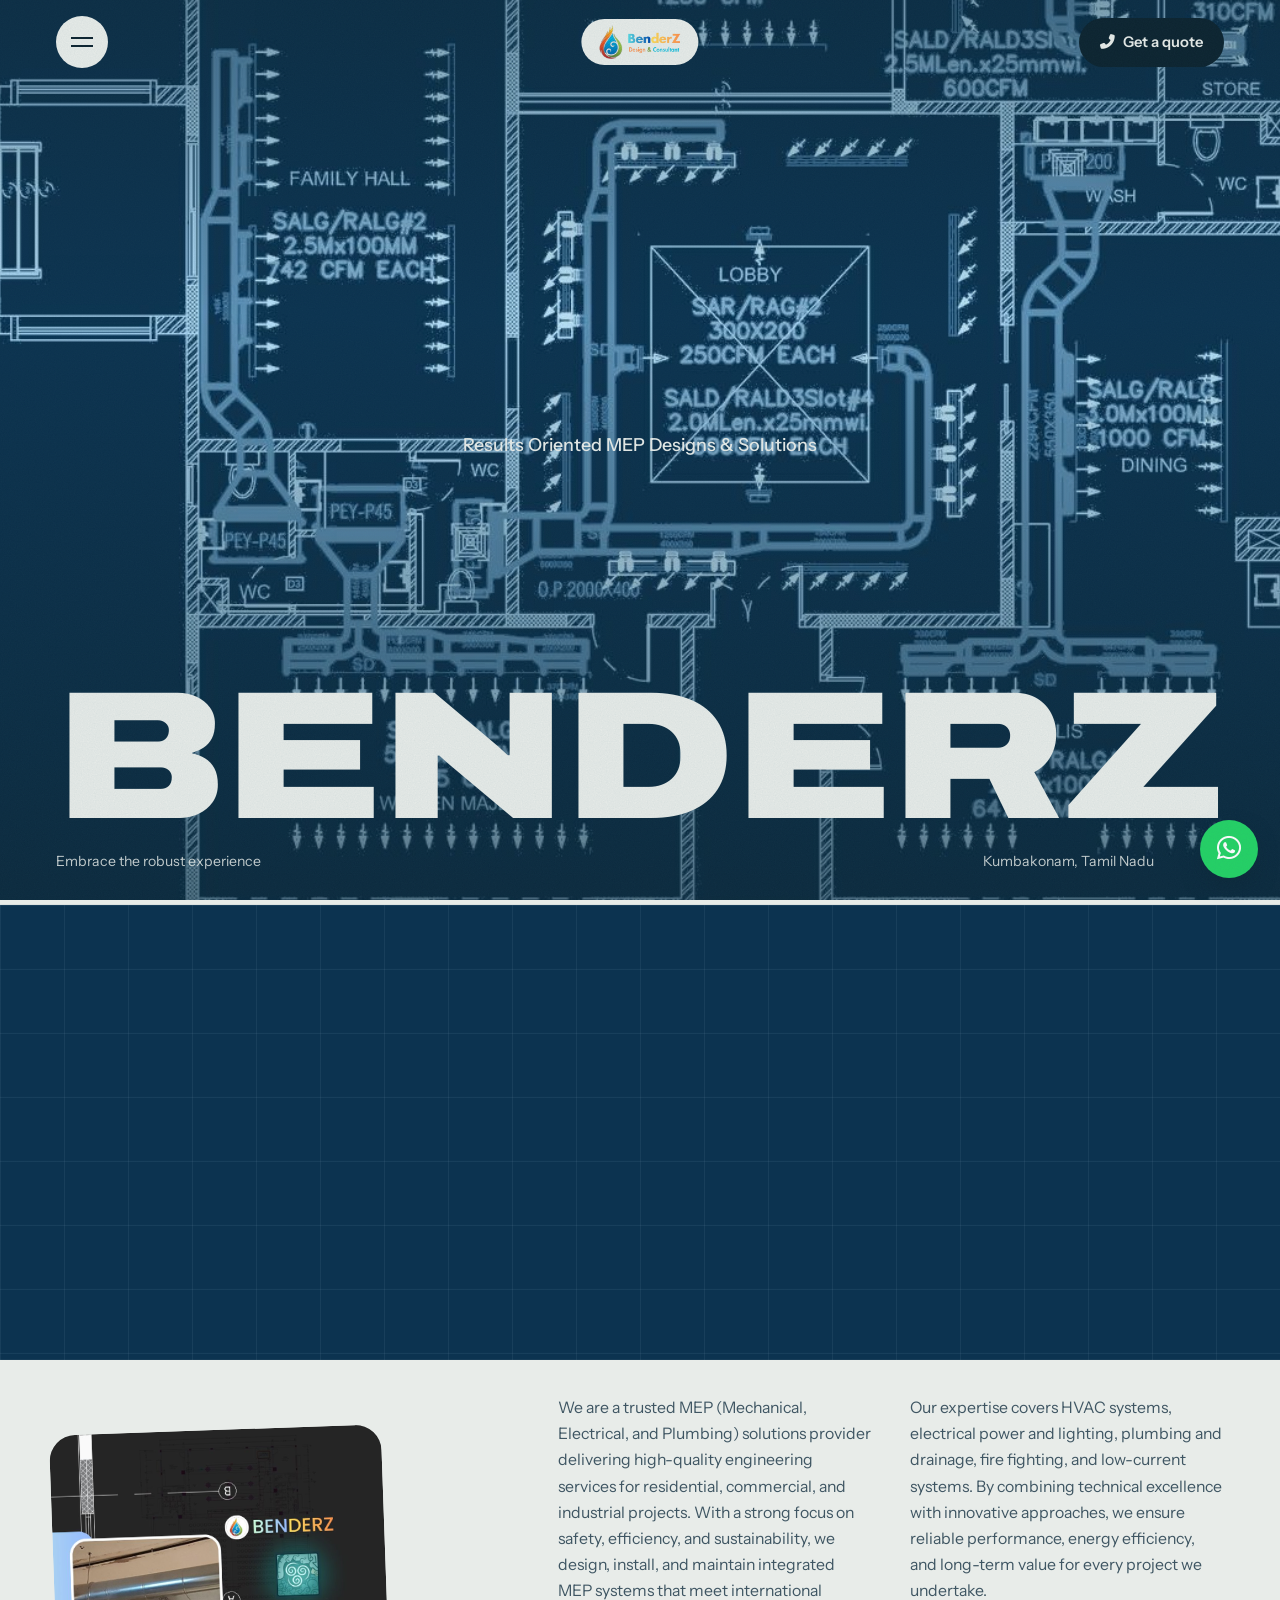
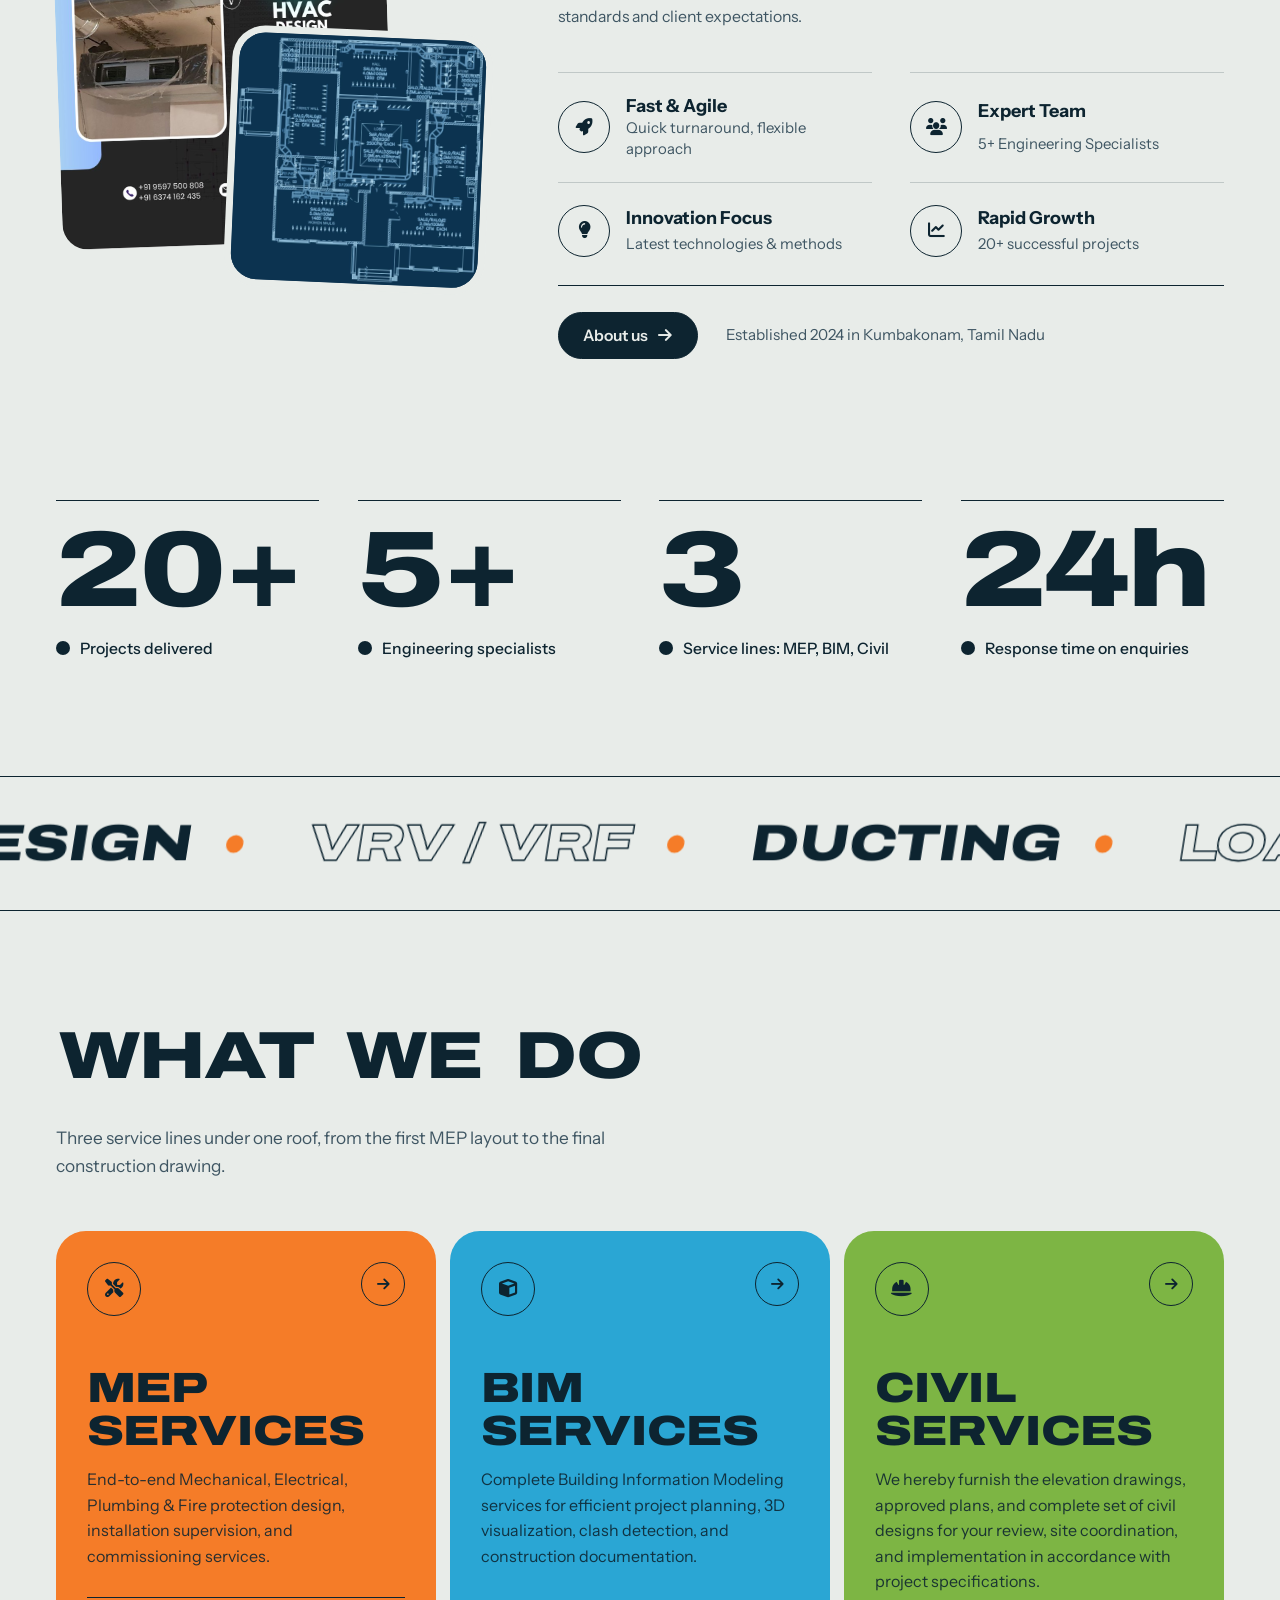
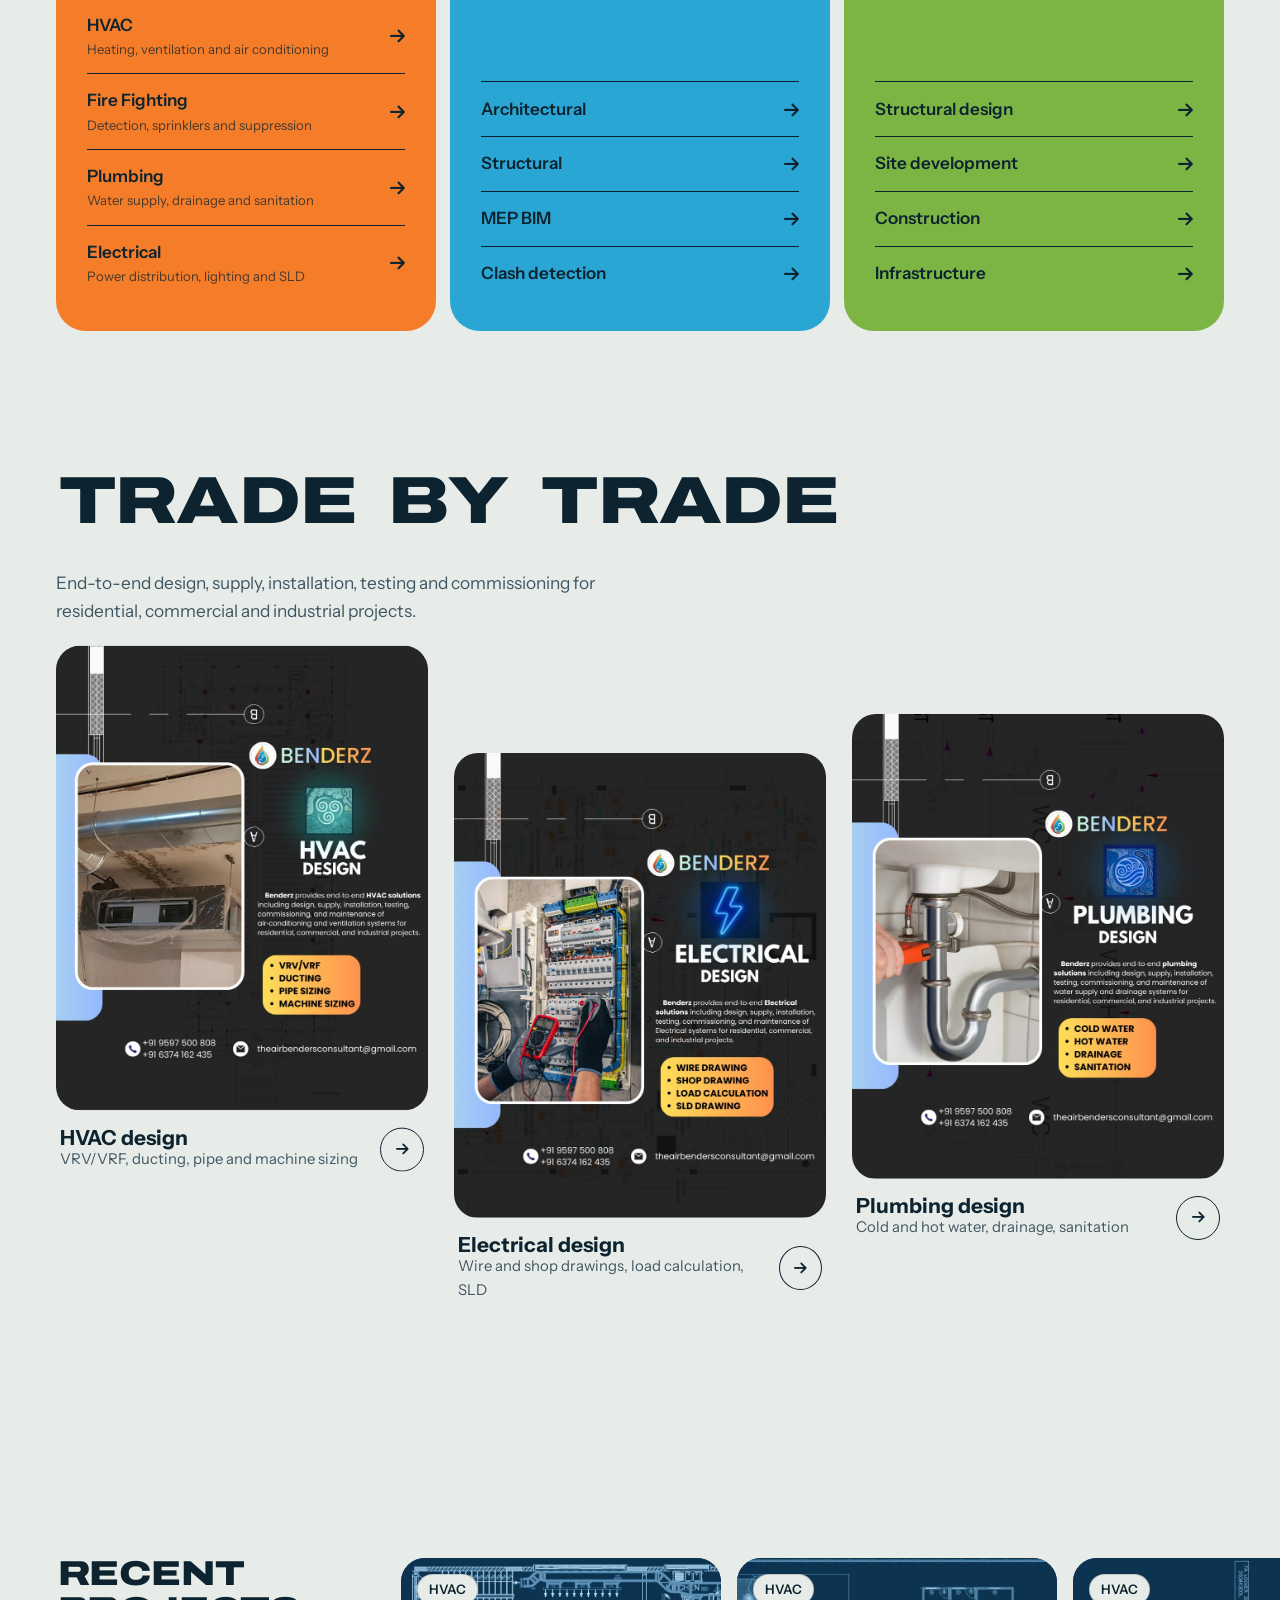
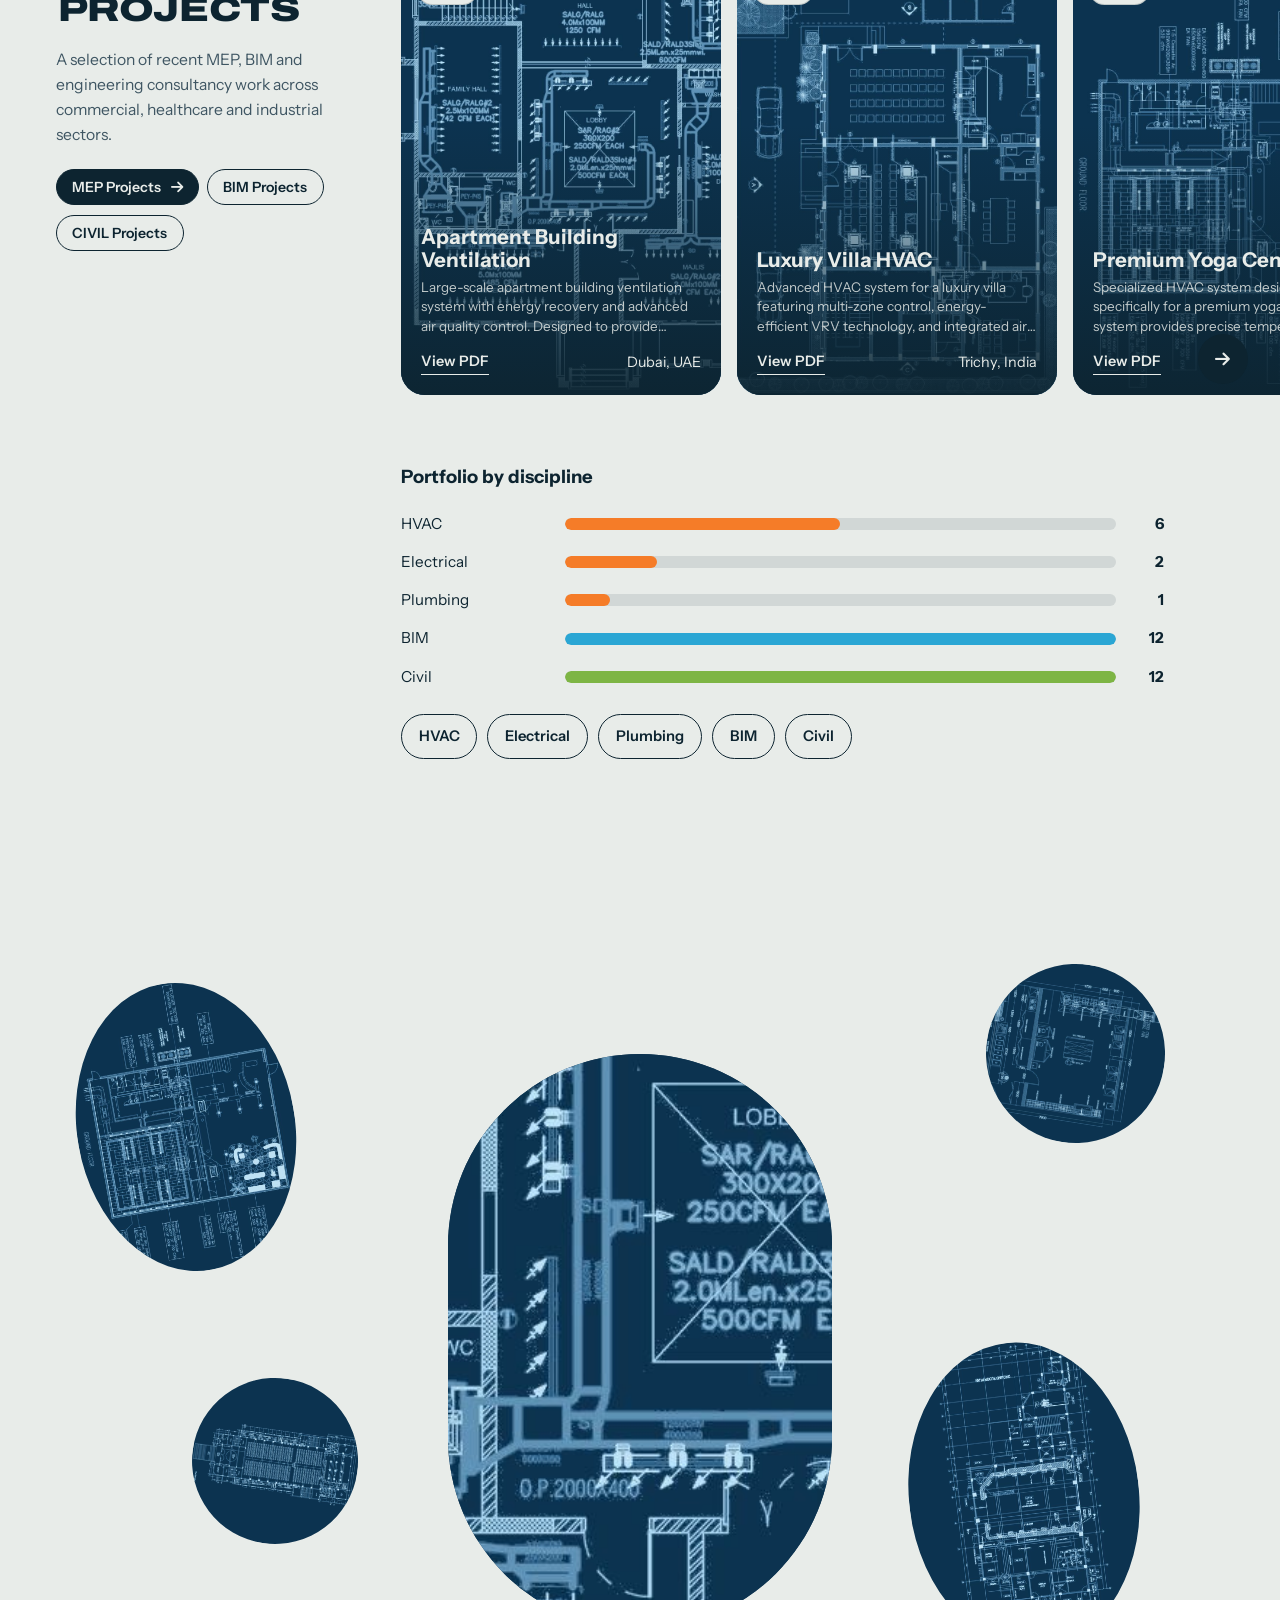
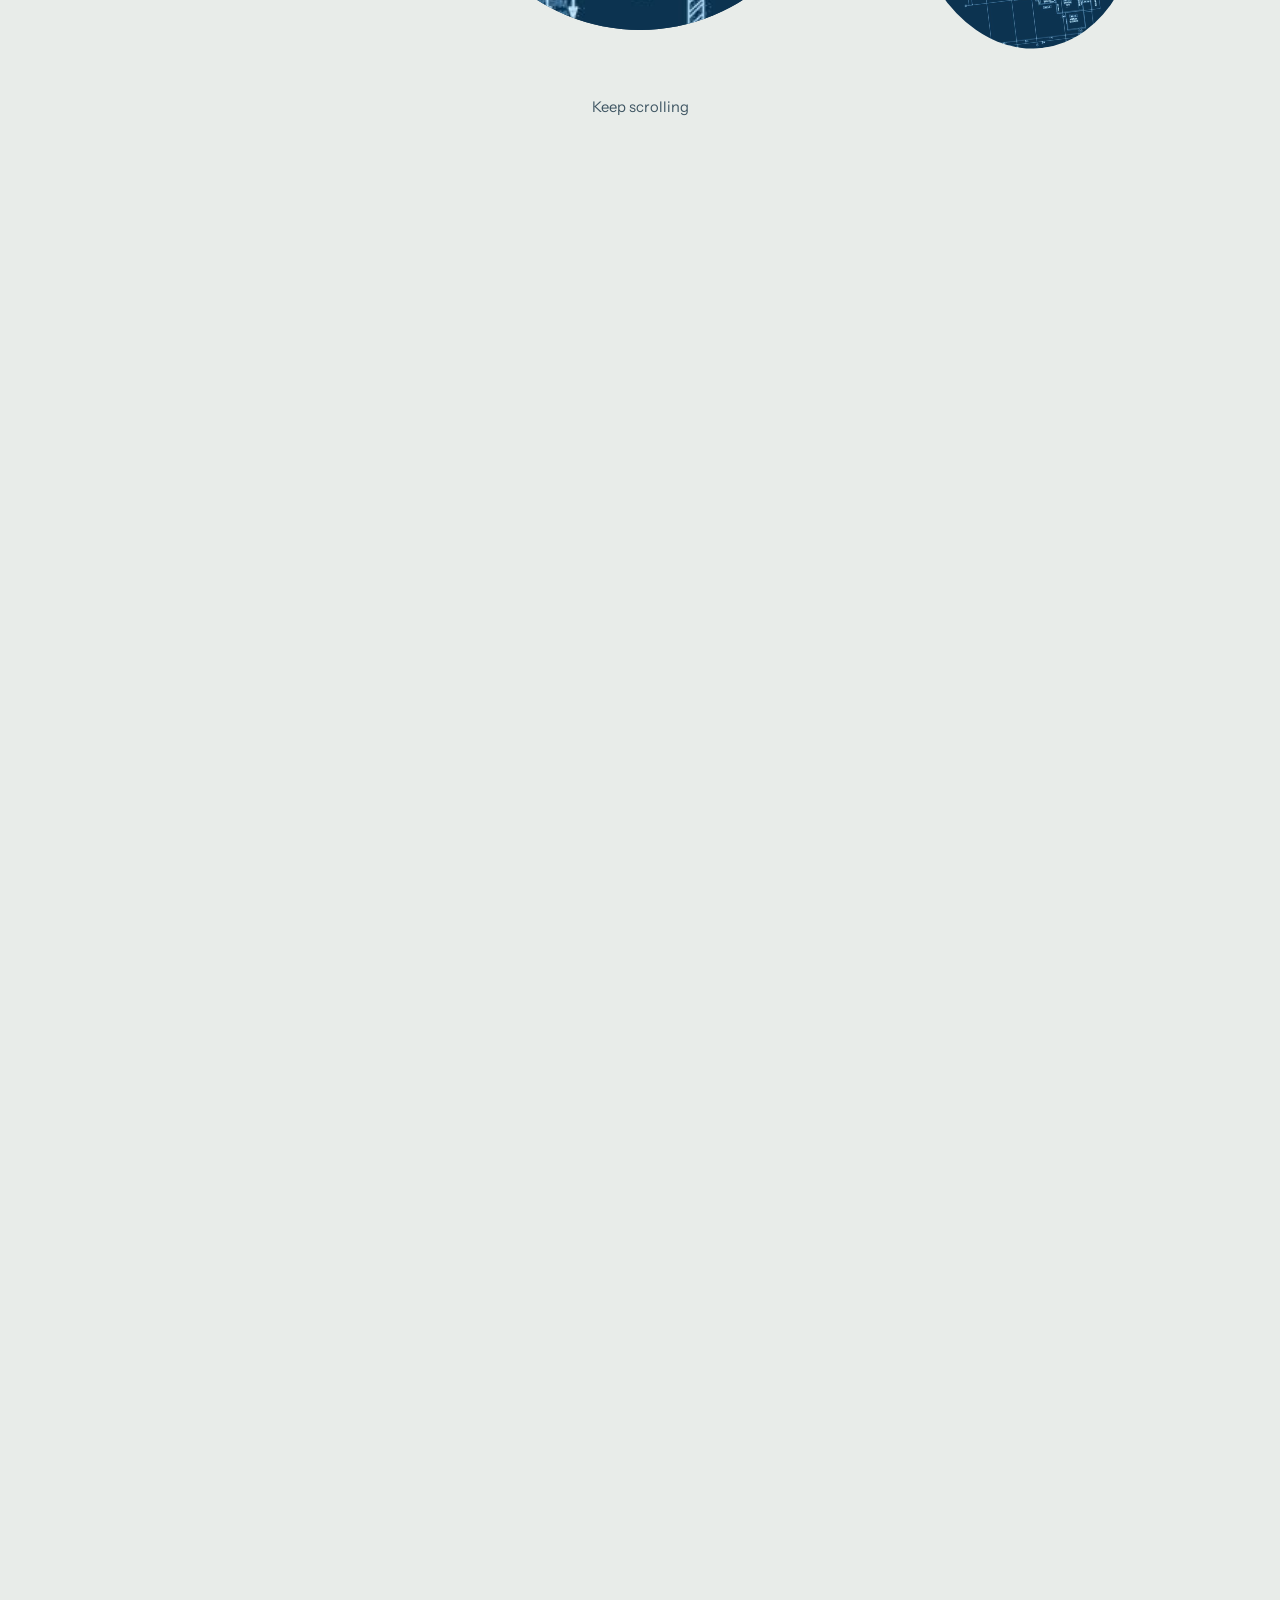
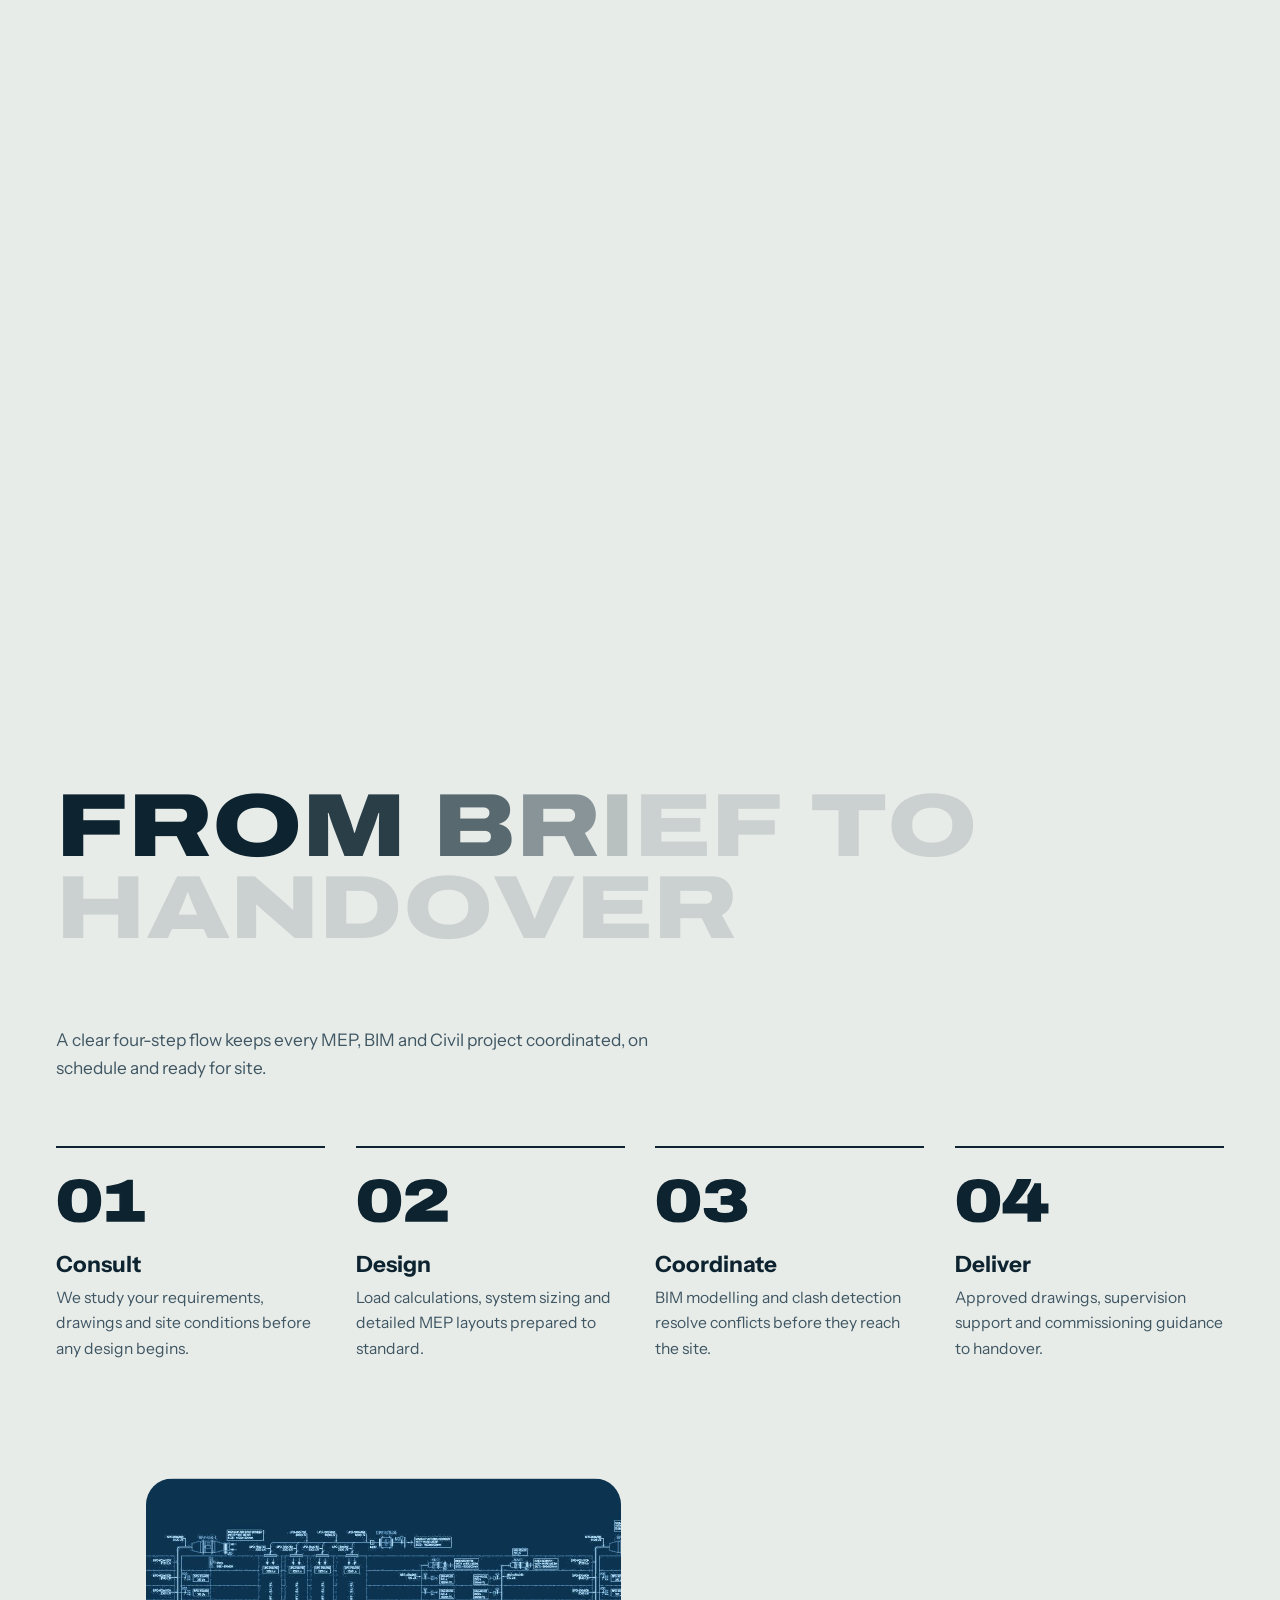
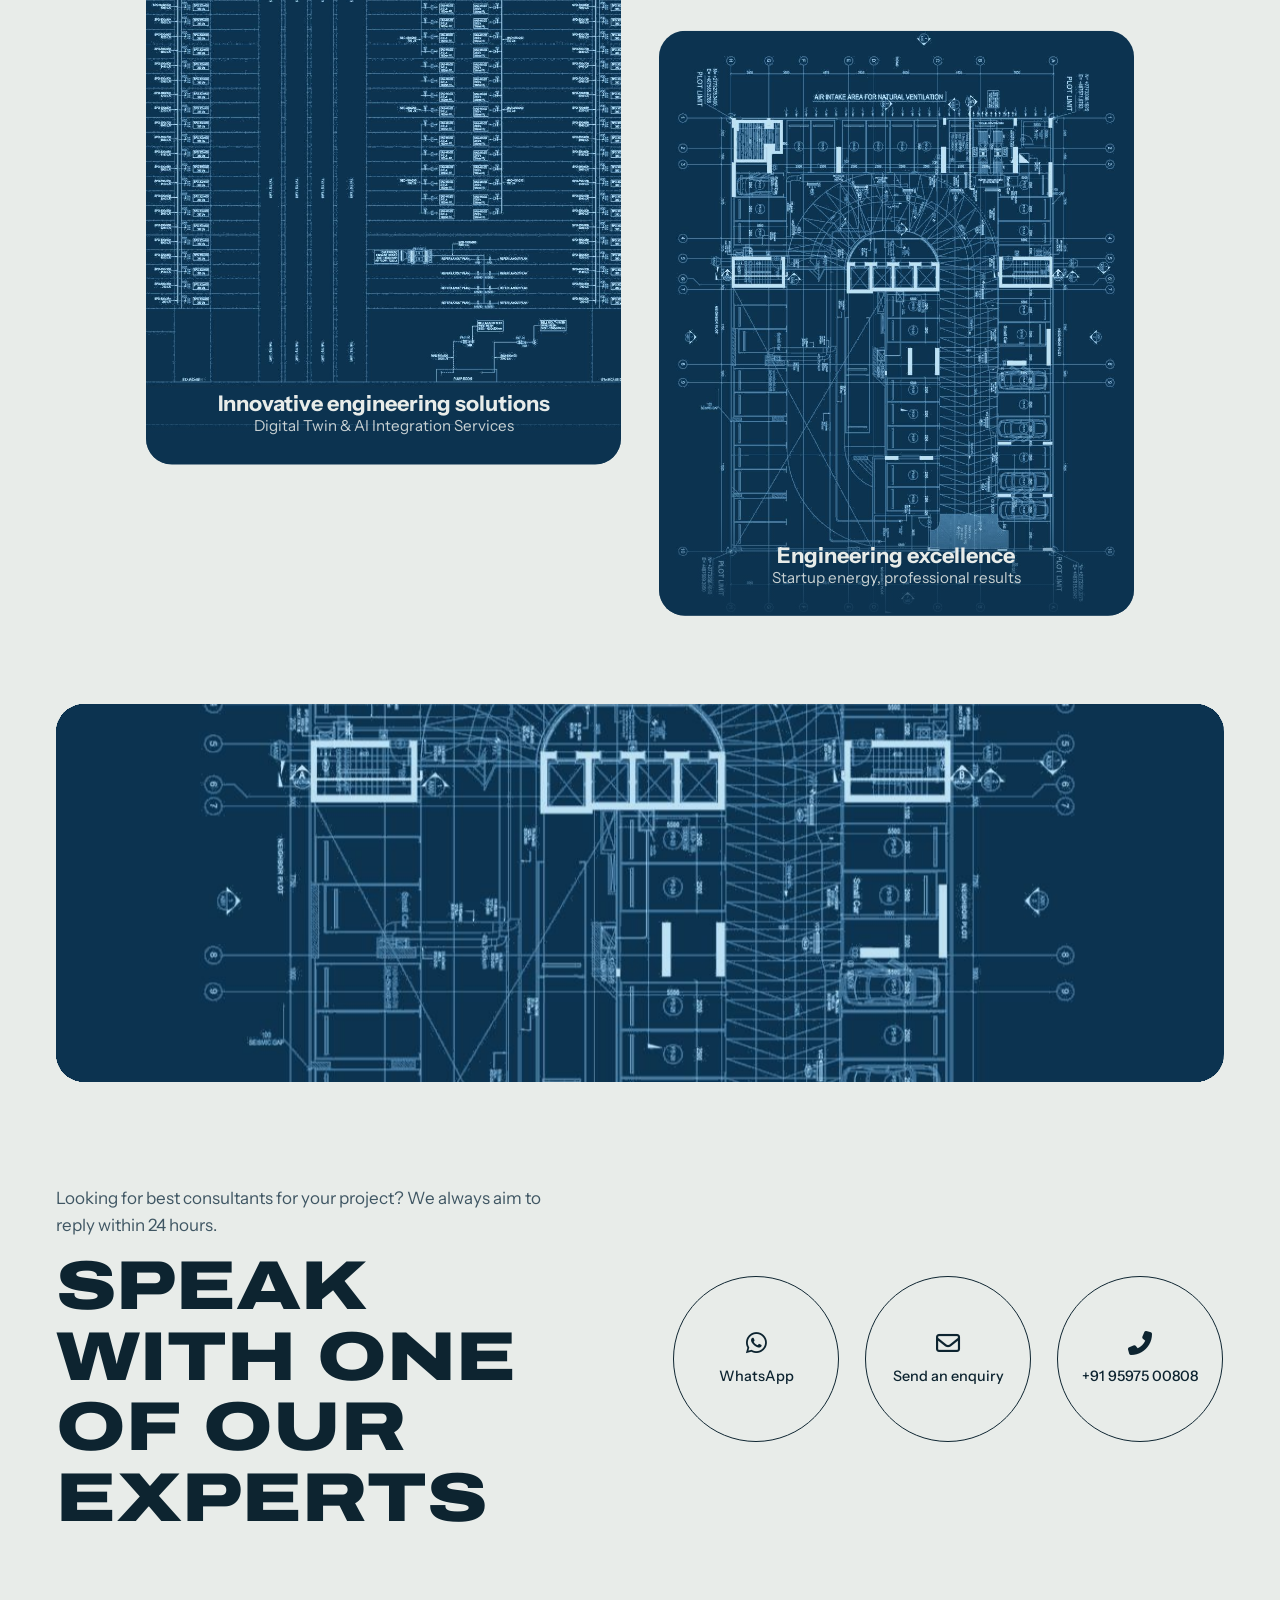
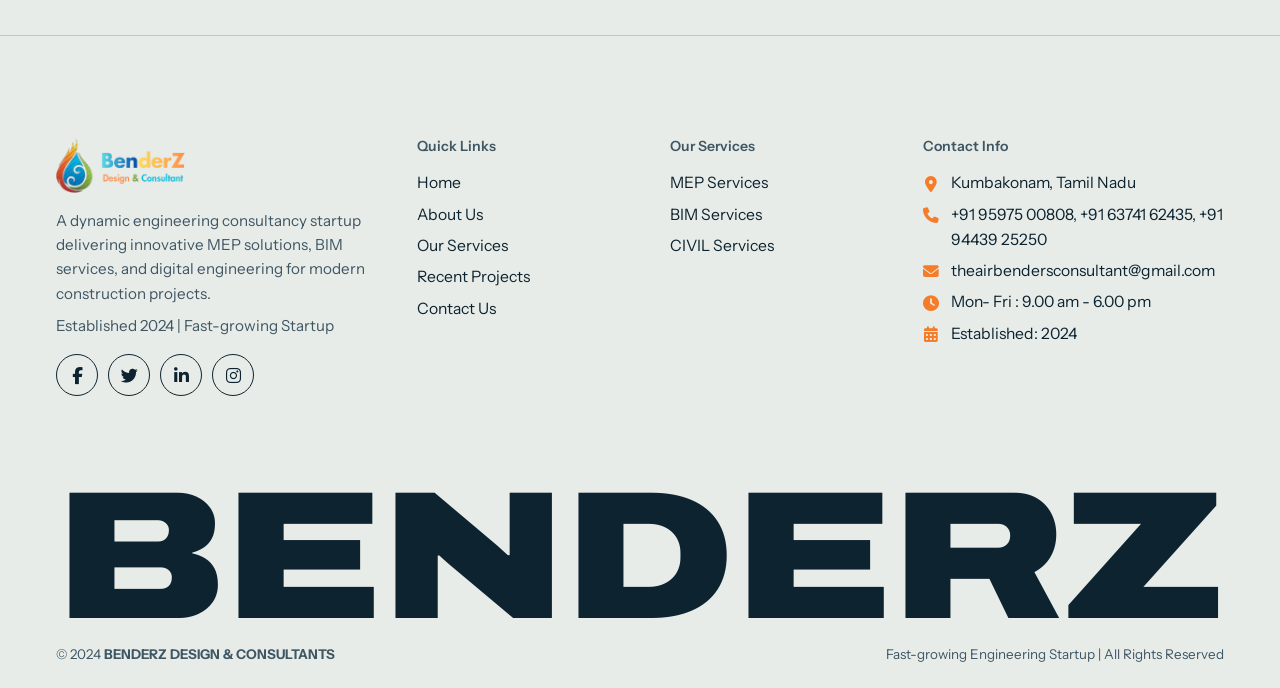
<file: index.html>
<!DOCTYPE html>
<html lang="en">
<head>
<meta charset="UTF-8">
<meta name="viewport" content="width=device-width, initial-scale=1.0">
<title>BENDERZ MEP - Design &amp; Consultants</title>
<meta name="description" content="BENDERZ Design &amp; Consultants - results oriented MEP designs, BIM services and civil engineering solutions from Kumbakonam, Tamil Nadu.">
<meta name="theme-color" content="#E8ECE9">
<link rel="icon" type="image/png" href="images/logo.png">
<link rel="stylesheet" href="vendor/fontawesome/css/all.min.css">
<link rel="stylesheet" href="css/fonts.css">
<link rel="stylesheet" href="css/style.css">
<script>document.documentElement.classList.add('js')</script>
</head>
<body>
<a class="skip-link" href="#main">Skip to content</a>
<div class="intro" id="intro" aria-hidden="true"><div class="in-top"></div><div class="in-bot"></div><div class="in-mid"><img src="images/logo.png" alt=""><div class="in-count"><b id="inNum">000</b><span>%</span></div><div class="in-line"><i id="inBar"></i></div><p>Design &amp; Consultants</p></div></div>
<header class="bar">
  <button class="burger" id="menuBtn" aria-label="Open menu" aria-expanded="false" aria-controls="menu"><span></span><span></span></button>
  <a class="bar-logo" href="index.html" aria-label="BENDERZ Design &amp; Consultants - Home"><img src="images/logo.png" alt="BENDERZ Design &amp; Consultant"></a>
  <a class="bar-cta" href="contact.html"><i class="fas fa-phone-alt"></i><span>Get a quote</span></a>
</header>
<nav class="menu" id="menu" aria-label="Main menu">
  <div class="menu-in">
    <ul class="menu-main">
      <li><a href="index.html" aria-current="page">Home</a></li>
      <li><a href="about.html">About</a></li>
      <li><a href="index.html#services">Services</a></li>
      <li><a href="index.html#projects">Projects</a></li>
      <li><a href="contact.html">Contact</a></li>
    </ul>
    <div class="menu-side">
      <div class="grp"><h4>MEP</h4><ul><li><a class="g-t" href="mep.html">MEP Services</a></li><li><a href="mep.html#hvac">HVAC</a></li><li><a href="mep.html#fire-fighting">Fire Fighting</a></li><li><a href="mep.html#plumbing">Plumbing</a></li><li><a href="mep.html#electrical">Electrical</a></li></ul><a class="g-t" href="meppro.html">MEP Projects</a></div>
      <div class="grp"><h4>BIM</h4><ul><li><a class="g-t" href="bim.html">BIM Services</a></li><li><a href="bim.html#architectural-bim">Architectural BIM</a></li><li><a href="bim.html#structural-bim">Structural BIM</a></li><li><a href="bim.html#mep-bim">MEP BIM</a></li><li><a href="bim.html#coordination">Clash Detection</a></li></ul><a class="g-t" href="bimpro.html">BIM Projects</a></div>
      <div class="grp"><h4>Civil</h4><ul><li><a class="g-t" href="civil.html">Civil Services</a></li><li><a href="civil.html#structural-design">Structural Design</a></li><li><a href="civil.html#site-development">Site Development</a></li><li><a href="civil.html#construction">Construction</a></li><li><a href="civil.html#infrastructure">Infrastructure</a></li></ul><a class="g-t" href="civilpro.html">Civil Projects</a></div>
      <div class="grp"><h4>Company</h4><ul><li><a class="g-t" href="about.html">About Us</a></li><li><a href="about.html#our-company">Our Company</a></li><li><a href="about.html#our-team">Our Team</a></li><li><a class="g-t" href="contact.html">Contact Us</a></li></ul></div>
    </div>
    <div class="menu-foot">
      <a href="tel:+919597500808"><i class="fas fa-phone-alt"></i>+91 95975 00808</a>
      <a href="mailto:theairbendersconsultant@gmail.com"><i class="fas fa-envelope"></i>theairbendersconsultant@gmail.com</a>
      <span><i class="fas fa-clock"></i>Mon - Fri, 9.00 am - 6.00 pm</span>
      <a href="https://wa.me/919597500808?text=Hello%20BENDERZ%20Team,%20I%20would%20like%20to%20discuss%20a%20project" target="_blank" rel="noopener"><i class="fab fa-whatsapp"></i>Chat on WhatsApp</a>
    </div>
  </div>
</nav>
<main id="main">
<section class="hero" id="home" aria-label="BENDERZ Design and Consultants">
  <div class="hero-bg"><div class="bp" aria-hidden="true"><img src="images/projects/bp-villa-dubai.jpg" alt=""></div>
  <img class="hero-photo" src="https://images.unsplash.com/photo-1541888946425-d81bb19240f5?ixlib=rb-4.0.3&auto=format&fit=crop&w=2000&q=80" alt="" fetchpriority="high" onerror="this.remove()"></div>
  <p class="hero-line"><span>Results Oriented MEP Designs &amp; Solutions</span><span>Digital Twin &amp; AI Integration Services</span><span>Startup Energy, Professional Results</span></p>
  <h1 class="wordmark" data-fit aria-label="BENDERZ Design &amp; Consultants"><span style="--i:0" aria-hidden="true">B</span><span style="--i:1" aria-hidden="true">E</span><span style="--i:2" aria-hidden="true">N</span><span style="--i:3" aria-hidden="true">D</span><span style="--i:4" aria-hidden="true">E</span><span style="--i:5" aria-hidden="true">R</span><span style="--i:6" aria-hidden="true">Z</span></h1>
  <div class="hero-meta"><span>Embrace the robust experience</span><span>Kumbakonam, Tamil Nadu</span></div>
</section>

<section class="sec about" id="about"><div class="wrap">
  <div class="about-top">
    <h2 class="disp">Dynamic Engineering Innovators</h2>
    <div class="about-lead"><p class="scrub"><strong>BENDERZ Design &amp; Consultant</strong> is a forward-thinking engineering design and consultancy firm that emerged just 6 months ago with a vision to revolutionize MEP (Mechanical, Electrical, Plumbing) solutions through cutting-edge technology and innovative approaches.</p></div>
  </div>
  <div class="about-body">
    <div class="collage" aria-hidden="true">
      <div class="c1 tilein"><img src="images/hvac-poster.jpg" alt="" loading="lazy"></div>
      <div class="c2 tilein"><img src="images/projects/bp-villa-dubai.jpg" alt="" loading="lazy"></div>
    </div>
    <div class="about-copy">
      <div class="two-col reveal">
        <p>We are a trusted MEP (Mechanical, Electrical, and Plumbing) solutions provider delivering high-quality engineering services for residential, commercial, and industrial projects. With a strong focus on safety, efficiency, and sustainability, we design, install, and maintain integrated MEP systems that meet international standards and client expectations.</p>
        <p>Our expertise covers HVAC systems, electrical power and lighting, plumbing and drainage, fire fighting, and low-current systems. By combining technical excellence with innovative approaches, we ensure reliable performance, energy efficiency, and long-term value for every project we undertake.</p>
      </div>
      <div class="caps" data-stagger>
        <div class="cap reveal"><span class="circle-ic"><i class="fas fa-rocket"></i></span><h4>Fast &amp; Agile</h4><p>Quick turnaround, flexible approach</p></div>
        <div class="cap reveal"><span class="circle-ic"><i class="fas fa-users"></i></span><h4>Expert Team</h4><p>5+ Engineering Specialists</p></div>
        <div class="cap reveal"><span class="circle-ic"><i class="fas fa-lightbulb"></i></span><h4>Innovation Focus</h4><p>Latest technologies &amp; methods</p></div>
        <div class="cap reveal"><span class="circle-ic"><i class="fas fa-chart-line"></i></span><h4>Rapid Growth</h4><p>20+ successful projects</p></div>
      </div>
      <div class="about-foot reveal"><a href="about.html" class="btn btn-dark">About us <i class="fas fa-arrow-right"></i></a><span>Established 2024 in Kumbakonam, Tamil Nadu</span></div>
    </div>
  </div>
</div></section>

<div class="numbers" data-stagger>
  <div class="num reveal"><b><span data-count="20">0</span>+</b><span class="dot-label">Projects delivered</span></div>
  <div class="num reveal"><b><span data-count="5">0</span>+</b><span class="dot-label">Engineering specialists</span></div>
  <div class="num reveal"><b><span data-count="3">0</span></b><span class="dot-label">Service lines: MEP, BIM, Civil</span></div>
  <div class="num reveal"><b><span data-count="24">0</span>h</b><span class="dot-label">Response time on enquiries</span></div>
</div>

<div class="marquee" aria-hidden="true"><div class="mq-track"><span>HVAC Design</span><span>VRV / VRF</span><span>Ducting</span><span>Load Calculation</span><span>Electrical SLD</span><span>Plumbing</span><span>Fire Fighting</span><span>BIM Modelling</span><span>Clash Detection</span><span>Structural Design</span><span>Digital Twin</span><span>Site Development</span><span>HVAC Design</span><span>VRV / VRF</span><span>Ducting</span><span>Load Calculation</span><span>Electrical SLD</span><span>Plumbing</span><span>Fire Fighting</span><span>BIM Modelling</span><span>Clash Detection</span><span>Structural Design</span><span>Digital Twin</span><span>Site Development</span></div></div>

<section class="sec" id="services" style="padding-top:0"><div class="wrap">
  <div class="svc-head"><h2 class="disp h-big reveal">What we do</h2><p class="lead reveal">Three service lines under one roof, from the first MEP layout to the final construction drawing.</p></div>
  <div class="svc-row" data-stagger>
    <article class="svc reveal">
      <div class="top"><span class="circle-ic"><i class="fas fa-tools"></i></span><span class="arrow-ic"><i class="fas fa-arrow-right"></i></span></div>
      <h3><a href="mep.html">MEP Services</a></h3>
      <p>End-to-end Mechanical, Electrical, Plumbing &amp; Fire protection design, installation supervision, and commissioning services.</p>
      <ul>
        <li><a href="mep.html#hvac"><span>HVAC<small>Heating, ventilation and air conditioning</small></span><i class="fas fa-arrow-right"></i></a></li>
        <li><a href="mep.html#fire-fighting"><span>Fire Fighting<small>Detection, sprinklers and suppression</small></span><i class="fas fa-arrow-right"></i></a></li>
        <li><a href="mep.html#plumbing"><span>Plumbing<small>Water supply, drainage and sanitation</small></span><i class="fas fa-arrow-right"></i></a></li>
        <li><a href="mep.html#electrical"><span>Electrical<small>Power distribution, lighting and SLD</small></span><i class="fas fa-arrow-right"></i></a></li>
      </ul>
    </article>
    <article class="svc bim reveal">
      <div class="top"><span class="circle-ic"><i class="fas fa-cube"></i></span><span class="arrow-ic"><i class="fas fa-arrow-right"></i></span></div>
      <h3><a href="bim.html">BIM Services</a></h3>
      <p>Complete Building Information Modeling services for efficient project planning, 3D visualization, clash detection, and construction documentation.</p>
      <ul>
        <li><a href="bim.html#architectural-bim"><span>Architectural</span><i class="fas fa-arrow-right"></i></a></li>
        <li><a href="bim.html#structural-bim"><span>Structural</span><i class="fas fa-arrow-right"></i></a></li>
        <li><a href="bim.html#mep-bim"><span>MEP BIM</span><i class="fas fa-arrow-right"></i></a></li>
        <li><a href="bim.html#coordination"><span>Clash detection</span><i class="fas fa-arrow-right"></i></a></li>
      </ul>
    </article>
    <article class="svc civil reveal">
      <div class="top"><span class="circle-ic"><i class="fas fa-helmet-safety"></i></span><span class="arrow-ic"><i class="fas fa-arrow-right"></i></span></div>
      <h3><a href="civil.html">Civil Services</a></h3>
      <p>We hereby furnish the elevation drawings, approved plans, and complete set of civil designs for your review, site coordination, and implementation in accordance with project specifications.</p>
      <ul>
        <li><a href="civil.html#structural-design"><span>Structural design</span><i class="fas fa-arrow-right"></i></a></li>
        <li><a href="civil.html#site-development"><span>Site development</span><i class="fas fa-arrow-right"></i></a></li>
        <li><a href="civil.html#construction"><span>Construction</span><i class="fas fa-arrow-right"></i></a></li>
        <li><a href="civil.html#infrastructure"><span>Infrastructure</span><i class="fas fa-arrow-right"></i></a></li>
      </ul>
    </article>
  </div>
</div></section>

<section class="sec" style="padding-top:0"><div class="wrap">
  <div class="trades-head"><h2 class="disp h-big reveal">Trade by trade</h2><p class="lead reveal">End-to-end design, supply, installation, testing and commissioning for residential, commercial and industrial projects.</p></div>
  <div class="trades" data-stagger>
    <a class="t reveal" href="mep.html#hvac"><figure><div class="tilein"><img src="images/hvac-poster.jpg" alt="HVAC design poster: VRV/VRF, ducting, pipe sizing, machine sizing" loading="lazy"></div><figcaption><div><h3>HVAC design</h3><p>VRV/VRF, ducting, pipe and machine sizing</p></div><span class="arrow-ic"><i class="fas fa-arrow-right"></i></span></figcaption></figure></a>
    <a class="t reveal" href="mep.html#electrical"><figure><div class="tilein"><img src="images/electrical-poster.jpg" alt="Electrical design poster: wire drawing, shop drawing, load calculation, SLD" loading="lazy"></div><figcaption><div><h3>Electrical design</h3><p>Wire and shop drawings, load calculation, SLD</p></div><span class="arrow-ic"><i class="fas fa-arrow-right"></i></span></figcaption></figure></a>
    <a class="t reveal" href="mep.html#plumbing"><figure><div class="tilein"><img src="images/plumbing-poster.jpg" alt="Plumbing design poster: cold water, hot water, drainage, sanitation" loading="lazy"></div><figcaption><div><h3>Plumbing design</h3><p>Cold and hot water, drainage, sanitation</p></div><span class="arrow-ic"><i class="fas fa-arrow-right"></i></span></figcaption></figure></a>
  </div>
</div></section>

<section class="work" id="projects">
  <div class="work-head">
    <h2 class="disp reveal">Recent projects</h2>
    <p class="reveal">A selection of recent MEP, BIM and engineering consultancy work across commercial, healthcare and industrial sectors.</p>
    <div class="reveal"><a href="meppro.html" class="btn btn-dark btn-sm">MEP Projects <i class="fas fa-arrow-right"></i></a><a href="bimpro.html" class="btn btn-ghost btn-sm">BIM Projects</a><a href="civilpro.html" class="btn btn-ghost btn-sm">CIVIL Projects</a></div>
  </div>
  <div class="rail-wrap">
    <div class="rail" data-stagger tabindex="0" aria-label="Recent projects, scroll horizontally">
<article class="pc dwg"><img src="images/projects/bp-villa-dubai.jpg" alt="Apartment Building Ventilation drawing" loading="lazy"><span class="tag">HVAC</span><div class="pin"><h3>Apartment Building Ventilation</h3><p>Large-scale apartment building ventilation system with energy recovery and advanced air quality control. Designed to provide optimal indoor environment while maximizing energy efficiency and occupant comfort.</p><div class="row"><a href="pdf/HVAC/06-VILLA-DUBAI.pdf" target="_blank" rel="noopener" aria-label="View PDF: Apartment Building Ventilation">View PDF</a><span>Dubai, UAE</span></div></div></article>
<article class="pc dwg"><img src="images/projects/bp-villa.jpg" alt="Luxury Villa HVAC drawing" loading="lazy"><span class="tag">HVAC</span><div class="pin"><h3>Luxury Villa HVAC</h3><p>Advanced HVAC system for a luxury villa featuring multi-zone control, energy-efficient VRV technology, and integrated air purification systems. Designed for optimal indoor air quality and energy efficiency.</p><div class="row"><a href="pdf/HVAC/03-VILLA.pdf" target="_blank" rel="noopener" aria-label="View PDF: Luxury Villa HVAC">View PDF</a><span>Trichy, India</span></div></div></article>
<article class="pc dwg"><img src="images/projects/bp-yoga.jpg" alt="Premium Yoga Centre drawing" loading="lazy"><span class="tag">HVAC</span><div class="pin"><h3>Premium Yoga Centre</h3><p>Specialized HVAC system designed specifically for a premium yoga centre. The system provides precise temperature and humidity control, energy recovery ventilation, and silent operation to create an optimal environment for yoga practice and meditation.</p><div class="row"><a href="pdf/HVAC/01-YOGA CENTRE.pdf" target="_blank" rel="noopener" aria-label="View PDF: Premium Yoga Centre">View PDF</a><span>Dubai, UAE</span></div></div></article>
<article class="pc dwg"><img src="images/projects/bp-marriage-hall.jpg" alt="Grand Marriage Hall drawing" loading="lazy"><span class="tag">HVAC</span><div class="pin"><h3>Grand Marriage Hall</h3><p>High-capacity HVAC system for a large marriage hall designed to handle peak occupancy during events. Features zone control, efficient air distribution, and rapid cooling capabilities to maintain comfortable temperatures even during crowded gatherings.</p><div class="row"><a href="pdf/HVAC/02-MARRIAGE HALL-Asoor.pdf" target="_blank" rel="noopener" aria-label="View PDF: Grand Marriage Hall">View PDF</a><span>Kumbakonam, India</span></div></div></article>
<article class="pc dwg"><img src="images/projects/bp-restaurant.jpg" alt="Fine Dining Restaurant drawing" loading="lazy"><span class="tag">HVAC</span><div class="pin"><h3>Fine Dining Restaurant</h3><p>Commercial HVAC system for a fine dining restaurant featuring specialized kitchen exhaust systems, dining area climate control, and advanced odor management. Designed to maintain optimal dining environment while efficiently managing kitchen ventilation.</p><div class="row"><a href="pdf/HVAC/04-RESTUARANT.pdf" target="_blank" rel="noopener" aria-label="View PDF: Fine Dining Restaurant">View PDF</a><span>Chennai, India</span></div></div></article>
<article class="pc dwg"><img src="images/projects/bp-kitchen.jpg" alt="Commercial Kitchen Ventilation drawing" loading="lazy"><span class="tag">HVAC</span><div class="pin"><h3>Commercial Kitchen Ventilation</h3><p>Specialized kitchen hood ventilation system designed for commercial kitchens with high heat load requirements. Features efficient smoke extraction, heat recovery, and grease filtration systems for safe and comfortable kitchen environment.</p><div class="row"><a href="pdf/HVAC/05-KITCHEN  VENTILATION-A3-SIZE.pdf" target="_blank" rel="noopener" aria-label="View PDF: Commercial Kitchen Ventilation">View PDF</a><span>Dubai, UAE</span></div></div></article>
<article class="pc"><img src="images/electrical-poster.jpg" alt="Multi Speciality Hospital drawing" loading="lazy"><span class="tag">Electrical</span><div class="pin"><h3>Multi Speciality Hospital</h3><p>Complete electrical system design for a state-of-the-art multi-speciality hospital. This project involved designing and implementing a comprehensive electrical infrastructure including emergency power systems, medical grade wiring, intelligent lighting control, and specialized electrical systems for medical equipment. The design ensures uninterrupted power supply and optimal functionality for critical healthcare services.</p><div class="row"><a href="pdf/electrical/1-MULTI-SPECLITY HOSPITAL.pdf" target="_blank" rel="noopener" aria-label="View PDF: Multi Speciality Hospital">View PDF</a><span>Dubai, UAE</span></div></div></article>
<article class="pc"><img src="images/electrical-poster.jpg" alt="Luxury Residential Villa drawing" loading="lazy"><span class="tag">Electrical</span><div class="pin"><h3>Luxury Residential Villa</h3><p>Comprehensive electrical design for a luxury residential villa featuring smart home automation, energy-efficient lighting systems, advanced power distribution, and integrated security systems. The project incorporated modern electrical solutions for comfort, safety, and energy conservation.</p><div class="row"><a href="pdf/electrical/2-RESIDENTIAL.pdf" target="_blank" rel="noopener" aria-label="View PDF: Luxury Residential Villa">View PDF</a><span>Chennai, India</span></div></div></article>
<article class="pc"><img src="images/plumbing-poster.jpg" alt="Residential Plumbing System drawing" loading="lazy"><span class="tag">Plumbing</span><div class="pin"><h3>Residential Plumbing System</h3><p>Complete plumbing system for a luxury residential complex including water supply, drainage, sewage treatment, water recycling, and rainwater harvesting systems. Designed for efficiency, reliability, and sustainability.</p><div class="row"><a href="pdf/plumbing/1-RESIDENTIAL- PLUMBING.pdf" target="_blank" rel="noopener" aria-label="View PDF: Residential Plumbing System">View PDF</a><span>Dubai, UAE</span></div></div></article>
    </div>
    <button class="rail-btn prev" aria-label="Previous projects"><i class="fas fa-arrow-left"></i></button>
    <button class="rail-btn next" aria-label="Next projects"><i class="fas fa-arrow-right"></i></button>
    <div class="bars">
      <h3>Portfolio by discipline</h3>
      <div class="bar-row"><span>HVAC</span><div class="tr"><i style="--w:50.0%;--c:var(--flame)"></i></div><b>6</b></div><div class="bar-row"><span>Electrical</span><div class="tr"><i style="--w:16.7%;--c:var(--flame)"></i></div><b>2</b></div><div class="bar-row"><span>Plumbing</span><div class="tr"><i style="--w:8.3%;--c:var(--flame)"></i></div><b>1</b></div><div class="bar-row"><span>BIM</span><div class="tr"><i style="--w:100.0%;--c:var(--water)"></i></div><b>12</b></div><div class="bar-row"><span>Civil</span><div class="tr"><i style="--w:100.0%;--c:var(--leaf)"></i></div><b>12</b></div>
      <div class="chips-row"><a href="meppro.html#hvac-projects">HVAC</a><a href="meppro.html#electrical-projects">Electrical</a><a href="meppro.html#plumbing-projects">Plumbing</a><a href="bimpro.html">BIM</a><a href="civilpro.html">Civil</a></div>
    </div>
  </div>
</section>

<section class="expand" aria-label="Engineered to build"><div class="ex-stick">
  <div class="ex-sat" aria-hidden="true" style="--x:6%;--y:12%;--w:17vw;--tx:-34vw;--ty:-22vh;--r:-10deg;--ar:3/4"><img src="images/projects/bp-yoga.jpg" alt=""></div>
  <div class="ex-sat" aria-hidden="true" style="--x:15%;--y:56%;--w:13vw;--tx:-30vw;--ty:24vh;--r:8deg;--ar:1"><img src="images/projects/bp-marriage-hall.jpg" alt=""></div>
  <div class="ex-sat" aria-hidden="true" style="--x:77%;--y:10%;--w:14vw;--tx:32vw;--ty:-22vh;--r:9deg;--ar:1"><img src="images/projects/bp-kitchen.jpg" alt=""></div>
  <div class="ex-sat" aria-hidden="true" style="--x:71%;--y:52%;--w:18vw;--tx:30vw;--ty:24vh;--r:-7deg;--ar:3/4"><img src="images/projects/bp-restaurant.jpg" alt=""></div>
  <div class="ex-main"><img class="bpimg" src="images/projects/bp-villa-dubai.jpg" alt="">
    <div class="ex-copy on-dark"><p class="k">From the first layout to the final drawing</p><h2>Engineered to build</h2><p class="s">HVAC, electrical, plumbing and fire fighting designed together, then coordinated in BIM so conflicts are solved on screen before they reach the site.</p><a href="index.html#services" class="btn btn-primary">Our services <i class="fas fa-arrow-right"></i></a></div>
  </div>
  <p class="ex-hint">Keep scrolling</p>
</div></section>

<section class="sec" id="process"><div class="wrap">
  <h2 class="proc-h" data-chars>From brief to handover</h2>
  <p class="lead reveal" style="margin-bottom:clamp(34px,5vw,64px)">A clear four-step flow keeps every MEP, BIM and Civil project coordinated, on schedule and ready for site.</p>
  <div class="process" data-stagger>
    <article class="step"><span class="n">01</span><h3>Consult</h3><p>We study your requirements, drawings and site conditions before any design begins.</p></article>
    <article class="step"><span class="n">02</span><h3>Design</h3><p>Load calculations, system sizing and detailed MEP layouts prepared to standard.</p></article>
    <article class="step"><span class="n">03</span><h3>Coordinate</h3><p>BIM modelling and clash detection resolve conflicts before they reach the site.</p></article>
    <article class="step"><span class="n">04</span><h3>Deliver</h3><p>Approved drawings, supervision support and commissioning guidance to handover.</p></article>
  </div>
</div></section>

<div class="duo">
  <figure class="blur-in"><img src="images/projects/bp-riser.jpg" alt="MEP riser diagram" loading="lazy"><figcaption><h3>Innovative engineering solutions</h3><p>Digital Twin &amp; AI Integration Services</p></figcaption></figure>
  <figure class="blur-in"><img src="images/projects/bp-ventilation.jpg" alt="Ventilation layout drawing" loading="lazy"><figcaption><h3>Engineering excellence</h3><p>Startup energy, professional results</p></figcaption></figure>
</div>

<div class="strip"><img data-par src="images/projects/bp-ventilation.jpg" alt="" loading="lazy"></div>
<section class="talk"><div><p class="k reveal">Looking for best consultants for your project? We always aim to reply within 24 hours.</p><h2 data-chars>Speak with one of our experts</h2></div>
  <div class="orbs" data-stagger>
    <a class="orb reveal" href="https://wa.me/919597500808?text=Hello%20BENDERZ%20Team,%20I%20would%20like%20to%20discuss%20a%20project" target="_blank" rel="noopener"><i class="fab fa-whatsapp"></i>WhatsApp</a>
    <a class="orb reveal" href="contact.html"><i class="far fa-envelope"></i>Send an enquiry</a>
    <a class="orb reveal" href="tel:+919597500808"><i class="fas fa-phone-alt"></i>+91 95975 00808</a>
  </div></section>
</main>
<footer class="site-footer">
  <div class="foot-grid">
    <div class="foot-brand">
      <a href="index.html" class="foot-logo" aria-label="BENDERZ Design &amp; Consultants - Home"><img src="images/logo.png" alt="BENDERZ Design &amp; Consultant"></a>
      <p>A dynamic engineering consultancy startup delivering innovative MEP solutions, BIM services, and digital engineering for modern construction projects.</p>
      <p>Established 2024 | Fast-growing Startup</p>
      <div class="socials">
        <a href="#" aria-label="Facebook"><i class="fab fa-facebook-f"></i></a>
        <a href="#" aria-label="Twitter"><i class="fab fa-twitter"></i></a>
        <a href="#" aria-label="LinkedIn"><i class="fab fa-linkedin-in"></i></a>
        <a href="#" aria-label="Instagram"><i class="fab fa-instagram"></i></a>
      </div>
    </div>
    <div class="foot-links"><h4>Quick Links</h4><ul>
      <li><a href="index.html">Home</a></li><li><a href="about.html">About Us</a></li><li><a href="index.html#services">Our Services</a></li><li><a href="index.html#projects">Recent Projects</a></li><li><a href="contact.html">Contact Us</a></li></ul></div>
    <div class="foot-links"><h4>Our Services</h4><ul>
      <li><a href="mep.html">MEP Services</a></li><li><a href="bim.html">BIM Services</a></li><li><a href="civil.html">CIVIL Services</a></li></ul></div>
    <div class="foot-contact"><h4>Contact Info</h4><ul>
      <li><i class="fas fa-map-marker-alt"></i><span>Kumbakonam, Tamil Nadu</span></li>
      <li><i class="fas fa-phone"></i><span><a href="tel:+919597500808">+91 95975 00808</a>, <a href="tel:+916374162435">+91 63741 62435</a>, <a href="tel:+919443925250">+91 94439 25250</a></span></li>
      <li><i class="fas fa-envelope"></i><a href="mailto:theairbendersconsultant@gmail.com">theairbendersconsultant@gmail.com</a></li>
      <li><i class="fas fa-clock"></i><span>Mon- Fri : 9.00 am - 6.00 pm</span></li>
      <li><i class="fas fa-calendar-alt"></i><span>Established: 2024</span></li></ul></div>
  </div>
  <div class="foot-mark" data-fit aria-hidden="true"><span style="--i:0" aria-hidden="true">B</span><span style="--i:1" aria-hidden="true">E</span><span style="--i:2" aria-hidden="true">N</span><span style="--i:3" aria-hidden="true">D</span><span style="--i:4" aria-hidden="true">E</span><span style="--i:5" aria-hidden="true">R</span><span style="--i:6" aria-hidden="true">Z</span></div>
  <div class="copyright"><span>&copy; 2024 <strong>BENDERZ DESIGN &amp; CONSULTANTS</strong></span><span>Fast-growing Engineering Startup | All Rights Reserved</span></div>
</footer>
<a class="wa-float" href="https://wa.me/919597500808?text=Hello%20BENDERZ%20Team,%20I%20would%20like%20to%20discuss%20a%20project" target="_blank" rel="noopener" aria-label="Chat on WhatsApp"><i class="fab fa-whatsapp"></i></a>
<script src="js/main.js"></script>
</body>
</html>
</file>
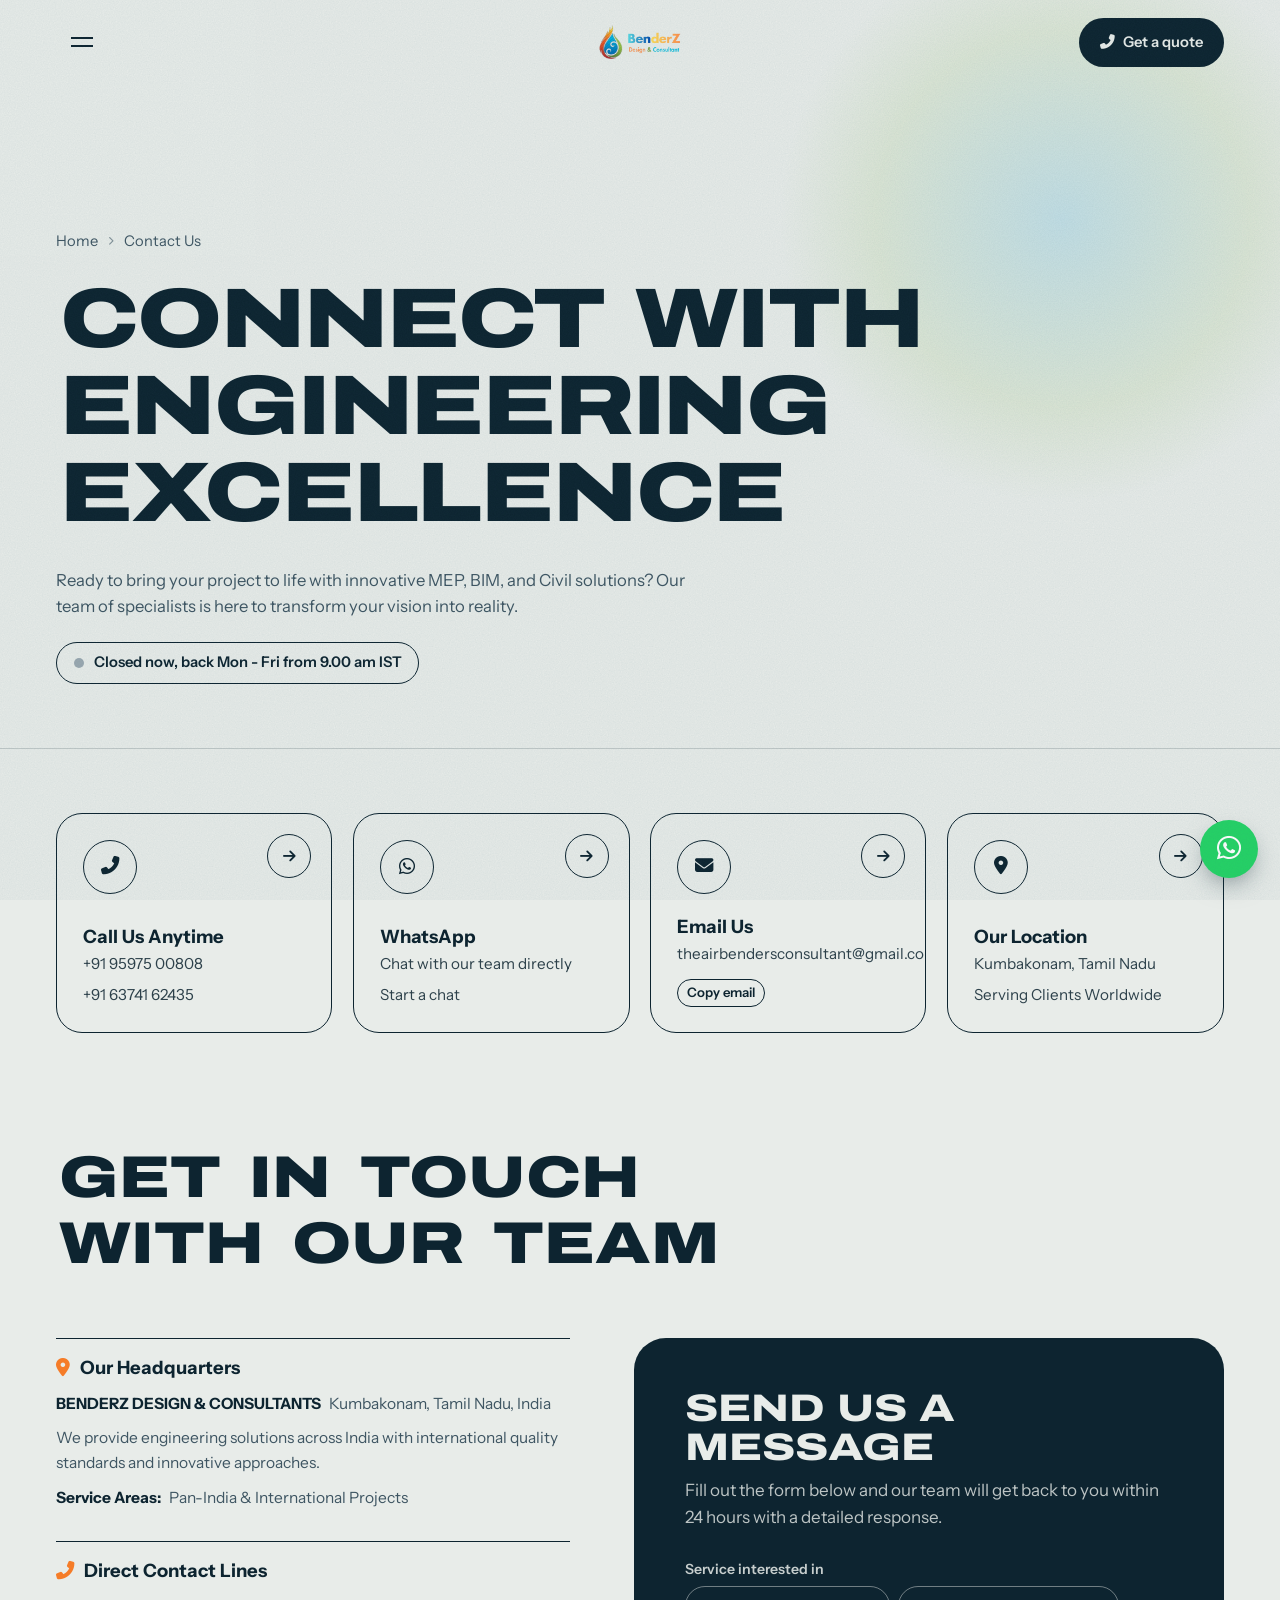
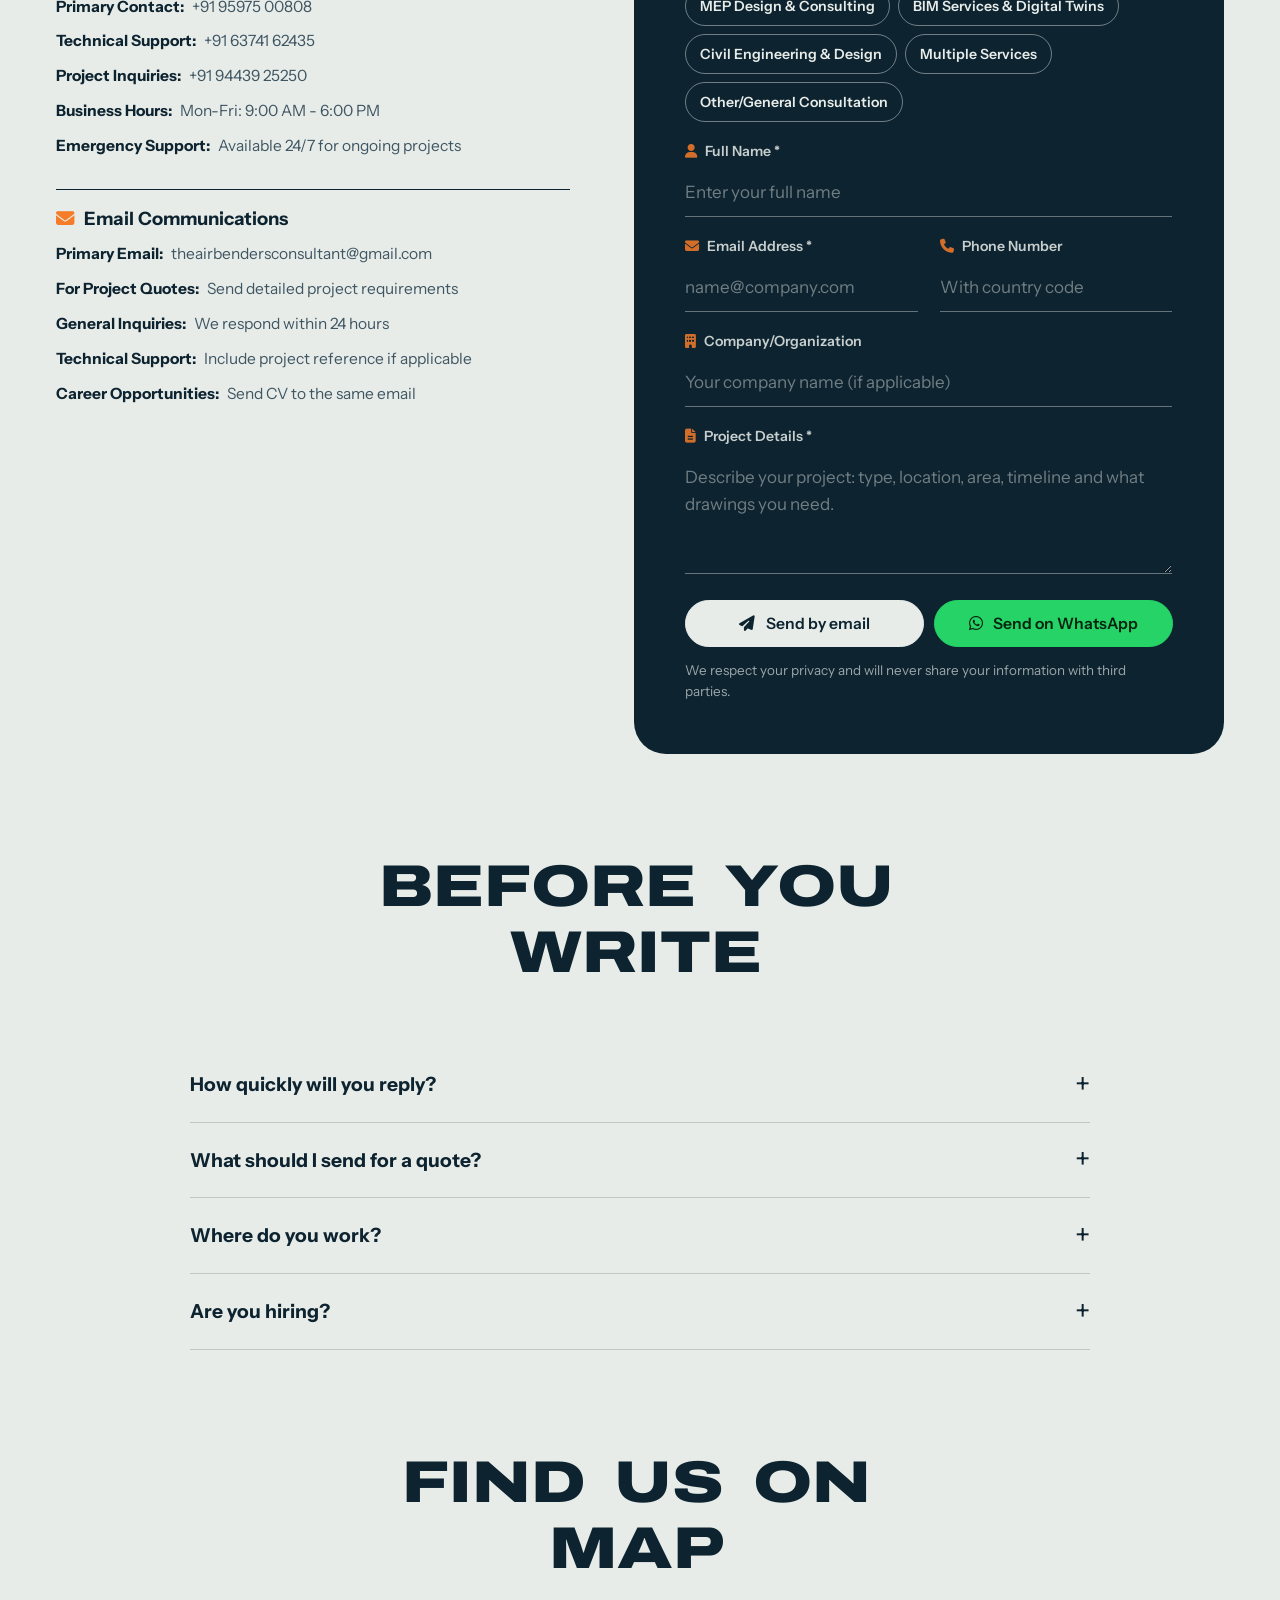
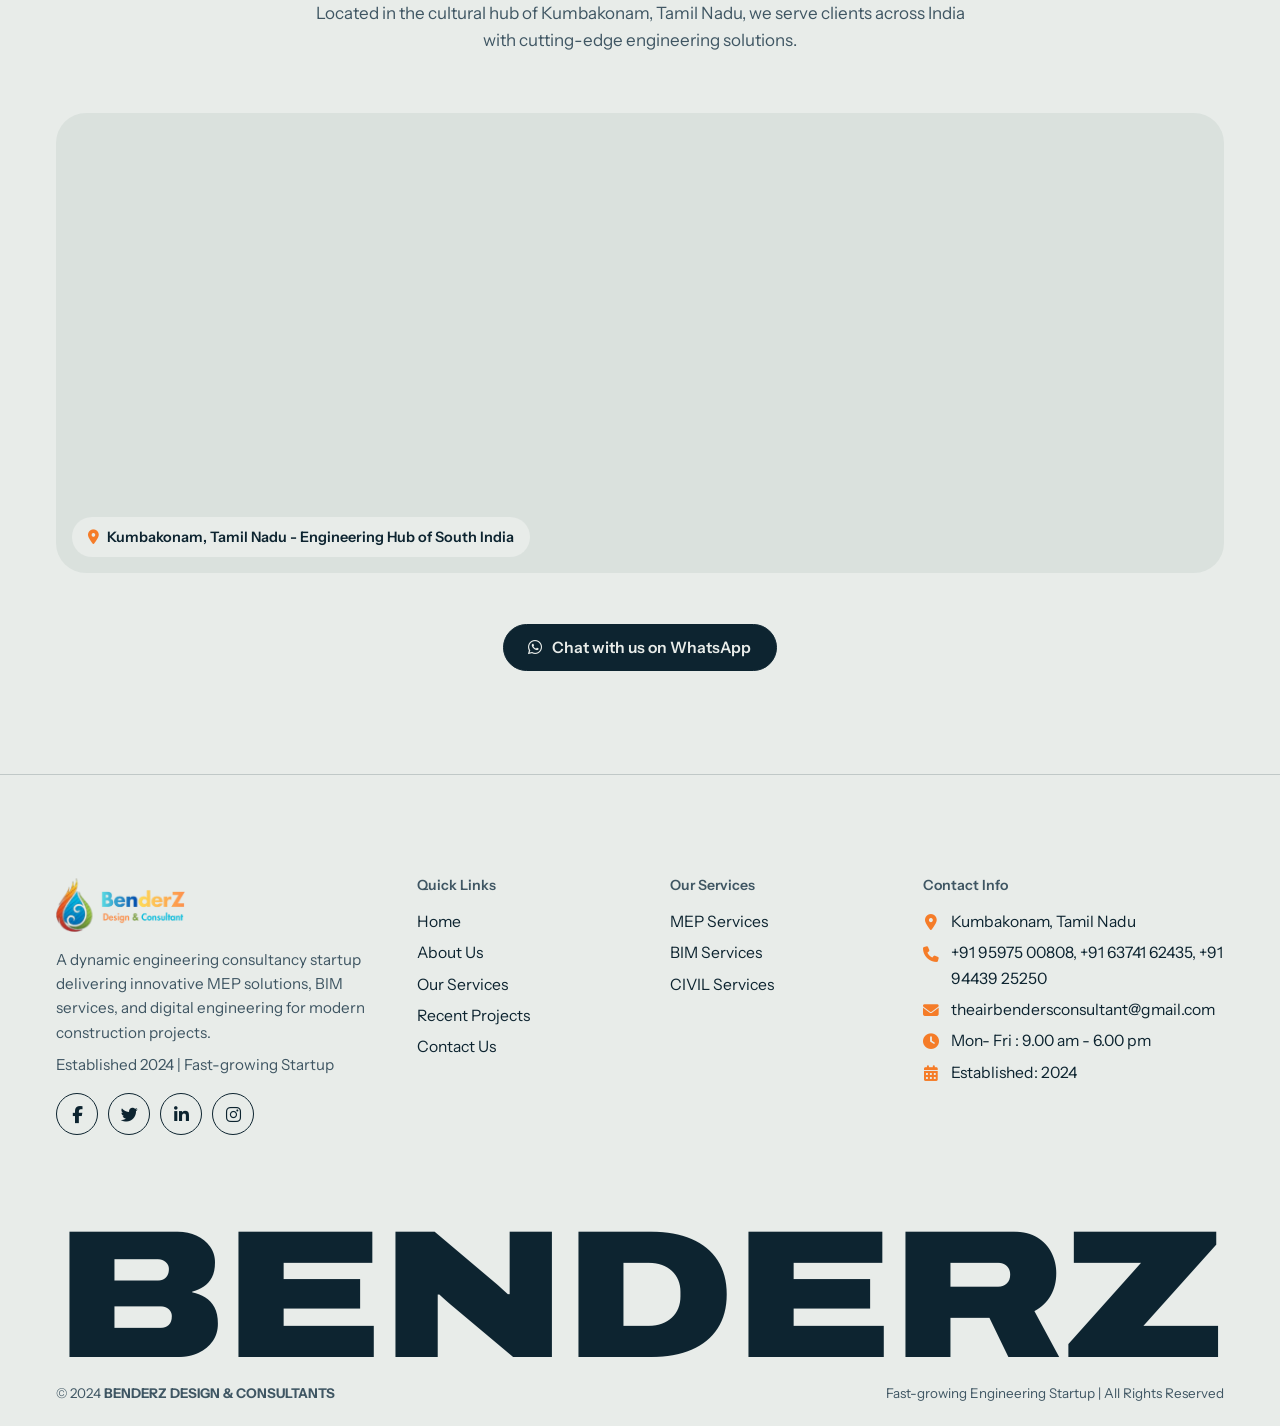
<file: contact.html>
<!DOCTYPE html>
<html lang="en">
<head>
<meta charset="UTF-8">
<meta name="viewport" content="width=device-width, initial-scale=1.0">
<title>Contact Us - BENDERZ MEP Design &amp; Consultants</title>
<meta name="description" content="Ready to bring your project to life with innovative MEP, BIM, and Civil solutions? Our team of specialists is here to transform your vision into reality.">
<meta name="theme-color" content="#E8ECE9">
<link rel="icon" type="image/png" href="images/logo.png">
<link rel="stylesheet" href="vendor/fontawesome/css/all.min.css">
<link rel="stylesheet" href="css/fonts.css">
<link rel="stylesheet" href="css/style.css">
<script>document.documentElement.classList.add('js')</script>
</head>
<body>
<a class="skip-link" href="#main">Skip to content</a>
<div class="tiles" id="tiles" aria-hidden="true"></div>
<header class="bar">
  <button class="burger" id="menuBtn" aria-label="Open menu" aria-expanded="false" aria-controls="menu"><span></span><span></span></button>
  <a class="bar-logo" href="index.html" aria-label="BENDERZ Design &amp; Consultants - Home"><img src="images/logo.png" alt="BENDERZ Design &amp; Consultant"></a>
  <a class="bar-cta" href="contact.html"><i class="fas fa-phone-alt"></i><span>Get a quote</span></a>
</header>
<nav class="menu" id="menu" aria-label="Main menu">
  <div class="menu-in">
    <ul class="menu-main">
      <li><a href="index.html">Home</a></li>
      <li><a href="about.html">About</a></li>
      <li><a href="index.html#services">Services</a></li>
      <li><a href="index.html#projects">Projects</a></li>
      <li><a href="contact.html" aria-current="page">Contact</a></li>
    </ul>
    <div class="menu-side">
      <div class="grp"><h4>MEP</h4><ul><li><a class="g-t" href="mep.html">MEP Services</a></li><li><a href="mep.html#hvac">HVAC</a></li><li><a href="mep.html#fire-fighting">Fire Fighting</a></li><li><a href="mep.html#plumbing">Plumbing</a></li><li><a href="mep.html#electrical">Electrical</a></li></ul><a class="g-t" href="meppro.html">MEP Projects</a></div>
      <div class="grp"><h4>BIM</h4><ul><li><a class="g-t" href="bim.html">BIM Services</a></li><li><a href="bim.html#architectural-bim">Architectural BIM</a></li><li><a href="bim.html#structural-bim">Structural BIM</a></li><li><a href="bim.html#mep-bim">MEP BIM</a></li><li><a href="bim.html#coordination">Clash Detection</a></li></ul><a class="g-t" href="bimpro.html">BIM Projects</a></div>
      <div class="grp"><h4>Civil</h4><ul><li><a class="g-t" href="civil.html">Civil Services</a></li><li><a href="civil.html#structural-design">Structural Design</a></li><li><a href="civil.html#site-development">Site Development</a></li><li><a href="civil.html#construction">Construction</a></li><li><a href="civil.html#infrastructure">Infrastructure</a></li></ul><a class="g-t" href="civilpro.html">Civil Projects</a></div>
      <div class="grp"><h4>Company</h4><ul><li><a class="g-t" href="about.html">About Us</a></li><li><a href="about.html#our-company">Our Company</a></li><li><a href="about.html#our-team">Our Team</a></li><li><a class="g-t" href="contact.html">Contact Us</a></li></ul></div>
    </div>
    <div class="menu-foot">
      <a href="tel:+919597500808"><i class="fas fa-phone-alt"></i>+91 95975 00808</a>
      <a href="mailto:theairbendersconsultant@gmail.com"><i class="fas fa-envelope"></i>theairbendersconsultant@gmail.com</a>
      <span><i class="fas fa-clock"></i>Mon - Fri, 9.00 am - 6.00 pm</span>
      <a href="https://wa.me/919597500808?text=Hello%20BENDERZ%20Team,%20I%20would%20like%20to%20discuss%20a%20project" target="_blank" rel="noopener"><i class="fab fa-whatsapp"></i>Chat on WhatsApp</a>
    </div>
  </div>
</nav>
<main id="main">
<section class="page-hero"><div class="container"><nav class="crumbs" aria-label="Breadcrumb"><a href="index.html">Home</a> <i class="fas fa-chevron-right" aria-hidden="true"></i> <span>Contact Us</span></nav><h1>Connect With Engineering Excellence</h1><p>Ready to bring your project to life with innovative MEP, BIM, and Civil solutions? Our team of specialists is here to transform your vision into reality.</p><span class="open-badge" id="openNow">Mon - Fri, 9.00 am - 6.00 pm IST</span></div></section>
<div class="container"><div class="act-cards" data-stagger>
  <div class="act reveal"><span class="circle-ic"><i class="fas fa-phone-alt"></i></span><span class="arrow-ic go"><i class="fas fa-arrow-right"></i></span><h3>Call Us Anytime</h3><a class="l" href="tel:+919597500808">+91 95975 00808</a><a class="l" href="tel:+916374162435">+91 63741 62435</a></div>
  <div class="act reveal"><span class="circle-ic"><i class="fab fa-whatsapp"></i></span><span class="arrow-ic go"><i class="fas fa-arrow-right"></i></span><h3>WhatsApp</h3><p>Chat with our team directly</p><a class="l" href="https://wa.me/919597500808?text=Hello%20BENDERZ%20Team,%20I%20would%20like%20to%20discuss%20a%20project" target="_blank" rel="noopener" aria-label="Chat on WhatsApp">Start a chat</a></div>
  <div class="act reveal"><span class="circle-ic"><i class="fas fa-envelope"></i></span><span class="arrow-ic go"><i class="fas fa-arrow-right"></i></span><h3>Email Us</h3><a class="l" href="mailto:theairbendersconsultant@gmail.com">theairbendersconsultant@gmail.com</a><button type="button" class="copy" data-copy="theairbendersconsultant@gmail.com">Copy email</button></div>
  <div class="act reveal"><span class="circle-ic"><i class="fas fa-map-marker-alt"></i></span><span class="arrow-ic go"><i class="fas fa-arrow-right"></i></span><h3>Our Location</h3><p>Kumbakonam, Tamil Nadu</p><p>Serving Clients Worldwide</p></div>
</div></div>
<section class="section" id="contact" style="padding-top:clamp(30px,4vw,50px)"><div class="container">
  <div class="section-head reveal"><h2>Get In Touch With Our Team</h2></div>
  <div class="contact-layout">
    <div class="info-stack">
      <div class="info-box reveal"><h3><i class="fas fa-map-marker-alt"></i>Our Headquarters</h3><div class="kv">
        <div><b>BENDERZ DESIGN &amp; CONSULTANTS</b>Kumbakonam, Tamil Nadu, India</div>
        <div>We provide engineering solutions across India with international quality standards and innovative approaches.</div>
        <div><b>Service Areas:</b>Pan-India &amp; International Projects</div></div></div>
      <div class="info-box reveal"><h3><i class="fas fa-phone-alt"></i>Direct Contact Lines</h3><div class="kv">
        <div><b>Primary Contact:</b><a href="tel:+919597500808">+91 95975 00808</a></div><div><b>Technical Support:</b><a href="tel:+916374162435">+91 63741 62435</a></div><div><b>Project Inquiries:</b><a href="tel:+919443925250">+91 94439 25250</a></div>
        <div><b>Business Hours:</b>Mon-Fri: 9:00 AM - 6:00 PM</div><div><b>Emergency Support:</b>Available 24/7 for ongoing projects</div></div></div>
      <div class="info-box reveal"><h3><i class="fas fa-envelope"></i>Email Communications</h3><div class="kv">
        <div><b>Primary Email:</b><a href="mailto:theairbendersconsultant@gmail.com">theairbendersconsultant@gmail.com</a></div><div><b>For Project Quotes:</b>Send detailed project requirements</div>
        <div><b>General Inquiries:</b>We respond within 24 hours</div><div><b>Technical Support:</b>Include project reference if applicable</div>
        <div><b>Career Opportunities:</b>Send CV to the same email</div></div></div>
    </div>
    <div class="form-card reveal on-dark">
      <h3>Send Us a Message</h3><p>Fill out the form below and our team will get back to you within 24 hours with a detailed response.</p>
      <form id="contactForm" data-to="theairbendersconsultant@gmail.com" novalidate>
        <div class="field"><label>Service interested in</label>
          <div class="pick" role="group" aria-label="Service interested in"><button type="button" aria-pressed="false">MEP Design &amp; Consulting</button><button type="button" aria-pressed="false">BIM Services &amp; Digital Twins</button><button type="button" aria-pressed="false">Civil Engineering &amp; Design</button><button type="button" aria-pressed="false">Multiple Services</button><button type="button" aria-pressed="false">Other/General Consultation</button></div>
          <input type="hidden" id="service" value=""></div>
        <div class="field"><label for="name"><i class="fas fa-user"></i>Full Name *</label><input type="text" id="name" placeholder="Enter your full name" required autocomplete="name"><span class="err" role="alert"></span></div>
        <div class="form-row">
          <div class="field"><label for="email"><i class="fas fa-envelope"></i>Email Address *</label><input type="email" id="email" placeholder="name@company.com" required autocomplete="email"><span class="err" role="alert"></span></div>
          <div class="field"><label for="phone"><i class="fas fa-phone"></i>Phone Number</label><input type="tel" id="phone" placeholder="With country code" autocomplete="tel"><span class="err" role="alert"></span></div>
        </div>
        <div class="field"><label for="company"><i class="fas fa-building"></i>Company/Organization</label><input type="text" id="company" placeholder="Your company name (if applicable)" autocomplete="organization"></div>
        <div class="field"><label for="message"><i class="fas fa-file-alt"></i>Project Details *</label><textarea id="message" placeholder="Describe your project: type, location, area, timeline and what drawings you need." required></textarea><span class="err" role="alert"></span></div>
        <div class="f-actions"><button type="submit" class="btn btn-primary"><i class="fas fa-paper-plane"></i> Send by email</button><button type="button" class="btn btn-wa" id="waSend"><i class="fab fa-whatsapp"></i> Send on WhatsApp</button></div>
        <p class="note">We respect your privacy and will never share your information with third parties.</p>
        <div class="notice" id="formNotice" role="status"></div>
      </form>
    </div>
  </div>
</div></section>
<section class="section" style="padding-top:0"><div class="container">
  <div class="section-head center reveal"><h2>Before you write</h2></div>
  <div class="faq reveal">
    <details><summary>How quickly will you reply?</summary><p>We respond to every enquiry within 24 hours. Ongoing projects also get emergency support 24/7.</p></details>
    <details><summary>What should I send for a quote?</summary><p>Send detailed project requirements: project type, location, area, timeline and any available drawings. Include a project reference if you are writing about an existing job.</p></details>
    <details><summary>Where do you work?</summary><p>We are based in Kumbakonam, Tamil Nadu and take on Pan-India and international projects.</p></details>
    <details><summary>Are you hiring?</summary><p>Yes, we welcome career enquiries. Send your CV to theairbendersconsultant@gmail.com.</p></details>
  </div>
</div></section>
<section class="section" style="padding-top:0"><div class="container">
  <div class="section-head center reveal"><h2>Find Us on Map</h2><p>Located in the cultural hub of Kumbakonam, Tamil Nadu, we serve clients across India with cutting-edge engineering solutions.</p></div>
  <div class="map-wrap reveal"><iframe src="https://www.google.com/maps/embed?pb=!1m18!1m12!1m3!1d3917.040503571205!2d79.38699167325409!3d10.96031308919985!2m3!1f0!2f0!3f0!3m2!1i1024!2i768!4f13.1!3m3!1m2!1s0x3a5532b0e8f04021%3A0xe3f3018f6427a233!2sMothilal%20St%2C%20Kumbakonam%2C%20Tamil%20Nadu%20612001!5e0!3m2!1sen!2sin!4v1769509076065!5m2!1sen!2sin" title="BENDERZ location map" allowfullscreen loading="lazy" referrerpolicy="no-referrer-when-downgrade"></iframe><div class="map-cap"><i class="fas fa-map-marker-alt"></i>Kumbakonam, Tamil Nadu - Engineering Hub of South India</div></div>
  <div class="view-all"><a href="https://wa.me/919597500808?text=Hello%20BENDERZ%20Team,%20I%20would%20like%20to%20discuss%20a%20project" target="_blank" rel="noopener" class="btn btn-dark"><i class="fab fa-whatsapp"></i> Chat with us on WhatsApp</a></div>
</div></section>
</main>
<footer class="site-footer">
  <div class="foot-grid">
    <div class="foot-brand">
      <a href="index.html" class="foot-logo" aria-label="BENDERZ Design &amp; Consultants - Home"><img src="images/logo.png" alt="BENDERZ Design &amp; Consultant"></a>
      <p>A dynamic engineering consultancy startup delivering innovative MEP solutions, BIM services, and digital engineering for modern construction projects.</p>
      <p>Established 2024 | Fast-growing Startup</p>
      <div class="socials">
        <a href="#" aria-label="Facebook"><i class="fab fa-facebook-f"></i></a>
        <a href="#" aria-label="Twitter"><i class="fab fa-twitter"></i></a>
        <a href="#" aria-label="LinkedIn"><i class="fab fa-linkedin-in"></i></a>
        <a href="#" aria-label="Instagram"><i class="fab fa-instagram"></i></a>
      </div>
    </div>
    <div class="foot-links"><h4>Quick Links</h4><ul>
      <li><a href="index.html">Home</a></li><li><a href="about.html">About Us</a></li><li><a href="index.html#services">Our Services</a></li><li><a href="index.html#projects">Recent Projects</a></li><li><a href="contact.html">Contact Us</a></li></ul></div>
    <div class="foot-links"><h4>Our Services</h4><ul>
      <li><a href="mep.html">MEP Services</a></li><li><a href="bim.html">BIM Services</a></li><li><a href="civil.html">CIVIL Services</a></li></ul></div>
    <div class="foot-contact"><h4>Contact Info</h4><ul>
      <li><i class="fas fa-map-marker-alt"></i><span>Kumbakonam, Tamil Nadu</span></li>
      <li><i class="fas fa-phone"></i><span><a href="tel:+919597500808">+91 95975 00808</a>, <a href="tel:+916374162435">+91 63741 62435</a>, <a href="tel:+919443925250">+91 94439 25250</a></span></li>
      <li><i class="fas fa-envelope"></i><a href="mailto:theairbendersconsultant@gmail.com">theairbendersconsultant@gmail.com</a></li>
      <li><i class="fas fa-clock"></i><span>Mon- Fri : 9.00 am - 6.00 pm</span></li>
      <li><i class="fas fa-calendar-alt"></i><span>Established: 2024</span></li></ul></div>
  </div>
  <div class="foot-mark" data-fit aria-hidden="true"><span style="--i:0" aria-hidden="true">B</span><span style="--i:1" aria-hidden="true">E</span><span style="--i:2" aria-hidden="true">N</span><span style="--i:3" aria-hidden="true">D</span><span style="--i:4" aria-hidden="true">E</span><span style="--i:5" aria-hidden="true">R</span><span style="--i:6" aria-hidden="true">Z</span></div>
  <div class="copyright"><span>&copy; 2024 <strong>BENDERZ DESIGN &amp; CONSULTANTS</strong></span><span>Fast-growing Engineering Startup | All Rights Reserved</span></div>
</footer>
<a class="wa-float" href="https://wa.me/919597500808?text=Hello%20BENDERZ%20Team,%20I%20would%20like%20to%20discuss%20a%20project" target="_blank" rel="noopener" aria-label="Chat on WhatsApp"><i class="fab fa-whatsapp"></i></a>
<script src="js/main.js"></script>
</body>
</html>
</file>
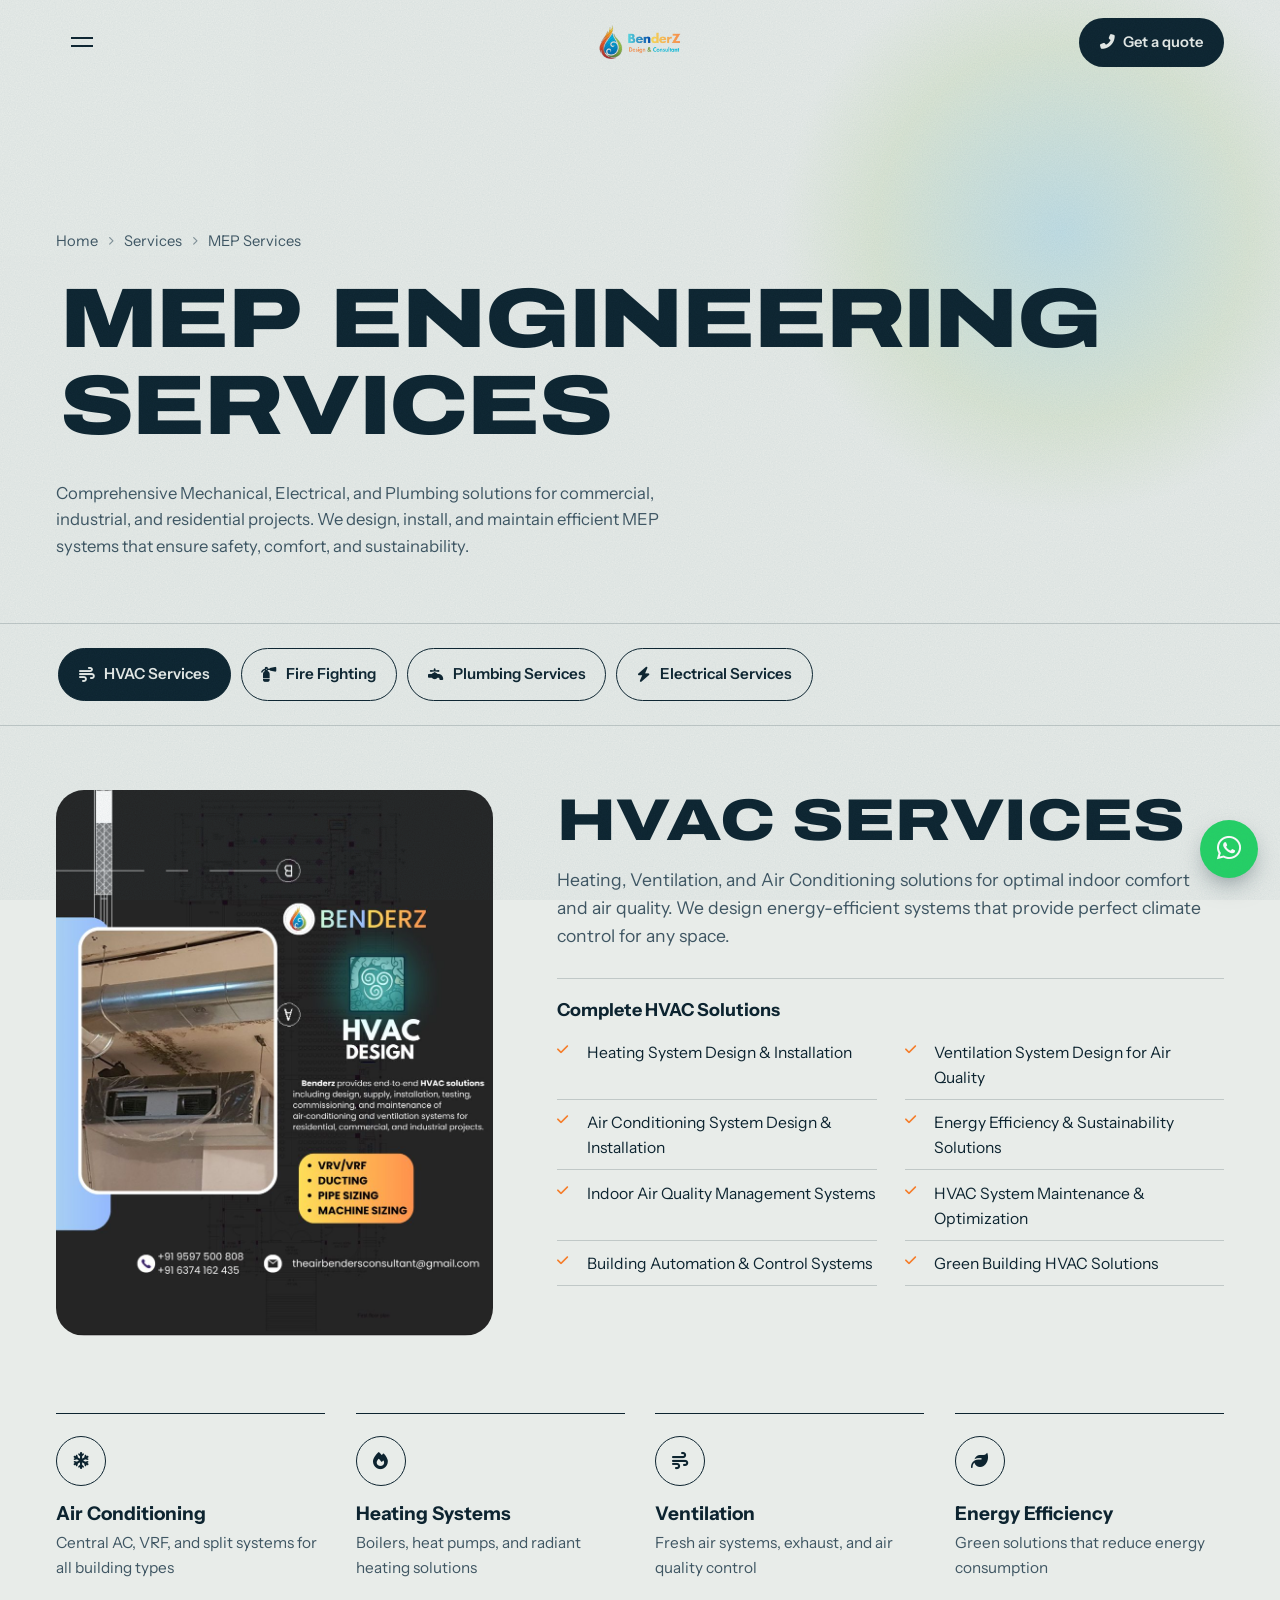
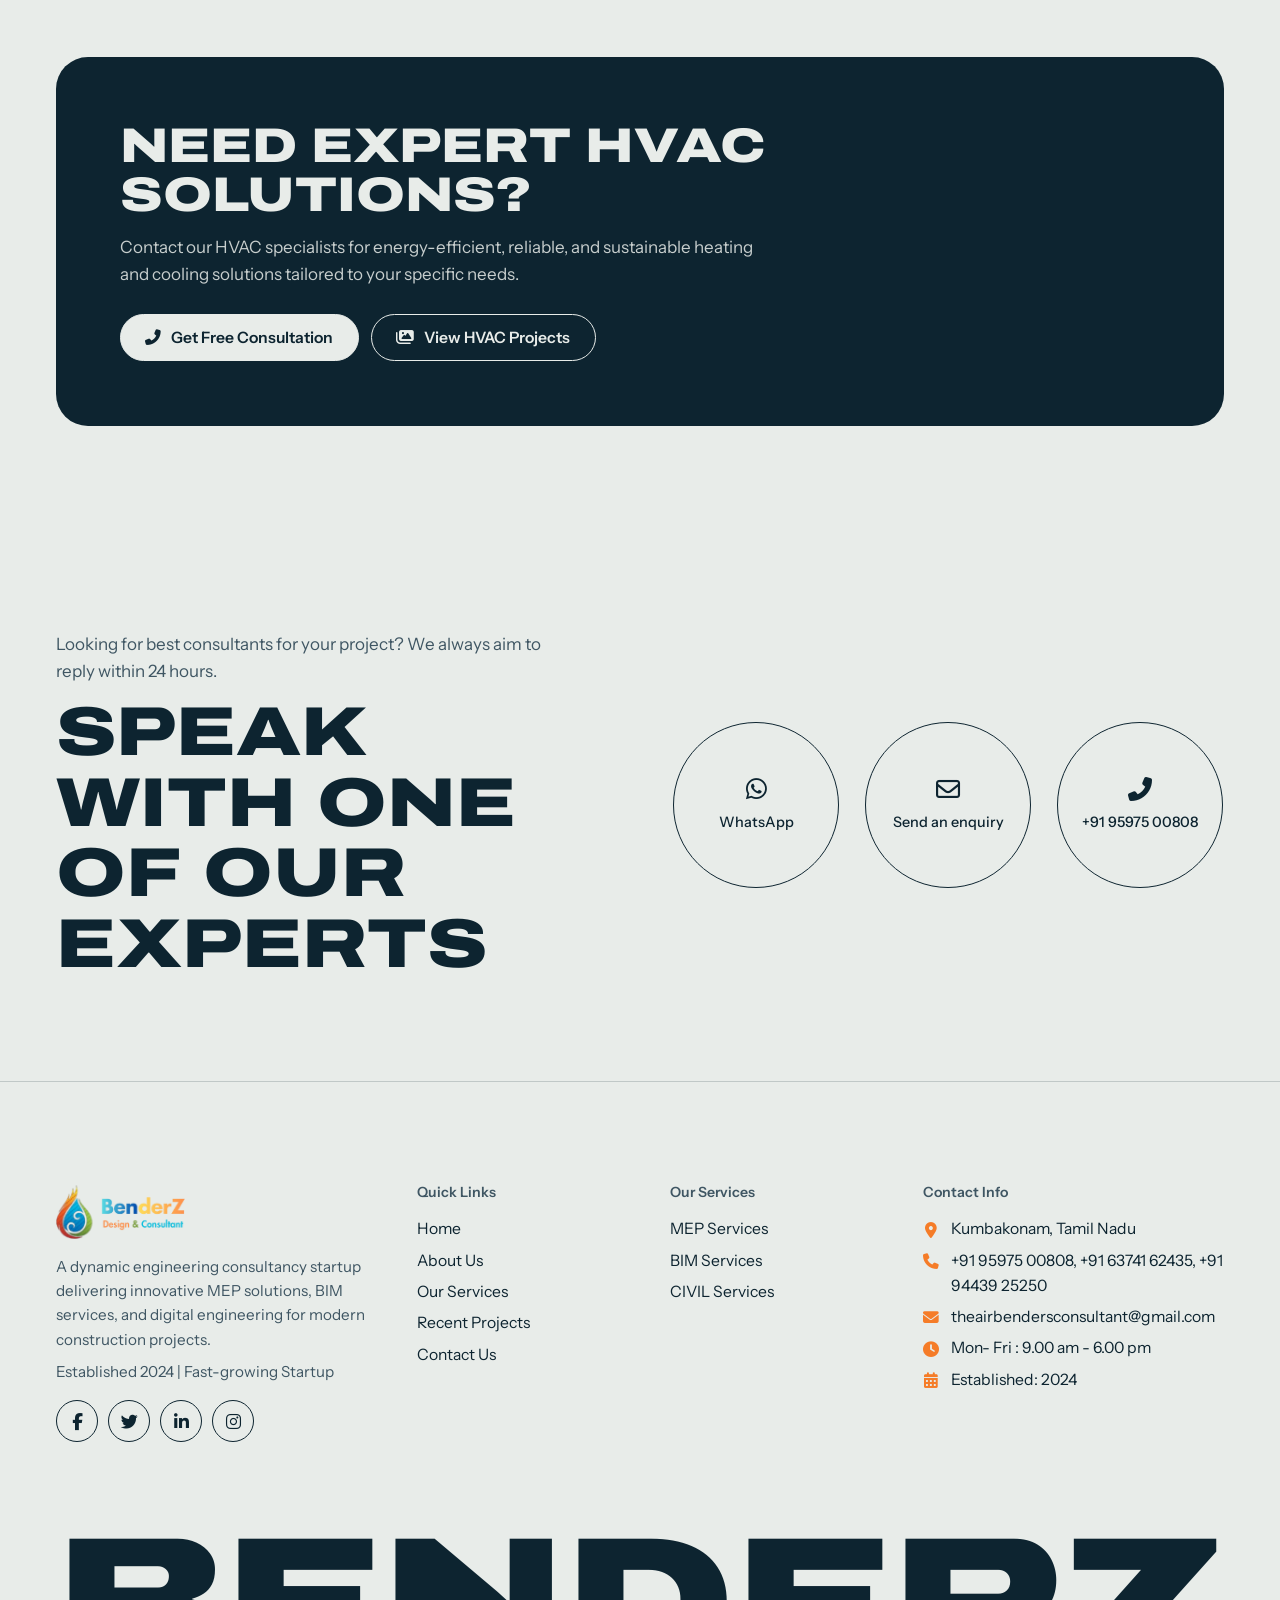
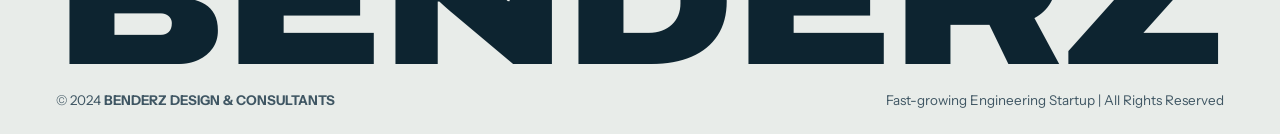
<file: mep.html>
<!DOCTYPE html>
<html lang="en">
<head>
<meta charset="UTF-8">
<meta name="viewport" content="width=device-width, initial-scale=1.0">
<title>MEP Engineering Services | BENDERZ MEP - Design &amp; Consultants</title>
<meta name="description" content="Comprehensive Mechanical, Electrical, and Plumbing solutions for commercial, industrial, and residential projects. We design, install, and maintain efficient MEP systems that ensure safety, comfort, and sustainability.">
<meta name="theme-color" content="#E8ECE9">
<link rel="icon" type="image/png" href="images/logo.png">
<link rel="stylesheet" href="vendor/fontawesome/css/all.min.css">
<link rel="stylesheet" href="css/fonts.css">
<link rel="stylesheet" href="css/style.css">
<script>document.documentElement.classList.add('js')</script>
</head>
<body>
<a class="skip-link" href="#main">Skip to content</a>
<div class="tiles" id="tiles" aria-hidden="true"></div>
<header class="bar">
  <button class="burger" id="menuBtn" aria-label="Open menu" aria-expanded="false" aria-controls="menu"><span></span><span></span></button>
  <a class="bar-logo" href="index.html" aria-label="BENDERZ Design &amp; Consultants - Home"><img src="images/logo.png" alt="BENDERZ Design &amp; Consultant"></a>
  <a class="bar-cta" href="contact.html"><i class="fas fa-phone-alt"></i><span>Get a quote</span></a>
</header>
<nav class="menu" id="menu" aria-label="Main menu">
  <div class="menu-in">
    <ul class="menu-main">
      <li><a href="index.html">Home</a></li>
      <li><a href="about.html">About</a></li>
      <li><a href="index.html#services">Services</a></li>
      <li><a href="index.html#projects">Projects</a></li>
      <li><a href="contact.html">Contact</a></li>
    </ul>
    <div class="menu-side">
      <div class="grp"><h4>MEP</h4><ul><li><a class="g-t" href="mep.html">MEP Services</a></li><li><a href="mep.html#hvac">HVAC</a></li><li><a href="mep.html#fire-fighting">Fire Fighting</a></li><li><a href="mep.html#plumbing">Plumbing</a></li><li><a href="mep.html#electrical">Electrical</a></li></ul><a class="g-t" href="meppro.html">MEP Projects</a></div>
      <div class="grp"><h4>BIM</h4><ul><li><a class="g-t" href="bim.html">BIM Services</a></li><li><a href="bim.html#architectural-bim">Architectural BIM</a></li><li><a href="bim.html#structural-bim">Structural BIM</a></li><li><a href="bim.html#mep-bim">MEP BIM</a></li><li><a href="bim.html#coordination">Clash Detection</a></li></ul><a class="g-t" href="bimpro.html">BIM Projects</a></div>
      <div class="grp"><h4>Civil</h4><ul><li><a class="g-t" href="civil.html">Civil Services</a></li><li><a href="civil.html#structural-design">Structural Design</a></li><li><a href="civil.html#site-development">Site Development</a></li><li><a href="civil.html#construction">Construction</a></li><li><a href="civil.html#infrastructure">Infrastructure</a></li></ul><a class="g-t" href="civilpro.html">Civil Projects</a></div>
      <div class="grp"><h4>Company</h4><ul><li><a class="g-t" href="about.html">About Us</a></li><li><a href="about.html#our-company">Our Company</a></li><li><a href="about.html#our-team">Our Team</a></li><li><a class="g-t" href="contact.html">Contact Us</a></li></ul></div>
    </div>
    <div class="menu-foot">
      <a href="tel:+919597500808"><i class="fas fa-phone-alt"></i>+91 95975 00808</a>
      <a href="mailto:theairbendersconsultant@gmail.com"><i class="fas fa-envelope"></i>theairbendersconsultant@gmail.com</a>
      <span><i class="fas fa-clock"></i>Mon - Fri, 9.00 am - 6.00 pm</span>
      <a href="https://wa.me/919597500808?text=Hello%20BENDERZ%20Team,%20I%20would%20like%20to%20discuss%20a%20project" target="_blank" rel="noopener"><i class="fab fa-whatsapp"></i>Chat on WhatsApp</a>
    </div>
  </div>
</nav>
<main id="main">

<section class="page-hero"><div class="container"><nav class="crumbs" aria-label="Breadcrumb"><a href="index.html">Home</a> <i class="fas fa-chevron-right" aria-hidden="true"></i> <a href="index.html#services">Services</a> <i class="fas fa-chevron-right" aria-hidden="true"></i> <span>MEP Services</span></nav><h1>MEP Engineering Services</h1><p>Comprehensive Mechanical, Electrical, and Plumbing solutions for commercial, industrial, and residential projects. We design, install, and maintain efficient MEP systems that ensure safety, comfort, and sustainability.</p></div></section>
<div class="tabbar-wrap"><div class="container"><div class="tabbar" role="tablist"><button class="tab active" data-target="hvac" role="tab"><i class="fas fa-wind"></i>HVAC Services</button><button class="tab" data-target="fire-fighting" role="tab"><i class="fas fa-fire-extinguisher"></i>Fire Fighting</button><button class="tab" data-target="plumbing" role="tab"><i class="fas fa-faucet"></i>Plumbing Services</button><button class="tab" data-target="electrical" role="tab"><i class="fas fa-bolt"></i>Electrical Services</button></div></div></div>
<section class="section" style="padding-top:64px"><div class="container">
<div class="panel active" id="hvac" role="tabpanel">
  <div class="svc-intro is-poster">
    <div class="frame reveal"><img src="images/hvac-poster.jpg" alt="HVAC Systems" loading="lazy"></div>
    <div class="panel-head reveal"><span class="eyebrow">HVAC Services</span><h2>HVAC Services</h2><p>Heating, Ventilation, and Air Conditioning solutions for optimal indoor comfort and air quality. We design energy-efficient systems that provide perfect climate control for any space.</p>
      <h3>Complete HVAC Solutions</h3><ul class="checks list-2"><li>Heating System Design &amp; Installation</li><li>Ventilation System Design for Air Quality</li><li>Air Conditioning System Design &amp; Installation</li><li>Energy Efficiency &amp; Sustainability Solutions</li><li>Indoor Air Quality Management Systems</li><li>HVAC System Maintenance &amp; Optimization</li><li>Building Automation &amp; Control Systems</li><li>Green Building HVAC Solutions</li></ul></div>
  </div>
  <div class="feat-grid"><div class="feat-card reveal"><div class="ic"><i class="fas fa-snowflake"></i></div><h4>Air Conditioning</h4><p>Central AC, VRF, and split systems for all building types</p></div><div class="feat-card reveal"><div class="ic"><i class="fas fa-fire"></i></div><h4>Heating Systems</h4><p>Boilers, heat pumps, and radiant heating solutions</p></div><div class="feat-card reveal"><div class="ic"><i class="fas fa-wind"></i></div><h4>Ventilation</h4><p>Fresh air systems, exhaust, and air quality control</p></div><div class="feat-card reveal"><div class="ic"><i class="fas fa-leaf"></i></div><h4>Energy Efficiency</h4><p>Green solutions that reduce energy consumption</p></div></div>
  
  <div class="svc-cta reveal"><h3>Need Expert HVAC Solutions?</h3><p>Contact our HVAC specialists for energy-efficient, reliable, and sustainable heating and cooling solutions tailored to your specific needs.</p><div class="btns"><a href="contact.html" class="btn btn-primary"><i class="fas fa-phone-alt"></i> Get Free Consultation</a><a href="meppro.html" class="btn btn-outline"><i class="fas fa-images"></i> View HVAC Projects</a></div></div>
</div>
<div class="panel" id="fire-fighting" role="tabpanel">
  <div class="svc-intro is-poster">
    <div class="frame reveal"><img src="images/hvac-poster.jpg" alt="Fire Fighting Systems" loading="lazy"></div>
    <div class="panel-head reveal"><span class="eyebrow">Fire Fighting</span><h2>Fire Fighting Systems</h2><p>Comprehensive fire protection and suppression systems designed to protect lives and property. We provide complete fire safety solutions compliant with international standards.</p>
      <h3>Complete Fire Safety Solutions</h3><ul class="checks list-2"><li>Fire Detection &amp; Alarm System Design</li><li>Automatic Fire Suppression Systems</li><li>Fire Hydrant &amp; Hose Reel Systems</li><li>Sprinkler System Design &amp; Installation</li><li>Clean Agent Fire Suppression Systems</li><li>Emergency &amp; Exit Lighting Systems</li><li>Fire Safety Audit &amp; Compliance</li><li>Smoke Management &amp; Control Systems</li></ul></div>
  </div>
  <div class="feat-grid"><div class="feat-card reveal"><div class="ic"><i class="fas fa-shower"></i></div><h4>Sprinkler Systems</h4><p>Automatic sprinkler systems for immediate fire suppression</p></div><div class="feat-card reveal"><div class="ic"><i class="fas fa-gas-pump"></i></div><h4>Clean Agent Systems</h4><p>FM200, Novec, and CO2 systems for sensitive areas</p></div><div class="feat-card reveal"><div class="ic"><i class="fas fa-cloud"></i></div><h4>Smoke Management</h4><p>Smoke extraction and pressurization systems</p></div><div class="feat-card reveal"><div class="ic"><i class="fas fa-bell"></i></div><h4>Detection Systems</h4><p>Heat, smoke, and flame detection systems</p></div></div>
  
  <div class="svc-cta reveal"><h3>Ensure Complete Fire Safety</h3><p>Protect your property and occupants with our advanced fire fighting systems designed to meet the highest safety standards.</p><div class="btns"><a href="contact.html" class="btn btn-primary"><i class="fas fa-shield-alt"></i> Get Fire Safety Audit</a><a href="meppro.html" class="btn btn-outline"><i class="fas fa-fire"></i> View Fire Projects</a></div></div>
</div>
<div class="panel" id="plumbing" role="tabpanel">
  <div class="svc-intro is-poster">
    <div class="frame reveal"><img src="images/plumbing-poster.jpg" alt="Plumbing Systems" loading="lazy"></div>
    <div class="panel-head reveal"><span class="eyebrow">Plumbing Services</span><h2>Plumbing Services</h2><p>Complete plumbing and sanitation solutions for residential, commercial, and industrial projects. We ensure efficient water supply, drainage, and sanitation systems.</p>
      <h3>Complete Plumbing Solutions</h3><ul class="checks list-2"><li>Water (Hot &amp; Cold) Management Design</li><li>Drainage Collection, Channelling &amp; Treatment Design</li><li>Rainwater &amp; Stormwater Collection, Channelling</li><li>Infra Planning for all Water-related Services</li><li>Sanitary System Design &amp; Installation</li><li>Water Treatment &amp; Filtration Systems</li></ul></div>
  </div>
  <div class="feat-grid"><div class="feat-card reveal"><div class="ic"><i class="fas fa-tint"></i></div><h4>Water Supply</h4><p>Complete water distribution systems with pumps and tanks</p></div><div class="feat-card reveal"><div class="ic"><i class="fas fa-shower"></i></div><h4>Sanitary Systems</h4><p>Efficient drainage and waste disposal systems</p></div><div class="feat-card reveal"><div class="ic"><i class="fas fa-cloud-rain"></i></div><h4>Rainwater Harvesting</h4><p>Rainwater collection and utilization systems</p></div><div class="feat-card reveal"><div class="ic"><i class="fas fa-recycle"></i></div><h4>Water Conservation</h4><p>Greywater recycling and water-saving solutions</p></div></div>
  
  <div class="svc-cta reveal"><h3>Professional Plumbing Solutions</h3><p>Get reliable plumbing systems that ensure efficient water supply and proper sanitation for your building.</p><div class="btns"><a href="contact.html" class="btn btn-primary"><i class="fas fa-wrench"></i> Get Plumbing Consultation</a><a href="meppro.html" class="btn btn-outline"><i class="fas fa-water"></i> View Plumbing Projects</a></div></div>
</div>
<div class="panel" id="electrical" role="tabpanel">
  <div class="svc-intro is-poster">
    <div class="frame reveal"><img src="images/electrical-poster.jpg" alt="Electrical Systems" loading="lazy"></div>
    <div class="panel-head reveal"><span class="eyebrow">Electrical Services</span><h2>Electrical Services</h2><p>Complete electrical solutions including power distribution, lighting, and automation systems. We ensure safe, efficient, and reliable electrical installations.</p>
      <h3>Complete Electrical Solutions</h3><ul class="checks list-2"><li>Electrical Power Distribution Design</li><li>Lighting System Design (Internal &amp; External)</li><li>Backup Power Systems (UPS, Generators)</li><li>Low Current Systems (CCTV, Access Control, Data)</li><li>Building Management &amp; Automation Systems</li><li>Solar Power &amp; Renewable Energy Systems</li><li>Earthing &amp; Lightning Protection Systems</li><li>Electrical Safety &amp; Compliance Solutions</li></ul></div>
  </div>
  <div class="feat-grid"><div class="feat-card reveal"><div class="ic"><i class="fas fa-bolt"></i></div><h4>Power Distribution</h4><p>HT/LT distribution systems and switchgear installation</p></div><div class="feat-card reveal"><div class="ic"><i class="fas fa-lightbulb"></i></div><h4>Lighting Systems</h4><p>Energy-efficient LED lighting design and installation</p></div><div class="feat-card reveal"><div class="ic"><i class="fas fa-shield-alt"></i></div><h4>Safety Systems</h4><p>Earthing, lightning and surge protection systems</p></div></div>
  
  <div class="svc-cta reveal"><h3>Power Your Projects Safely</h3><p>Get reliable electrical systems that ensure uninterrupted power supply and complete safety for your building.</p><div class="btns"><a href="contact.html" class="btn btn-primary"><i class="fas fa-plug"></i> Get Electrical Consultation</a><a href="meppro.html" class="btn btn-outline"><i class="fas fa-bolt"></i> View Electrical Projects</a></div></div>
</div>
</div></section>
<section class="talk"><div><p class="k reveal">Looking for best consultants for your project? We always aim to reply within 24 hours.</p><h2 data-chars>Speak with one of our experts</h2></div>
  <div class="orbs" data-stagger>
    <a class="orb reveal" href="https://wa.me/919597500808?text=Hello%20BENDERZ%20Team,%20I%20would%20like%20to%20discuss%20a%20project" target="_blank" rel="noopener"><i class="fab fa-whatsapp"></i>WhatsApp</a>
    <a class="orb reveal" href="contact.html"><i class="far fa-envelope"></i>Send an enquiry</a>
    <a class="orb reveal" href="tel:+919597500808"><i class="fas fa-phone-alt"></i>+91 95975 00808</a>
  </div></section>
</main>
<footer class="site-footer">
  <div class="foot-grid">
    <div class="foot-brand">
      <a href="index.html" class="foot-logo" aria-label="BENDERZ Design &amp; Consultants - Home"><img src="images/logo.png" alt="BENDERZ Design &amp; Consultant"></a>
      <p>A dynamic engineering consultancy startup delivering innovative MEP solutions, BIM services, and digital engineering for modern construction projects.</p>
      <p>Established 2024 | Fast-growing Startup</p>
      <div class="socials">
        <a href="#" aria-label="Facebook"><i class="fab fa-facebook-f"></i></a>
        <a href="#" aria-label="Twitter"><i class="fab fa-twitter"></i></a>
        <a href="#" aria-label="LinkedIn"><i class="fab fa-linkedin-in"></i></a>
        <a href="#" aria-label="Instagram"><i class="fab fa-instagram"></i></a>
      </div>
    </div>
    <div class="foot-links"><h4>Quick Links</h4><ul>
      <li><a href="index.html">Home</a></li><li><a href="about.html">About Us</a></li><li><a href="index.html#services">Our Services</a></li><li><a href="index.html#projects">Recent Projects</a></li><li><a href="contact.html">Contact Us</a></li></ul></div>
    <div class="foot-links"><h4>Our Services</h4><ul>
      <li><a href="mep.html">MEP Services</a></li><li><a href="bim.html">BIM Services</a></li><li><a href="civil.html">CIVIL Services</a></li></ul></div>
    <div class="foot-contact"><h4>Contact Info</h4><ul>
      <li><i class="fas fa-map-marker-alt"></i><span>Kumbakonam, Tamil Nadu</span></li>
      <li><i class="fas fa-phone"></i><span><a href="tel:+919597500808">+91 95975 00808</a>, <a href="tel:+916374162435">+91 63741 62435</a>, <a href="tel:+919443925250">+91 94439 25250</a></span></li>
      <li><i class="fas fa-envelope"></i><a href="mailto:theairbendersconsultant@gmail.com">theairbendersconsultant@gmail.com</a></li>
      <li><i class="fas fa-clock"></i><span>Mon- Fri : 9.00 am - 6.00 pm</span></li>
      <li><i class="fas fa-calendar-alt"></i><span>Established: 2024</span></li></ul></div>
  </div>
  <div class="foot-mark" data-fit aria-hidden="true"><span style="--i:0" aria-hidden="true">B</span><span style="--i:1" aria-hidden="true">E</span><span style="--i:2" aria-hidden="true">N</span><span style="--i:3" aria-hidden="true">D</span><span style="--i:4" aria-hidden="true">E</span><span style="--i:5" aria-hidden="true">R</span><span style="--i:6" aria-hidden="true">Z</span></div>
  <div class="copyright"><span>&copy; 2024 <strong>BENDERZ DESIGN &amp; CONSULTANTS</strong></span><span>Fast-growing Engineering Startup | All Rights Reserved</span></div>
</footer>
<a class="wa-float" href="https://wa.me/919597500808?text=Hello%20BENDERZ%20Team,%20I%20would%20like%20to%20discuss%20a%20project" target="_blank" rel="noopener" aria-label="Chat on WhatsApp"><i class="fab fa-whatsapp"></i></a>
<script src="js/main.js"></script>
</body>
</html>
</file>
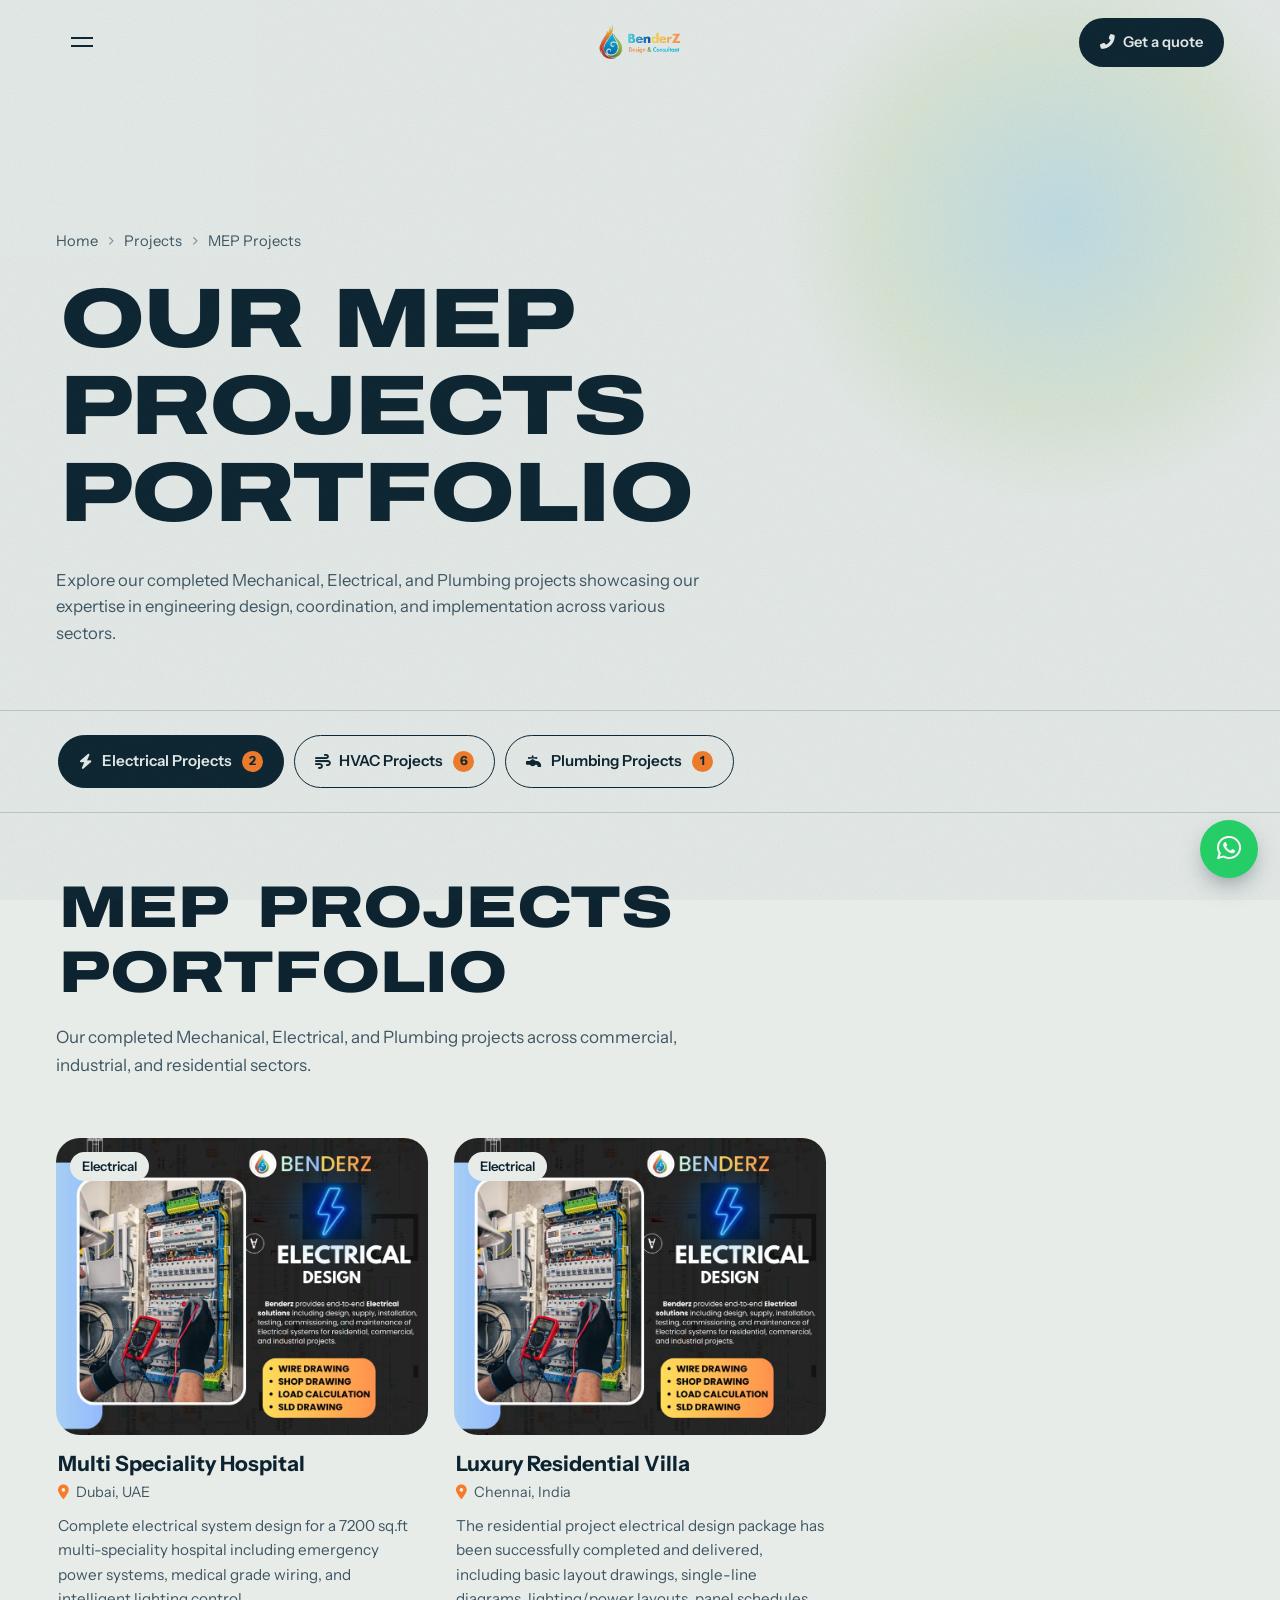
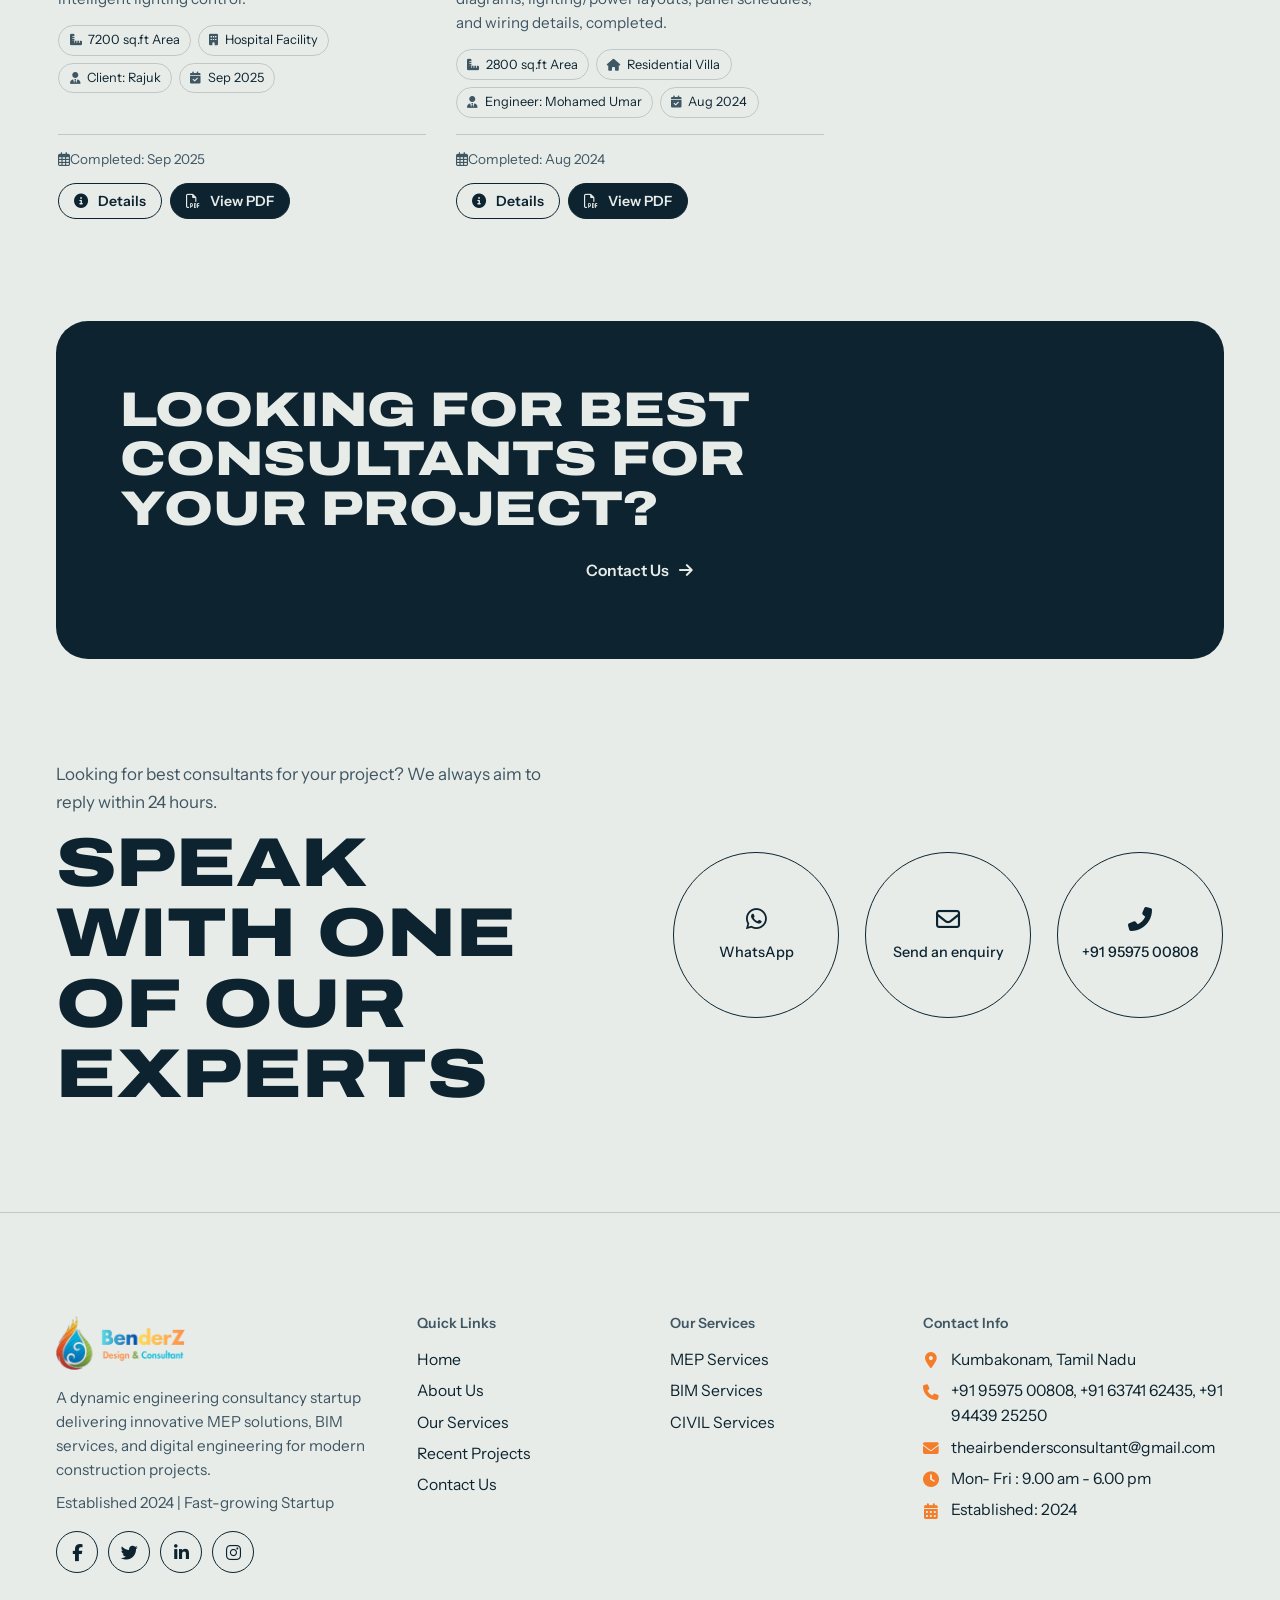
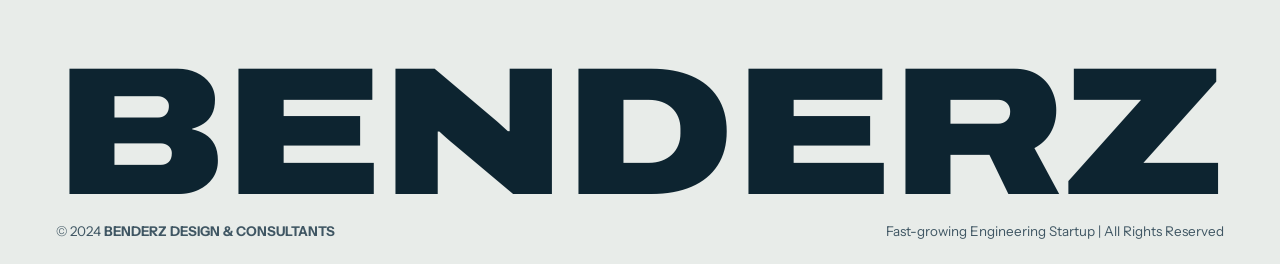
<file: meppro.html>
<!DOCTYPE html>
<html lang="en">
<head>
<meta charset="UTF-8">
<meta name="viewport" content="width=device-width, initial-scale=1.0">
<title>Our MEP Projects Portfolio | BENDERZ MEP - Design &amp; Consultants</title>
<meta name="description" content="Explore our completed Mechanical, Electrical, and Plumbing projects showcasing our expertise in engineering design, coordination, and implementation across various sectors.">
<meta name="theme-color" content="#E8ECE9">
<link rel="icon" type="image/png" href="images/logo.png">
<link rel="stylesheet" href="vendor/fontawesome/css/all.min.css">
<link rel="stylesheet" href="css/fonts.css">
<link rel="stylesheet" href="css/style.css">
<script>document.documentElement.classList.add('js')</script>
</head>
<body>
<a class="skip-link" href="#main">Skip to content</a>
<div class="tiles" id="tiles" aria-hidden="true"></div>
<header class="bar">
  <button class="burger" id="menuBtn" aria-label="Open menu" aria-expanded="false" aria-controls="menu"><span></span><span></span></button>
  <a class="bar-logo" href="index.html" aria-label="BENDERZ Design &amp; Consultants - Home"><img src="images/logo.png" alt="BENDERZ Design &amp; Consultant"></a>
  <a class="bar-cta" href="contact.html"><i class="fas fa-phone-alt"></i><span>Get a quote</span></a>
</header>
<nav class="menu" id="menu" aria-label="Main menu">
  <div class="menu-in">
    <ul class="menu-main">
      <li><a href="index.html">Home</a></li>
      <li><a href="about.html">About</a></li>
      <li><a href="index.html#services">Services</a></li>
      <li><a href="index.html#projects">Projects</a></li>
      <li><a href="contact.html">Contact</a></li>
    </ul>
    <div class="menu-side">
      <div class="grp"><h4>MEP</h4><ul><li><a class="g-t" href="mep.html">MEP Services</a></li><li><a href="mep.html#hvac">HVAC</a></li><li><a href="mep.html#fire-fighting">Fire Fighting</a></li><li><a href="mep.html#plumbing">Plumbing</a></li><li><a href="mep.html#electrical">Electrical</a></li></ul><a class="g-t" href="meppro.html">MEP Projects</a></div>
      <div class="grp"><h4>BIM</h4><ul><li><a class="g-t" href="bim.html">BIM Services</a></li><li><a href="bim.html#architectural-bim">Architectural BIM</a></li><li><a href="bim.html#structural-bim">Structural BIM</a></li><li><a href="bim.html#mep-bim">MEP BIM</a></li><li><a href="bim.html#coordination">Clash Detection</a></li></ul><a class="g-t" href="bimpro.html">BIM Projects</a></div>
      <div class="grp"><h4>Civil</h4><ul><li><a class="g-t" href="civil.html">Civil Services</a></li><li><a href="civil.html#structural-design">Structural Design</a></li><li><a href="civil.html#site-development">Site Development</a></li><li><a href="civil.html#construction">Construction</a></li><li><a href="civil.html#infrastructure">Infrastructure</a></li></ul><a class="g-t" href="civilpro.html">Civil Projects</a></div>
      <div class="grp"><h4>Company</h4><ul><li><a class="g-t" href="about.html">About Us</a></li><li><a href="about.html#our-company">Our Company</a></li><li><a href="about.html#our-team">Our Team</a></li><li><a class="g-t" href="contact.html">Contact Us</a></li></ul></div>
    </div>
    <div class="menu-foot">
      <a href="tel:+919597500808"><i class="fas fa-phone-alt"></i>+91 95975 00808</a>
      <a href="mailto:theairbendersconsultant@gmail.com"><i class="fas fa-envelope"></i>theairbendersconsultant@gmail.com</a>
      <span><i class="fas fa-clock"></i>Mon - Fri, 9.00 am - 6.00 pm</span>
      <a href="https://wa.me/919597500808?text=Hello%20BENDERZ%20Team,%20I%20would%20like%20to%20discuss%20a%20project" target="_blank" rel="noopener"><i class="fab fa-whatsapp"></i>Chat on WhatsApp</a>
    </div>
  </div>
</nav>
<main id="main">

<section class="page-hero"><div class="container"><nav class="crumbs" aria-label="Breadcrumb"><a href="index.html">Home</a> <i class="fas fa-chevron-right" aria-hidden="true"></i> <a href="index.html#projects">Projects</a> <i class="fas fa-chevron-right" aria-hidden="true"></i> <span>MEP Projects</span></nav><h1>Our MEP Projects Portfolio</h1><p>Explore our completed Mechanical, Electrical, and Plumbing projects showcasing our expertise in engineering design, coordination, and implementation across various sectors.</p></div></section>
<div class="tabbar-wrap"><div class="container"><div class="tabbar" role="tablist"><button class="tab active" data-target="electrical-projects" role="tab"><i class="fas fa-bolt"></i>Electrical Projects <span class="count">2</span></button><button class="tab" data-target="hvac-projects" role="tab"><i class="fas fa-wind"></i>HVAC Projects <span class="count">6</span></button><button class="tab" data-target="plumbing-projects" role="tab"><i class="fas fa-faucet"></i>Plumbing Projects <span class="count">1</span></button></div></div></div>
<section class="section" style="padding-top:64px"><div class="container"><div class="section-head reveal in"><span class="eyebrow">Portfolio</span><h2>MEP Projects Portfolio</h2><p>Our completed Mechanical, Electrical, and Plumbing projects across commercial, industrial, and residential sectors.</p></div>
<div class="panel active" id="electrical-projects" role="tabpanel"><div class="proj-grid"><article class="proj-card"><div class="proj-img"><img src="images/electrical-poster.jpg" alt="Multi Speciality Hospital" loading="lazy"><span class="badge">Electrical</span><div class="proj-overlay"><a href="pdf/electrical/1-MULTI-SPECLITY HOSPITAL.pdf" class="btn btn-primary btn-sm" target="_blank" rel="noopener"><i class="far fa-eye"></i> Quick View</a></div></div>
<div class="proj-body"><h3>Multi Speciality Hospital</h3><div class="loc"><i class="fas fa-map-marker-alt"></i>Dubai, UAE</div><p>Complete electrical system design for a 7200 sq.ft multi-speciality hospital including emergency power systems, medical grade wiring, and intelligent lighting control.</p><div class="chips"><span class="chip"><i class="fas fa-ruler-combined"></i>7200 sq.ft Area</span><span class="chip"><i class="fas fa-building"></i>Hospital Facility</span><span class="chip"><i class="fas fa-user-tie"></i>Client: Rajuk</span><span class="chip"><i class="fas fa-calendar-check"></i>Sep 2025</span></div>
<div class="proj-foot"><div class="date"><i class="far fa-calendar-alt"></i>Completed: Sep 2025</div><div class="actions"><button class="btn btn-ghost btn-sm" data-project="electrical1"><i class="fas fa-info-circle"></i> Details</button><a href="pdf/electrical/1-MULTI-SPECLITY HOSPITAL.pdf" class="btn btn-primary btn-sm" target="_blank" rel="noopener"><i class="far fa-file-pdf"></i> View PDF</a></div></div></div></article><article class="proj-card"><div class="proj-img"><img src="images/electrical-poster.jpg" alt="Luxury Residential Villa" loading="lazy"><span class="badge">Electrical</span><div class="proj-overlay"><a href="pdf/electrical/2-RESIDENTIAL.pdf" class="btn btn-primary btn-sm" target="_blank" rel="noopener"><i class="far fa-eye"></i> Quick View</a></div></div>
<div class="proj-body"><h3>Luxury Residential Villa</h3><div class="loc"><i class="fas fa-map-marker-alt"></i>Chennai, India</div><p>The residential project electrical design package has been successfully completed and delivered, including basic layout drawings, single-line diagrams, lighting/power layouts, panel schedules, and wiring details, completed.</p><div class="chips"><span class="chip"><i class="fas fa-ruler-combined"></i>2800 sq.ft Area</span><span class="chip"><i class="fas fa-home"></i>Residential Villa</span><span class="chip"><i class="fas fa-user-tie"></i>Engineer: Mohamed Umar</span><span class="chip"><i class="fas fa-calendar-check"></i>Aug 2024</span></div>
<div class="proj-foot"><div class="date"><i class="far fa-calendar-alt"></i>Completed: Aug 2024</div><div class="actions"><button class="btn btn-ghost btn-sm" data-project="electrical2"><i class="fas fa-info-circle"></i> Details</button><a href="pdf/electrical/2-RESIDENTIAL.pdf" class="btn btn-primary btn-sm" target="_blank" rel="noopener"><i class="far fa-file-pdf"></i> View PDF</a></div></div></div></article></div></div>
<div class="panel" id="hvac-projects" role="tabpanel"><div class="proj-grid"><article class="proj-card"><div class="proj-img dwg"><img src="images/projects/bp-yoga.jpg" alt="Premium Yoga Centre" loading="lazy"><span class="badge">HVAC</span><div class="proj-overlay"><a href="pdf/HVAC/01-YOGA CENTRE.pdf" class="btn btn-primary btn-sm" target="_blank" rel="noopener"><i class="far fa-eye"></i> Quick View</a></div></div>
<div class="proj-body"><h3>Premium Yoga Centre</h3><div class="loc"><i class="fas fa-map-marker-alt"></i>Dubai, UAE</div><p>Specialized HVAC system for premium yoga centre with precise temperature/humidity control, energy recovery ventilation, and silent operation design.</p><div class="chips"><span class="chip"><i class="fas fa-ruler-combined"></i>5900 sq.ft Total</span><span class="chip"><i class="fas fa-spa"></i>Yoga Centre</span><span class="chip"><i class="fas fa-user-tie"></i>Engineer: Prasanna</span><span class="chip"><i class="fas fa-calendar-check"></i>Mar 2024</span></div>
<div class="proj-foot"><div class="date"><i class="far fa-calendar-alt"></i>Completed: Mar 2024</div><div class="actions"><button class="btn btn-ghost btn-sm" data-project="hvac1"><i class="fas fa-info-circle"></i> Details</button><a href="pdf/HVAC/01-YOGA CENTRE.pdf" class="btn btn-primary btn-sm" target="_blank" rel="noopener"><i class="far fa-file-pdf"></i> View PDF</a></div></div></div></article><article class="proj-card"><div class="proj-img dwg"><img src="images/projects/bp-marriage-hall.jpg" alt="Grand Marriage Hall" loading="lazy"><span class="badge">HVAC</span><div class="proj-overlay"><a href="pdf/HVAC/02-MARRIAGE HALL-Asoor.pdf" class="btn btn-primary btn-sm" target="_blank" rel="noopener"><i class="far fa-eye"></i> Quick View</a></div></div>
<div class="proj-body"><h3>Grand Marriage Hall</h3><div class="loc"><i class="fas fa-map-marker-alt"></i>Kumbakonam, India</div><p>High-capacity HVAC system for large marriage hall with zone control, efficient air distribution, and rapid cooling capabilities for large gatherings.</p><div class="chips"><span class="chip"><i class="fas fa-ruler-combined"></i>11,500 sq.ft Area</span><span class="chip"><i class="fas fa-glass-cheers"></i>Marriage Hall</span><span class="chip"><i class="fas fa-user-tie"></i>Engineer: Mohamed Umar</span><span class="chip"><i class="fas fa-calendar-check"></i>Dec 2023</span></div>
<div class="proj-foot"><div class="date"><i class="far fa-calendar-alt"></i>Completed: Dec 2023</div><div class="actions"><button class="btn btn-ghost btn-sm" data-project="hvac2"><i class="fas fa-info-circle"></i> Details</button><a href="pdf/HVAC/02-MARRIAGE HALL-Asoor.pdf" class="btn btn-primary btn-sm" target="_blank" rel="noopener"><i class="far fa-file-pdf"></i> View PDF</a></div></div></div></article><article class="proj-card"><div class="proj-img dwg"><img src="images/projects/bp-villa.jpg" alt="Luxury Villa HVAC" loading="lazy"><span class="badge">HVAC</span><div class="proj-overlay"><a href="pdf/HVAC/03-VILLA.pdf" class="btn btn-primary btn-sm" target="_blank" rel="noopener"><i class="far fa-eye"></i> Quick View</a></div></div>
<div class="proj-body"><h3>Luxury Villa HVAC</h3><div class="loc"><i class="fas fa-map-marker-alt"></i>Trichy, India</div><p>Advanced HVAC system for luxury villa with multi-zone control, energy-efficient VRV technology, and integrated air purification for optimal indoor air quality.</p><div class="chips"><span class="chip"><i class="fas fa-ruler-combined"></i>7,600 sq.ft Area</span><span class="chip"><i class="fas fa-home"></i>Residential Villa</span><span class="chip"><i class="fas fa-user-tie"></i>Engineer: Mohamed Umar</span><span class="chip"><i class="fas fa-calendar-check"></i>Dec 2023</span></div>
<div class="proj-foot"><div class="date"><i class="far fa-calendar-alt"></i>Completed: Dec 2023</div><div class="actions"><button class="btn btn-ghost btn-sm" data-project="hvac3"><i class="fas fa-info-circle"></i> Details</button><a href="pdf/HVAC/03-VILLA.pdf" class="btn btn-primary btn-sm" target="_blank" rel="noopener"><i class="far fa-file-pdf"></i> View PDF</a></div></div></div></article><article class="proj-card"><div class="proj-img dwg"><img src="images/projects/bp-restaurant.jpg" alt="Fine Dining Restaurant" loading="lazy"><span class="badge">HVAC</span><div class="proj-overlay"><a href="pdf/HVAC/04-RESTUARANT.pdf" class="btn btn-primary btn-sm" target="_blank" rel="noopener"><i class="far fa-eye"></i> Quick View</a></div></div>
<div class="proj-body"><h3>Fine Dining Restaurant</h3><div class="loc"><i class="fas fa-map-marker-alt"></i>Chennai, India</div><p>Commercial HVAC system for fine dining restaurant with specialized kitchen exhaust, dining area climate control, and odor management systems.</p><div class="chips"><span class="chip"><i class="fas fa-ruler-combined"></i>17,600 sq.ft Area</span><span class="chip"><i class="fas fa-utensils"></i>Restaurant</span><span class="chip"><i class="fas fa-user-tie"></i>Engineer: Mohamed Umar</span><span class="chip"><i class="fas fa-calendar-check"></i>Dec 2023</span></div>
<div class="proj-foot"><div class="date"><i class="far fa-calendar-alt"></i>Completed: Dec 2023</div><div class="actions"><button class="btn btn-ghost btn-sm" data-project="hvac4"><i class="fas fa-info-circle"></i> Details</button><a href="pdf/HVAC/04-RESTUARANT.pdf" class="btn btn-primary btn-sm" target="_blank" rel="noopener"><i class="far fa-file-pdf"></i> View PDF</a></div></div></div></article><article class="proj-card"><div class="proj-img dwg"><img src="images/projects/bp-kitchen.jpg" alt="Commercial Kitchen Ventilation" loading="lazy"><span class="badge">HVAC</span><div class="proj-overlay"><a href="pdf/HVAC/05-KITCHEN  VENTILATION-A3-SIZE.pdf" class="btn btn-primary btn-sm" target="_blank" rel="noopener"><i class="far fa-eye"></i> Quick View</a></div></div>
<div class="proj-body"><h3>Commercial Kitchen Ventilation</h3><div class="loc"><i class="fas fa-map-marker-alt"></i>Dubai, UAE</div><p>Specialized kitchen hood ventilation system design for commercial kitchen with high heat load requirements and efficient smoke extraction.</p><div class="chips"><span class="chip"><i class="fas fa-ruler-combined"></i>700 sq.ft Area</span><span class="chip"><i class="fas fa-utensils"></i>Kitchen Ventilation</span><span class="chip"><i class="fas fa-user-tie"></i>Engineer: Mohamed Umar</span><span class="chip"><i class="fas fa-calendar-check"></i>Dec 2023</span></div>
<div class="proj-foot"><div class="date"><i class="far fa-calendar-alt"></i>Completed: Dec 2023</div><div class="actions"><button class="btn btn-ghost btn-sm" data-project="hvac5"><i class="fas fa-info-circle"></i> Details</button><a href="pdf/HVAC/05-KITCHEN  VENTILATION-A3-SIZE.pdf" class="btn btn-primary btn-sm" target="_blank" rel="noopener"><i class="far fa-file-pdf"></i> View PDF</a></div></div></div></article><article class="proj-card"><div class="proj-img dwg"><img src="images/projects/bp-villa-dubai.jpg" alt="Apartment Building Ventilation" loading="lazy"><span class="badge">HVAC</span><div class="proj-overlay"><a href="pdf/HVAC/06-VILLA-DUBAI.pdf" class="btn btn-primary btn-sm" target="_blank" rel="noopener"><i class="far fa-eye"></i> Quick View</a></div></div>
<div class="proj-body"><h3>Apartment Building Ventilation</h3><div class="loc"><i class="fas fa-map-marker-alt"></i>Dubai, UAE</div><p>Large-scale apartment building ventilation system design with energy recovery and air quality control for optimal indoor environment.</p><div class="chips"><span class="chip"><i class="fas fa-ruler-combined"></i>288,000 sq.ft Area</span><span class="chip"><i class="fas fa-building"></i>Apartment Ventilation</span><span class="chip"><i class="fas fa-user-tie"></i>Engineer: Mohamed Umar</span><span class="chip"><i class="fas fa-calendar-check"></i>Dec 2023</span></div>
<div class="proj-foot"><div class="date"><i class="far fa-calendar-alt"></i>Completed: Dec 2023</div><div class="actions"><button class="btn btn-ghost btn-sm" data-project="hvac6"><i class="fas fa-info-circle"></i> Details</button><a href="pdf/HVAC/06-VILLA-DUBAI.pdf" class="btn btn-primary btn-sm" target="_blank" rel="noopener"><i class="far fa-file-pdf"></i> View PDF</a></div></div></div></article></div></div>
<div class="panel" id="plumbing-projects" role="tabpanel"><div class="proj-grid"><article class="proj-card"><div class="proj-img"><img src="images/plumbing-poster.jpg" alt="Residential Plumbing System" loading="lazy"><span class="badge">Plumbing</span><div class="proj-overlay"><a href="pdf/plumbing/1-RESIDENTIAL- PLUMBING.pdf" class="btn btn-primary btn-sm" target="_blank" rel="noopener"><i class="far fa-eye"></i> Quick View</a></div></div>
<div class="proj-body"><h3>Residential Plumbing System</h3><div class="loc"><i class="fas fa-map-marker-alt"></i>Dubai, UAE</div><p>Complete plumbing system for luxury residence including water supply, drainage, sewage treatment, water recycling, and rainwater harvesting systems.</p><div class="chips"><span class="chip"><i class="fas fa-ruler-combined"></i>4,100 sq.ft Area</span><span class="chip"><i class="fas fa-home"></i>Residential Complex</span><span class="chip"><i class="fas fa-user-tie"></i>Engineer: Mohamed Umar</span><span class="chip"><i class="fas fa-calendar-check"></i>Feb 2024</span></div>
<div class="proj-foot"><div class="date"><i class="far fa-calendar-alt"></i>Completed: Feb 2024</div><div class="actions"><button class="btn btn-ghost btn-sm" data-project="plumbing1"><i class="fas fa-info-circle"></i> Details</button><a href="pdf/plumbing/1-RESIDENTIAL- PLUMBING.pdf" class="btn btn-primary btn-sm" target="_blank" rel="noopener"><i class="far fa-file-pdf"></i> View PDF</a></div></div></div></article></div></div>
</div></section>
<div class="container cta-wrap"><div class="cta-band reveal"><h2>Looking for best consultants for your project?</h2><a href="contact.html" class="btn btn-primary">Contact Us <i class="fas fa-arrow-right"></i></a></div></div>


<section class="talk"><div><p class="k reveal">Looking for best consultants for your project? We always aim to reply within 24 hours.</p><h2 data-chars>Speak with one of our experts</h2></div>
  <div class="orbs" data-stagger>
    <a class="orb reveal" href="https://wa.me/919597500808?text=Hello%20BENDERZ%20Team,%20I%20would%20like%20to%20discuss%20a%20project" target="_blank" rel="noopener"><i class="fab fa-whatsapp"></i>WhatsApp</a>
    <a class="orb reveal" href="contact.html"><i class="far fa-envelope"></i>Send an enquiry</a>
    <a class="orb reveal" href="tel:+919597500808"><i class="fas fa-phone-alt"></i>+91 95975 00808</a>
  </div></section>
</main>
<footer class="site-footer">
  <div class="foot-grid">
    <div class="foot-brand">
      <a href="index.html" class="foot-logo" aria-label="BENDERZ Design &amp; Consultants - Home"><img src="images/logo.png" alt="BENDERZ Design &amp; Consultant"></a>
      <p>A dynamic engineering consultancy startup delivering innovative MEP solutions, BIM services, and digital engineering for modern construction projects.</p>
      <p>Established 2024 | Fast-growing Startup</p>
      <div class="socials">
        <a href="#" aria-label="Facebook"><i class="fab fa-facebook-f"></i></a>
        <a href="#" aria-label="Twitter"><i class="fab fa-twitter"></i></a>
        <a href="#" aria-label="LinkedIn"><i class="fab fa-linkedin-in"></i></a>
        <a href="#" aria-label="Instagram"><i class="fab fa-instagram"></i></a>
      </div>
    </div>
    <div class="foot-links"><h4>Quick Links</h4><ul>
      <li><a href="index.html">Home</a></li><li><a href="about.html">About Us</a></li><li><a href="index.html#services">Our Services</a></li><li><a href="index.html#projects">Recent Projects</a></li><li><a href="contact.html">Contact Us</a></li></ul></div>
    <div class="foot-links"><h4>Our Services</h4><ul>
      <li><a href="mep.html">MEP Services</a></li><li><a href="bim.html">BIM Services</a></li><li><a href="civil.html">CIVIL Services</a></li></ul></div>
    <div class="foot-contact"><h4>Contact Info</h4><ul>
      <li><i class="fas fa-map-marker-alt"></i><span>Kumbakonam, Tamil Nadu</span></li>
      <li><i class="fas fa-phone"></i><span><a href="tel:+919597500808">+91 95975 00808</a>, <a href="tel:+916374162435">+91 63741 62435</a>, <a href="tel:+919443925250">+91 94439 25250</a></span></li>
      <li><i class="fas fa-envelope"></i><a href="mailto:theairbendersconsultant@gmail.com">theairbendersconsultant@gmail.com</a></li>
      <li><i class="fas fa-clock"></i><span>Mon- Fri : 9.00 am - 6.00 pm</span></li>
      <li><i class="fas fa-calendar-alt"></i><span>Established: 2024</span></li></ul></div>
  </div>
  <div class="foot-mark" data-fit aria-hidden="true"><span style="--i:0" aria-hidden="true">B</span><span style="--i:1" aria-hidden="true">E</span><span style="--i:2" aria-hidden="true">N</span><span style="--i:3" aria-hidden="true">D</span><span style="--i:4" aria-hidden="true">E</span><span style="--i:5" aria-hidden="true">R</span><span style="--i:6" aria-hidden="true">Z</span></div>
  <div class="copyright"><span>&copy; 2024 <strong>BENDERZ DESIGN &amp; CONSULTANTS</strong></span><span>Fast-growing Engineering Startup | All Rights Reserved</span></div>
</footer>
<a class="wa-float" href="https://wa.me/919597500808?text=Hello%20BENDERZ%20Team,%20I%20would%20like%20to%20discuss%20a%20project" target="_blank" rel="noopener" aria-label="Chat on WhatsApp"><i class="fab fa-whatsapp"></i></a>
<div class="modal" id="modal" role="dialog" aria-modal="true" aria-labelledby="modalTitle"><div class="modal-box"><div class="modal-head"><h3 id="modalTitle">Project Details</h3><button class="modal-x" aria-label="Close">&times;</button></div><div class="modal-body" id="modalBody"></div></div></div>
<script type="application/json" id="projData">{"electrical1": {"pdf": "pdf/electrical/1-MULTI-SPECLITY HOSPITAL.pdf", "detail": {"title": "Multi Speciality Hospital", "location": "Dubai, UAE", "image": "images/electrical-poster.jpg", "description": "Complete electrical system design for a state-of-the-art multi-speciality hospital. This project involved designing and implementing a comprehensive electrical infrastructure including emergency power systems, medical grade wiring, intelligent lighting control, and specialized electrical systems for medical equipment. The design ensures uninterrupted power supply and optimal functionality for critical healthcare services.", "features": [{"title": "Total Area", "value": "7200 sq.ft"}, {"title": "Project Type", "value": "Hospital Facility"}, {"title": "Client", "value": "Rajuk"}, {"title": "Completion Date", "value": "September 2025"}, {"title": "Electrical Load", "value": "1500 kVA"}, {"title": "Emergency Power", "value": "Dual UPS System"}], "scope": "Full electrical design including power distribution, lighting, emergency systems, and medical equipment power supply."}}, "electrical2": {"pdf": "pdf/electrical/2-RESIDENTIAL.pdf", "detail": {"title": "Luxury Residential Villa", "location": "Chennai, India", "image": "images/electrical-poster.jpg", "description": "Comprehensive electrical design for a luxury residential villa featuring smart home automation, energy-efficient lighting systems, advanced power distribution, and integrated security systems. The project incorporated modern electrical solutions for comfort, safety, and energy conservation.", "features": [{"title": "Total Area", "value": "2800 sq.ft"}, {"title": "Project Type", "value": "Residential Villa"}, {"title": "Engineer", "value": "Mohamed Umar"}, {"title": "Completion Date", "value": "August 2024"}, {"title": "Smart Home Features", "value": "Full Automation"}, {"title": "Energy Rating", "value": "5 Star"}], "scope": "Complete electrical installation with smart home integration and energy management system."}}, "hvac1": {"pdf": "pdf/HVAC/01-YOGA CENTRE.pdf", "detail": {"title": "Premium Yoga Centre", "location": "Dubai, UAE", "image": "images/projects/bp-yoga.jpg", "description": "Specialized HVAC system designed specifically for a premium yoga centre. The system provides precise temperature and humidity control, energy recovery ventilation, and silent operation to create an optimal environment for yoga practice and meditation.", "features": [{"title": "Total Area", "value": "5900 sq.ft"}, {"title": "Project Type", "value": "Yoga Centre"}, {"title": "Engineer", "value": "Prasanna"}, {"title": "Completion Date", "value": "March 2024"}, {"title": "Humidity Control", "value": "40-60% Range"}, {"title": "Noise Level", "value": "< 25 dB"}], "scope": "Complete HVAC system with specialized air quality control for wellness environment."}}, "hvac2": {"pdf": "pdf/HVAC/02-MARRIAGE HALL-Asoor.pdf", "detail": {"title": "Grand Marriage Hall", "location": "Kumbakonam, India", "image": "images/projects/bp-marriage-hall.jpg", "description": "High-capacity HVAC system for a large marriage hall designed to handle peak occupancy during events. Features zone control, efficient air distribution, and rapid cooling capabilities to maintain comfortable temperatures even during crowded gatherings.", "features": [{"title": "Total Area", "value": "11,500 sq.ft"}, {"title": "Project Type", "value": "Marriage Hall"}, {"title": "Engineer", "value": "Mohamed Umar"}, {"title": "Completion Date", "value": "December 2023"}, {"title": "Cooling Capacity", "value": "75 TR"}, {"title": "Zone Control", "value": "4 Independent Zones"}], "scope": "Complete HVAC installation with high-capacity cooling and zone management."}}, "hvac3": {"pdf": "pdf/HVAC/03-VILLA.pdf", "detail": {"title": "Luxury Villa HVAC", "location": "Trichy, India", "image": "images/projects/bp-villa.jpg", "description": "Advanced HVAC system for a luxury villa featuring multi-zone control, energy-efficient VRV technology, and integrated air purification systems. Designed for optimal indoor air quality and energy efficiency.", "features": [{"title": "Total Area", "value": "7,600 sq.ft"}, {"title": "Project Type", "value": "Residential Villa"}, {"title": "Engineer", "value": "Mohamed Umar"}, {"title": "Completion Date", "value": "December 2023"}, {"title": "System Type", "value": "VRV Multi-zone"}, {"title": "Air Purification", "value": "HEPA + UV"}], "scope": "Complete HVAC system with multi-zone VRV technology and air purification."}}, "hvac4": {"pdf": "pdf/HVAC/04-RESTUARANT.pdf", "detail": {"title": "Fine Dining Restaurant", "location": "Chennai, India", "image": "images/projects/bp-restaurant.jpg", "description": "Commercial HVAC system for a fine dining restaurant featuring specialized kitchen exhaust systems, dining area climate control, and advanced odor management. Designed to maintain optimal dining environment while efficiently managing kitchen ventilation.", "features": [{"title": "Total Area", "value": "17,600 sq.ft"}, {"title": "Project Type", "value": "Restaurant"}, {"title": "Engineer", "value": "Mohamed Umar"}, {"title": "Completion Date", "value": "December 2023"}, {"title": "Kitchen Exhaust", "value": "High Velocity System"}, {"title": "Odor Control", "value": "Carbon Filtration"}], "scope": "Complete HVAC system with specialized kitchen ventilation and dining area climate control."}}, "hvac5": {"pdf": "pdf/HVAC/05-KITCHEN  VENTILATION-A3-SIZE.pdf", "detail": {"title": "Commercial Kitchen Ventilation", "location": "Dubai, UAE", "image": "images/projects/bp-kitchen.jpg", "description": "Specialized kitchen hood ventilation system designed for commercial kitchens with high heat load requirements. Features efficient smoke extraction, heat recovery, and grease filtration systems for safe and comfortable kitchen environment.", "features": [{"title": "Total Area", "value": "700 sq.ft"}, {"title": "Project Type", "value": "Kitchen Ventilation"}, {"title": "Engineer", "value": "Mohamed Umar"}, {"title": "Completion Date", "value": "December 2023"}, {"title": "Exhaust Capacity", "value": "15,000 CFM"}, {"title": "Grease Filtration", "value": "Multi-stage System"}], "scope": "Complete kitchen ventilation system with heat recovery and air filtration."}}, "hvac6": {"pdf": "pdf/HVAC/06-VILLA-DUBAI.pdf", "detail": {"title": "Apartment Building Ventilation", "location": "Dubai, UAE", "image": "images/projects/bp-villa-dubai.jpg", "description": "Large-scale apartment building ventilation system with energy recovery and advanced air quality control. Designed to provide optimal indoor environment while maximizing energy efficiency and occupant comfort.", "features": [{"title": "Total Area", "value": "288,000 sq.ft"}, {"title": "Project Type", "value": "Apartment Building"}, {"title": "Engineer", "value": "Mohamed Umar"}, {"title": "Completion Date", "value": "December 2023"}, {"title": "Energy Recovery", "value": "Heat Wheel System"}, {"title": "Air Quality", "value": "CO2 Monitoring"}], "scope": "Complete building ventilation system with energy recovery and air quality control."}}, "plumbing1": {"pdf": "pdf/plumbing/1-RESIDENTIAL- PLUMBING.pdf", "detail": {"title": "Residential Plumbing System", "location": "Dubai, UAE", "image": "images/plumbing-poster.jpg", "description": "Complete plumbing system for a luxury residential complex including water supply, drainage, sewage treatment, water recycling, and rainwater harvesting systems. Designed for efficiency, reliability, and sustainability.", "features": [{"title": "Total Area", "value": "4,100 sq.ft"}, {"title": "Project Type", "value": "Residential Complex"}, {"title": "Engineer", "value": "Mohamed Umar"}, {"title": "Completion Date", "value": "February 2024"}, {"title": "Water Recycling", "value": "Greywater System"}, {"title": "Rainwater Harvesting", "value": "10,000L Capacity"}], "scope": "Complete plumbing installation with water conservation systems and efficient drainage."}}}</script>
<script src="js/main.js"></script>
</body>
</html>
</file>
<file: css/fonts.css>
/* Self-hosted fonts (works offline on XAMPP, no Google Fonts needed) */
@font-face{font-family:'Archivo';font-style:normal;font-weight:100 900;font-stretch:62% 125%;font-display:swap;src:url('../fonts/archivo-latin-standard-normal.woff2') format('woff2')}
@font-face{font-family:'Instrument Sans';font-style:normal;font-weight:400 700;font-display:swap;src:url('../fonts/instrument-sans-latin-wght-normal.woff2') format('woff2')}
</file>
<file: css/style.css>
/* BENDERZ Design & Consultants — v4 "drafting paper" design system */
:root{
  --paper:#E8ECE9;--paper2:#DAE1DD;--ink:#0D2430;--ink2:#3F5663;--line:rgba(13,36,48,.18);
  --flame:#F57C28;--water:#2AA6D4;--leaf:#7DB544;--bp:#0C3350;
  --display:'Archivo','Arial Black',Impact,sans-serif;--body:'Instrument Sans','Segoe UI',system-ui,sans-serif;
  --pad:clamp(20px,4.4vw,64px);--ease:cubic-bezier(.7,0,.2,1);--out:cubic-bezier(.16,1,.3,1);
}
*{box-sizing:border-box;margin:0;padding:0}
html{-webkit-text-size-adjust:100%}
body{font-family:var(--body);font-size:1.0625rem;line-height:1.6;color:var(--ink);background:var(--paper)}
body::after{content:"";position:fixed;inset:0;z-index:9500;pointer-events:none;opacity:.42;transform:translateZ(0);
  background-image:url("data:image/svg+xml;utf8,<svg xmlns='http://www.w3.org/2000/svg' width='220' height='220'><filter id='n'><feTurbulence type='fractalNoise' baseFrequency='.85' numOctaves='2' stitchTiles='stitch'/><feColorMatrix values='0 0 0 0 .05 0 0 0 0 .14 0 0 0 0 .19 0 0 0 .22 0'/></filter><rect width='100%' height='100%' filter='url(%23n)'/></svg>")}
img{max-width:100%;display:block}
a{color:inherit;text-decoration:none}
ul{list-style:none}
button{font:inherit;color:inherit;background:none;border:0;cursor:pointer}
h1,h2,h3,h4{font-family:var(--display);line-height:1.02;font-weight:800}
:focus-visible{outline:2px solid var(--flame);outline-offset:3px}
.sr{position:absolute;width:1px;height:1px;overflow:hidden;clip:rect(0 0 0 0);white-space:nowrap}
.skip-link{position:fixed;left:12px;top:-60px;z-index:9999;background:var(--ink);color:var(--paper);padding:10px 16px;border-radius:99px}
.skip-link:focus{top:12px}
.container{width:100%;max-width:1360px;margin:0 auto;padding:0 var(--pad)}
.disp{font-family:var(--display);font-weight:850;font-stretch:125%;text-transform:uppercase;letter-spacing:-.012em;line-height:.92}

/* ---------- buttons ---------- */
.btn{display:inline-flex;align-items:center;justify-content:center;gap:.65em;padding:.95em 1.55em;border-radius:99px;font-weight:600;font-size:.98rem;line-height:1;border:1.5px solid var(--ink);transition:background .35s,color .35s,border-color .35s,transform .35s var(--out)}
.btn-primary,.btn-dark{background:var(--ink);color:var(--paper)}
.btn-primary:hover,.btn-dark:hover{background:var(--flame);border-color:var(--flame);color:var(--ink)}
.btn-outline,.btn-ghost{background:transparent;color:var(--ink)}
.btn-outline:hover,.btn-ghost:hover{background:var(--ink);color:var(--paper)}
.btn-sm{padding:.7em 1.1em;font-size:.88rem}
.on-dark .btn-primary,.on-dark .btn-dark{background:var(--paper);color:var(--ink);border-color:var(--paper)}
.on-dark .btn-primary:hover{background:var(--flame);border-color:var(--flame)}
.on-dark .btn-outline,.on-dark .btn-ghost{color:var(--paper);border-color:var(--paper)}
.on-dark .btn-outline:hover{background:var(--paper);color:var(--ink)}

/* ---------- tile loader (block-by-block page reveal) ---------- */
.tiles{position:fixed;inset:0;z-index:9800;display:grid;pointer-events:none;background:var(--paper);animation:tilesGone 0s 3.2s forwards}
.tiles.built{background:none;animation:none}
.tiles i{background:var(--paper);animation:pop 0s steps(1) forwards;animation-delay:var(--d)}
@keyframes pop{to{visibility:hidden}}
@keyframes tilesGone{to{visibility:hidden}}
html:not(.js) .tiles{display:none}

/* ---------- top bar + menu ---------- */
.bar{position:fixed;inset:0 0 auto;z-index:950;display:flex;align-items:center;justify-content:space-between;padding:16px var(--pad);transition:transform .5s var(--ease);pointer-events:none}
.bar>*{pointer-events:auto}
.bar.hide{transform:translateY(-120%)}
body.menu-open .bar.hide{transform:none}
.burger{width:52px;height:52px;border-radius:50%;background:var(--paper);display:grid;place-content:center;gap:6px;transition:background .3s,transform .4s var(--out)}
.burger span{display:block;width:22px;height:2px;background:var(--ink);transition:transform .5s var(--ease),background .3s}
.burger:hover{transform:scale(1.08)}
body.menu-open .burger span:first-child{transform:translateY(4px) rotate(45deg)}
body.menu-open .burger span:last-child{transform:translateY(-4px) rotate(-45deg)}
.bar-logo{position:absolute;left:50%;transform:translateX(-50%);background:var(--paper);border-radius:99px;padding:6px 18px}
.bar-logo img{height:34px;width:auto}
.bar-cta{background:var(--ink);color:var(--paper);border-radius:99px;padding:.85em 1.4em;font-weight:600;font-size:.92rem;display:inline-flex;gap:.6em;align-items:center;transition:background .3s,color .3s}
.bar-cta:hover{background:var(--flame);color:var(--ink)}
.menu{position:fixed;inset:0;z-index:900;background:var(--ink);color:var(--paper);clip-path:inset(0 0 100% 0);visibility:hidden;transition:clip-path .8s var(--ease),visibility 0s .8s;overflow-y:auto}
.menu.open{clip-path:inset(0);visibility:visible;transition:clip-path .8s var(--ease)}
.menu-in{min-height:100%;display:grid;grid-template-columns:1.1fr 1.4fr;gap:clamp(24px,5vw,90px);padding:120px var(--pad) 40px;max-width:1500px;margin:0 auto}
.menu-main a{display:block;font-family:var(--display);font-stretch:125%;font-weight:850;text-transform:uppercase;font-size:clamp(2.2rem,5.6vw,5rem);line-height:1.04;padding:.06em 0;transform:translateY(40px);opacity:0;transition:transform .8s var(--out),opacity .6s,color .3s}
.menu.open .menu-main li:nth-child(1) a{transition-delay:.25s}.menu.open .menu-main li:nth-child(2) a{transition-delay:.31s}.menu.open .menu-main li:nth-child(3) a{transition-delay:.37s}.menu.open .menu-main li:nth-child(4) a{transition-delay:.43s}.menu.open .menu-main li:nth-child(5) a{transition-delay:.49s}
.menu.open .menu-main a{transform:none;opacity:1}
.menu-main a:hover,.menu-main a[aria-current]{color:var(--flame)}
.menu-side{display:grid;grid-template-columns:repeat(2,1fr);gap:34px 28px;align-content:start;padding-top:10px}
.menu-side h4{font-family:var(--body);font-size:.82rem;font-weight:600;letter-spacing:.02em;color:rgba(232,236,233,.55);margin-bottom:10px}
.menu-side a{display:block;padding:.18em 0;transition:color .25s,transform .3s var(--out)}
.menu-side a:hover{color:var(--flame);transform:translateX(5px)}
.menu-side .grp{border-top:1px solid rgba(232,236,233,.2);padding-top:14px}
.menu-side .grp ul{margin-bottom:10px}
.menu-side .grp a.g-t{font-weight:700;font-size:1.05rem}
.menu-foot{grid-column:1/-1;display:flex;flex-wrap:wrap;gap:12px 36px;border-top:1px solid rgba(232,236,233,.2);padding-top:22px;font-size:.96rem;color:rgba(232,236,233,.78)}
.menu-foot a:hover{color:var(--flame)}
.menu-foot i{margin-right:8px;color:var(--flame)}

/* ---------- hero ---------- */
.hero{position:relative;height:100vh;height:100svh;min-height:560px;overflow:hidden;background:var(--bp);color:var(--paper)}
.bp{position:absolute;inset:-3%;background:var(--bp);transition:translate .9s var(--out)}
.bp img{width:100%;height:100%;object-fit:cover;}
.hero-photo{position:absolute;inset:-4% 0;width:100%;height:108%;object-fit:cover;will-change:transform}
.hero::after{content:"";position:absolute;inset:0;background:linear-gradient(180deg,rgba(13,36,48,.35),rgba(13,36,48,0) 35%,rgba(13,36,48,.55))}
.hero-line{position:absolute;z-index:3;left:var(--pad);right:var(--pad);top:50%;margin-top:-1.2rem;text-align:center;font-size:clamp(.95rem,1.4vw,1.2rem);font-weight:500}
.hero-line span{position:absolute;inset:0;opacity:0;transform:translateY(14px);transition:opacity .7s,transform .8s var(--out)}
.hero-line span.on{opacity:1;transform:none}
.wordmark{position:absolute;z-index:3;left:var(--pad);right:var(--pad);bottom:clamp(40px,8vh,90px);display:flex;justify-content:space-between;font-family:var(--display);font-weight:900;font-stretch:125%;text-transform:uppercase;line-height:.78;color:var(--paper);font-size:17vw;white-space:nowrap;overflow:hidden;padding-top:.06em}
.wordmark span{display:block;transform:translateY(105%);transition:transform 1.1s var(--out);transition-delay:calc(var(--i)*70ms)}
.ready .wordmark span{transform:none}
.hero-meta{position:absolute;z-index:3;left:var(--pad);right:calc(var(--pad) + 70px);bottom:clamp(14px,3vh,30px);display:flex;justify-content:space-between;gap:16px;font-size:.88rem;opacity:.85}

/* ---------- shared section pieces ---------- */
.sec{padding:clamp(80px,11vw,170px) var(--pad)}
.wrap{max-width:1360px;margin:0 auto}
.h-big{font-size:clamp(2.1rem,5.2vw,4.6rem)}
.lead{font-size:clamp(1.05rem,1.35vw,1.28rem);color:var(--ink2);max-width:52ch}
.dot-label{display:flex;align-items:center;gap:10px;font-size:1rem;font-weight:500}
.dot-label::before{content:"";width:14px;height:14px;border-radius:50%;background:var(--ink)}
.circle-ic{width:54px;height:54px;border-radius:50%;border:1.5px solid var(--ink);display:grid;place-items:center;font-size:1.15rem;transition:background .4s,color .4s,transform .5s var(--out)}
.arrow-ic{width:44px;height:44px;border-radius:50%;border:1.5px solid currentColor;display:grid;place-items:center;font-size:.9rem;transition:background .35s,color .35s,transform .45s var(--out)}

/* tile-pop image reveal + blur-in */
.tilein{position:relative;overflow:hidden}
.tilein .tl{position:absolute;inset:0;display:grid;z-index:2;pointer-events:none}
.tilein .tl i{background:var(--paper)}
.tilein.in .tl i{animation:pop 0s steps(1) forwards;animation-delay:var(--d)}
.blur-in{filter:blur(16px);opacity:.15;transform:scale(1.05);transition:filter 1.4s var(--out),opacity 1.2s,transform 1.6s var(--out)}
.blur-in.in{filter:none;opacity:1;transform:none}
.reveal{opacity:0;transform:translateY(26px);transition:opacity .9s var(--out),transform 1s var(--out);transition-delay:calc(var(--i,0)*80ms)}
.reveal.in{opacity:1;transform:none}
html:not(.js) .reveal,html:not(.js) .blur-in{opacity:1;transform:none;filter:none}
.sw,.sc{display:inline-block}
.sw{margin-right:.28em}

/* ---------- intro ---------- */
.intro-top{text-align:center;margin-bottom:clamp(48px,7vw,96px)}
.intro-top p{font-size:clamp(1rem,1.3vw,1.2rem);color:var(--ink2);margin-bottom:10px}
.intro-top h2{font-size:clamp(2.4rem,7.4vw,7rem);font-stretch:125%;font-weight:850;text-transform:uppercase;letter-spacing:-.015em;line-height:.9}
.intro-grid{display:grid;grid-template-columns:1fr minmax(260px,31%) 1.15fr;gap:clamp(24px,4.4vw,72px);align-items:center}
.pillar{max-width:300px;margin:0 auto 54px;text-align:center}
.pillar .circle-ic{margin:0 auto 14px}
.pillar h4{font-family:var(--body);font-weight:700;font-size:1.12rem;margin-bottom:8px}
.pillar p{font-size:.95rem;color:var(--ink2);line-height:1.5}
.pillar:hover .circle-ic{background:var(--ink);color:var(--paper);transform:rotate(-8deg) scale(1.06)}
.collage{position:relative;aspect-ratio:4/5.2}
.collage .c1{position:absolute;left:0;top:0;width:78%;aspect-ratio:4/5;border-radius:26px;transform:rotate(-2deg)}
.collage .c2{position:absolute;right:0;bottom:0;width:58%;aspect-ratio:1;border-radius:26px;background:var(--bp);transform:rotate(2.5deg);box-shadow:0 0 0 7px var(--paper)}
.collage img{width:100%;height:100%;object-fit:cover}
.collage .c2 img{}
.intro-copy .scrub{font-size:clamp(1.15rem,1.6vw,1.5rem);font-weight:600;line-height:1.38;letter-spacing:-.005em;margin-bottom:26px}
.intro-copy p.s{font-size:.98rem;color:var(--ink2);margin-bottom:14px;max-width:56ch}
.intro-copy .btn{margin-top:14px}
.pill-row{display:grid;grid-template-columns:1fr 1fr;gap:18px 24px;margin:26px 0 8px;border-top:1px solid var(--line);padding-top:24px}
.pill-row .pillar{text-align:left;margin:0;max-width:none;display:grid;grid-template-columns:auto 1fr;gap:4px 14px;align-items:center}
.pill-row .pillar .circle-ic{grid-row:span 2;margin:0;width:46px;height:46px;font-size:1rem}

/* ---------- numbers ---------- */
.numbers{display:grid;grid-template-columns:repeat(4,1fr);gap:0 clamp(16px,3vw,48px);padding:0 var(--pad) clamp(70px,9vw,130px);max-width:1488px;margin:0 auto}
.num{border-top:1.5px solid var(--ink);padding-top:22px}
.num b{display:block;font-family:var(--display);font-stretch:125%;font-weight:850;font-size:clamp(3.2rem,8.4vw,8rem);line-height:.9;letter-spacing:-.02em}
.num .dot-label{margin-top:16px;font-size:.98rem}

/* ---------- service panels ---------- */
.svc-head{display:flex;justify-content:space-between;align-items:end;gap:30px;margin-bottom:clamp(30px,4vw,56px);flex-wrap:wrap}
.svc-row{display:grid;grid-template-columns:repeat(3,1fr);gap:14px}
.svc{--c:var(--flame);position:relative;overflow:hidden;isolation:isolate;border-radius:30px;background:var(--c);min-height:clamp(480px,46vw,640px);padding:clamp(24px,2.4vw,36px);display:flex;flex-direction:column;transition:color .5s}
.svc.bim{--c:var(--water)}.svc.civil{--c:var(--leaf)}
.svc::before{content:"";position:absolute;z-index:-1;left:50%;top:100%;width:170%;aspect-ratio:1;margin-left:-85%;border-radius:50%;background:var(--ink);transition:transform .9s var(--ease)}
.svc:hover::before,.svc:focus-within::before{transform:translateY(-62%)}
.svc:hover,.svc:focus-within{color:var(--paper)}
.svc .top{display:flex;justify-content:space-between;align-items:start}
.svc h3{font-size:clamp(2rem,3.3vw,3.2rem);font-stretch:125%;font-weight:850;text-transform:uppercase;margin:clamp(30px,4vw,60px) 0 14px;letter-spacing:-.01em}
.svc>p{font-size:1rem;max-width:34ch;opacity:.88}
.svc ul{margin-top:auto;padding-top:28px}
.svc li a{display:flex;justify-content:space-between;align-items:center;gap:12px;padding:.78em 0;border-top:1px solid currentColor;font-weight:600;transition:padding .35s var(--out)}
.svc li a small{display:block;font-weight:400;font-size:.82rem;opacity:.75}
.svc li a:hover{padding-left:10px}
.svc:hover .arrow-ic{transform:rotate(-45deg)}

/* ---------- trades (posters) ---------- */
.trades-head{display:flex;justify-content:space-between;align-items:end;gap:30px;flex-wrap:wrap;margin-bottom:clamp(30px,4vw,56px)}
.trades{display:grid;grid-template-columns:repeat(3,1fr);gap:clamp(14px,2vw,28px);align-items:start}
.trades .t:nth-child(2){margin-top:clamp(30px,6vw,90px)}
.t .tilein{aspect-ratio:4/5;border-radius:24px;background:var(--paper2)}
.t img{width:100%;height:100%;object-fit:cover;transition:transform 1.2s var(--out)}
.t:hover img{transform:scale(1.05)}
.t figcaption{display:flex;justify-content:space-between;align-items:center;gap:14px;padding:16px 4px 0}
.t h3{font-family:var(--body);font-size:1.3rem;font-weight:700}
.t p{font-size:.93rem;color:var(--ink2)}
.t:hover .arrow-ic{background:var(--ink);color:var(--paper);transform:rotate(-45deg)}

/* ---------- work rail ---------- */
.work{display:grid;grid-template-columns:minmax(230px,25%) 1fr;gap:clamp(20px,3vw,48px);padding:clamp(70px,9vw,140px) 0 clamp(70px,9vw,140px) var(--pad);max-width:1700px;margin:0 auto}
.work-head{align-self:start;position:sticky;top:110px}
.work-head h2{font-size:clamp(1.9rem,2.7vw,3rem);margin-bottom:18px}
.work-head p{color:var(--ink2);font-size:.98rem;margin-bottom:22px;max-width:30ch}
.work-head .btn{margin:0 8px 10px 0}
.rail-wrap{position:relative;min-width:0}
.rail{display:flex;gap:16px;overflow-x:auto;scroll-snap-type:x proximity;scrollbar-width:none;padding:0 var(--pad) 8px 0;cursor:grab;overscroll-behavior-x:contain}
.rail::-webkit-scrollbar{display:none}
.rail.drag{cursor:grabbing;scroll-snap-type:none}
.pc{position:relative;flex:0 0 clamp(250px,25vw,350px);aspect-ratio:3/4.1;border-radius:24px;overflow:hidden;background:var(--bp);color:var(--paper);scroll-snap-align:start;isolation:isolate}
.pc img{position:absolute;inset:0;width:100%;height:100%;object-fit:cover;transition:transform 1.2s var(--out);user-select:none;-webkit-user-drag:none}
.pc.dwg img{}
.pc:hover img{transform:scale(1.06)}
.pc::after{content:"";position:absolute;inset:0;z-index:1;background:linear-gradient(180deg,rgba(13,36,48,0) 38%,rgba(13,36,48,.92))}
.pc .tag{position:absolute;z-index:2;top:16px;left:16px;background:var(--paper);color:var(--ink);border-radius:99px;padding:.3em .85em;font-size:.82rem;font-weight:600}
.pc .pin{position:absolute;z-index:2;inset:auto 0 0;padding:20px}
.pc h3{font-family:var(--body);font-size:1.28rem;font-weight:700;line-height:1.15;margin-bottom:6px}
.pc p{font-size:.84rem;line-height:1.45;opacity:.82;display:-webkit-box;-webkit-line-clamp:3;-webkit-box-orient:vertical;overflow:hidden}
.pc .row{display:flex;justify-content:space-between;align-items:center;margin-top:14px;font-size:.9rem}
.pc .row a{border-bottom:1.5px solid var(--paper);padding-bottom:1px;font-weight:600}
.pc .row a::after{content:"";position:absolute;inset:0;z-index:3}
.rail-btn{position:absolute;z-index:5;top:50%;right:calc(var(--pad) - 24px);width:50px;height:50px;border-radius:50%;background:var(--ink);color:var(--paper);display:grid;place-items:center;transform:translateY(-50%);transition:background .3s,transform .4s var(--out)}
.rail-btn:hover{background:var(--flame);color:var(--ink);transform:translateY(-50%) scale(1.1)}
.rail-btn.prev{right:auto;left:-22px;display:none}
.bars{margin-top:clamp(40px,5vw,70px);padding-right:var(--pad);max-width:820px}
.bars h3{font-family:var(--body);font-size:1.15rem;font-weight:700;margin-bottom:18px}
.bar-row{display:grid;grid-template-columns:150px 1fr 34px;align-items:center;gap:14px;padding:7px 0;font-size:.95rem}
.bar-row .tr{height:12px;border-radius:99px;background:rgba(13,36,48,.1);overflow:hidden}
.bar-row .tr i{display:block;height:100%;width:0;background:var(--c,var(--ink));border-radius:99px;transition:width 1.5s var(--out) .15s}
.bars.in .tr i{width:var(--w)}
.bar-row b{text-align:right;font-weight:700}
.chips-row{display:flex;flex-wrap:wrap;gap:10px;margin-top:18px}
.chips-row a{border:1.5px solid var(--ink);border-radius:99px;padding:.65em 1.15em;font-weight:600;font-size:.92rem;transition:background .3s,color .3s}
.chips-row a:hover{background:var(--ink);color:var(--paper)}

/* ---------- scroll expand (oval -> full-bleed) ---------- */
.expand{position:relative;height:330vh;background:var(--paper)}
.ex-stick{position:sticky;top:0;height:100vh;height:100svh;overflow:hidden}
.ex-stick{--p:0;--q:1}
.ex-main{position:absolute;inset:0;background:var(--bp);color:var(--paper);will-change:clip-path}
.ex-main .bpimg{position:absolute;inset:0;width:100%;height:100%;object-fit:cover;transform:scale(calc(1.25 - var(--p)*.25))}
.ex-main::after{content:"";position:absolute;inset:0;background:radial-gradient(ellipse at center,rgba(8,36,58,.82),rgba(8,36,58,.62));opacity:calc(var(--p)*1.1)}
.ex-copy{position:absolute;z-index:2;inset:0;display:flex;flex-direction:column;align-items:center;justify-content:center;text-align:center;padding:0 var(--pad);opacity:clamp(0,calc((var(--p) - .72)*4),1);transform:translateY(calc((1 - var(--p))*40px))}
.ex-copy p.k{font-size:clamp(1rem,1.5vw,1.3rem);margin-bottom:14px}
.ex-copy h2{font-size:clamp(2.6rem,8.6vw,8.6rem);font-stretch:125%;font-weight:850;text-transform:uppercase;line-height:.9;margin-bottom:22px}
.ex-copy p.s{max-width:56ch;font-size:clamp(.98rem,1.2vw,1.1rem);opacity:.9;margin-bottom:26px}
.ex-sat{position:absolute;overflow:hidden;background:var(--bp);width:var(--w);aspect-ratio:var(--ar,3/4);left:var(--x);top:var(--y);border-radius:50%;opacity:calc(1 - var(--p)*1.9);transform:translate(calc(var(--p)*var(--tx)),calc(var(--p)*var(--ty))) rotate(calc(var(--r) + var(--p)*14deg)) scale(calc(1 - var(--p)*.3))}
.ex-sat img{width:100%;height:100%;object-fit:cover;}
.ex-hint{position:absolute;z-index:3;left:0;right:0;bottom:6vh;text-align:center;font-size:.92rem;color:var(--ink2);opacity:calc(1 - var(--p)*6)}
.ex-top{position:absolute;z-index:3;top:13vh;left:0;right:0;text-align:center;padding:0 var(--pad);opacity:calc(1 - var(--p)*5)}
.ex-top h2{font-size:clamp(1.6rem,3.2vw,2.8rem);font-stretch:125%;font-weight:850;text-transform:uppercase}

/* ---------- process ---------- */
.proc-h{font-size:clamp(2.4rem,7vw,6.6rem);font-stretch:125%;font-weight:850;text-transform:uppercase;line-height:.92;max-width:15ch;margin-bottom:clamp(40px,6vw,80px)}
.process{display:grid;grid-template-columns:repeat(4,1fr);gap:clamp(16px,2.4vw,40px)}
.step{position:relative;padding-top:26px}
.step::before{content:"";position:absolute;left:0;top:0;height:2px;width:100%;background:var(--ink);transform:scaleX(0);transform-origin:left;transition:transform 1.3s var(--out) calc(var(--i)*.18s)}
.step.in::before{transform:none}
.step .n{font-family:var(--display);font-stretch:125%;font-weight:850;font-size:clamp(2.6rem,4.6vw,4.4rem);line-height:1;display:block;color:transparent;-webkit-text-stroke:1.5px var(--ink);margin-bottom:22px;transition:color .6s .4s}
.step.in .n{color:var(--ink)}
.step h3{font-family:var(--body);font-size:1.4rem;font-weight:700;margin-bottom:10px}
.step p{color:var(--ink2);font-size:.98rem;max-width:30ch}

/* ---------- duo cards ---------- */
.duo{display:grid;grid-template-columns:1fr 1fr;gap:clamp(14px,3vw,48px);padding:0 var(--pad) clamp(70px,9vw,140px);max-width:1100px;margin:0 auto}
.duo figure{position:relative;aspect-ratio:3/3.7;border-radius:26px;overflow:hidden;background:var(--bp);color:var(--paper)}
.duo figure:nth-child(2){margin-top:clamp(40px,8vw,120px)}
.duo img{width:100%;height:100%;object-fit:cover;}
.duo figcaption{position:absolute;inset:auto 0 0;padding:26px;text-align:center;background:linear-gradient(180deg,transparent,rgba(12,51,80,.92))}
.duo h3{font-family:var(--body);font-size:1.35rem;font-weight:700}
.duo p{font-size:.95rem;opacity:.85}

/* ---------- talk (contact) ---------- */
.strip{height:clamp(240px,42vh,440px);border-radius:28px;overflow:hidden;background:var(--bp);margin:0 var(--pad);position:relative}
.strip img{position:absolute;left:0;top:-15%;width:100%;height:130%;object-fit:cover;will-change:transform}
.talk{display:grid;grid-template-columns:1fr auto;gap:clamp(24px,5vw,80px);align-items:center;padding:clamp(60px,8vw,120px) var(--pad);max-width:1488px;margin:0 auto}
.talk .k{color:var(--ink2);margin-bottom:12px}
.talk h2{font-size:clamp(2.2rem,5.4vw,5rem);font-stretch:125%;font-weight:850;text-transform:uppercase;max-width:11ch}
.orbs{display:flex;gap:clamp(12px,2vw,26px)}
.orb{position:relative;width:clamp(130px,13vw,180px);aspect-ratio:1;border-radius:50%;border:1.5px solid var(--ink);display:flex;flex-direction:column;align-items:center;justify-content:center;gap:10px;text-align:center;font-size:.9rem;font-weight:500;overflow:hidden;isolation:isolate;transition:color .45s}
.orb::before{content:"";position:absolute;z-index:-1;inset:0;border-radius:50%;background:var(--ink);transform:scale(0);transition:transform .6s var(--out)}
.orb:hover{color:var(--paper)}.orb:hover::before{transform:scale(1.02)}
.orb i{font-size:1.5rem}

/* ---------- footer ---------- */
.site-footer{padding:clamp(60px,8vw,110px) var(--pad) 0;border-top:1px solid var(--line);overflow:hidden}
.foot-grid{display:grid;grid-template-columns:1.5fr 1fr 1fr 1.4fr;gap:clamp(24px,3vw,56px);max-width:1360px;margin:0 auto}
.foot-logo img{height:54px;width:auto;margin-bottom:16px}
.site-footer h4{font-family:var(--body);font-size:.88rem;font-weight:600;color:var(--ink2);margin-bottom:14px}
.site-footer p{font-size:.95rem;color:var(--ink2);margin-bottom:8px;max-width:38ch}
.site-footer li{padding:.2em 0;font-size:.98rem}
.site-footer li a{transition:color .25s}
.site-footer li a:hover,.foot-contact a:hover{color:var(--flame)}
.foot-contact li{display:flex;gap:12px}
.foot-contact i{margin-top:.4em;color:var(--flame);width:16px;text-align:center}
.socials{display:flex;gap:10px;margin-top:16px}
.socials a{width:42px;height:42px;border-radius:50%;border:1.5px solid var(--ink);display:grid;place-items:center;transition:background .3s,color .3s}
.socials a:hover{background:var(--ink);color:var(--paper)}
.foot-mark{margin:clamp(40px,6vw,90px) calc(var(--pad)*-1) 0;padding:0 var(--pad);font-family:var(--display);font-weight:900;font-stretch:125%;text-transform:uppercase;line-height:.76;white-space:nowrap;display:flex;justify-content:space-between;font-size:17vw;overflow:hidden;padding-top:.08em}
.foot-mark span{display:block;transform:translateY(100%);transition:transform 1.1s var(--out);transition-delay:calc(var(--i)*60ms)}
.foot-mark.in span{transform:none}
.copyright{padding-right:76px;display:flex;justify-content:space-between;flex-wrap:wrap;gap:8px 20px;padding:18px 0 22px;font-size:.84rem;color:var(--ink2);max-width:1360px;margin:0 auto}
.wa-float{position:fixed;right:22px;bottom:22px;z-index:940;width:58px;height:58px;border-radius:50%;background:#25d366;color:#fff;display:grid;place-items:center;font-size:1.7rem;box-shadow:0 10px 26px -8px rgba(13,36,48,.55);transition:transform .4s var(--out)}
.wa-float:hover{transform:scale(1.1) rotate(-8deg)}
.progress{position:fixed;left:0;top:0;height:3px;width:100%;background:var(--flame);transform:scaleX(0);transform-origin:left;z-index:990}

/* ================= INNER PAGES ================= */
.page-hero{position:relative;padding:clamp(150px,19vw,230px) var(--pad) clamp(40px,5vw,72px);border-bottom:1px solid var(--line);overflow:hidden}
.page-hero::before{content:"";position:absolute;right:-6%;top:-10%;width:46vw;aspect-ratio:1;border-radius:50%;background:radial-gradient(circle,rgba(42,166,212,.2),rgba(125,181,68,.12) 45%,transparent 68%);pointer-events:none}
.page-hero .container{padding:0;max-width:1360px;position:relative}
.crumbs{display:flex;align-items:center;gap:10px;font-size:.92rem;color:var(--ink2);margin-bottom:26px}
.crumbs a:hover{color:var(--ink);text-decoration:underline}
.crumbs i{font-size:.55rem!important;opacity:.6}
.page-hero h1{font-size:clamp(2.4rem,6.6vw,6.2rem);font-stretch:125%;font-weight:850;text-transform:uppercase;letter-spacing:-.015em;line-height:.93;max-width:16ch;margin-bottom:26px}
.page-hero p{max-width:60ch;font-size:clamp(1.02rem,1.3vw,1.2rem);color:var(--ink2)}
.section{padding:clamp(60px,8vw,120px) 0}
.section>.container{max-width:1360px}
.eyebrow{display:none}
.section-head{margin-bottom:clamp(34px,4.6vw,64px);max-width:62ch}
.section-head.center{text-align:center;margin-left:auto;margin-right:auto}
.section-head h2,.panel-head h2{font-size:clamp(2rem,4.6vw,4rem);font-stretch:125%;font-weight:850;text-transform:uppercase;margin-bottom:16px}
.section-head p{color:var(--ink2)}
.view-all{display:flex;flex-wrap:wrap;gap:12px;justify-content:center;margin-top:clamp(30px,4vw,56px)}
.tabbar-wrap{padding:22px 0;border-bottom:1px solid var(--line)}
.tabbar-wrap .container{max-width:1360px}
.tabbar{display:flex;gap:10px;overflow-x:auto;scrollbar-width:none;padding:2px}
.tabbar::-webkit-scrollbar{display:none}
.tab{flex:0 0 auto;display:inline-flex;align-items:center;gap:.65em;padding:.85em 1.3em;border-radius:99px;border:1.5px solid var(--ink);font-weight:600;font-size:.95rem;white-space:nowrap;transition:background .3s,color .3s}
.tab:hover{background:rgba(13,36,48,.09)}
.tab.active{background:var(--ink);color:var(--paper)}
.tab .count{display:inline-grid;place-items:center;min-width:1.7em;height:1.7em;border-radius:99px;background:var(--flame);color:var(--ink);font-size:.78rem;font-weight:700}
.panel{display:none}
.panel.active{display:block;animation:panelIn .7s var(--out)}
@keyframes panelIn{from{opacity:0;transform:translateY(18px)}}
.svc-intro{display:grid;grid-template-columns:minmax(260px,.82fr) 1.25fr;gap:clamp(28px,5vw,80px);align-items:start;margin-bottom:clamp(50px,6vw,90px)}
.frame{position:relative;border-radius:28px;overflow:hidden;background:var(--paper2);aspect-ratio:4/3.3}
.svc-intro.is-poster .frame{aspect-ratio:4/5}
.frame img{width:100%;height:100%;object-fit:cover}
.panel-head>p{font-size:1.1rem;color:var(--ink2);margin-bottom:28px;max-width:56ch}
.panel-head h3{font-family:var(--body);font-size:1.12rem;font-weight:700;margin-bottom:12px;padding-top:22px;border-top:1px solid var(--line)}
.checks{display:grid;gap:2px 28px}
.checks.list-2{grid-template-columns:1fr 1fr}
.checks li{position:relative;padding:.55em 0 .55em 1.9em;font-size:.98rem;border-bottom:1px solid var(--line)}
.checks li::before{content:"\f00c";font-family:"Font Awesome 6 Free";font-weight:900;position:absolute;left:0;top:.68em;font-size:.8rem;color:var(--flame)}
.feat-grid{display:grid;grid-template-columns:repeat(4,1fr);gap:clamp(16px,2.4vw,36px);margin-bottom:clamp(50px,6vw,90px)}
.feat-card{border-top:1.5px solid var(--ink);padding-top:22px}
.feat-card .ic{width:50px;height:50px;border-radius:50%;border:1.5px solid var(--ink);display:grid;place-items:center;margin-bottom:18px;transition:background .4s,color .4s,transform .5s var(--out)}
.feat-card:hover .ic{background:var(--ink);color:var(--paper);transform:rotate(-10deg)}
.feat-card h4{font-family:var(--body);font-size:1.18rem;font-weight:700;margin-bottom:8px}
.feat-card p{color:var(--ink2);font-size:.96rem}
.extra{margin-bottom:clamp(50px,6vw,90px)}
.extra h3{font-size:clamp(1.4rem,2.4vw,2rem);margin-bottom:22px}
.extra-grid{display:grid;grid-template-columns:repeat(auto-fill,minmax(210px,1fr));gap:12px}
.ex-item{display:flex;align-items:center;gap:14px;padding:14px 18px;border:1.5px solid var(--line);border-radius:18px;transition:border-color .3s,background .3s}
.ex-item:hover{border-color:var(--ink);background:rgba(13,36,48,.04)}
.ex-ic{width:42px;height:42px;border-radius:50%;background:var(--ink);color:var(--paper);display:grid;place-items:center;flex:none;font-size:.95rem}
.ex-item h4{font-family:var(--body);font-size:1rem;font-weight:600}
.svc-cta,.cta-band{background:var(--ink);color:var(--paper);border-radius:32px;padding:clamp(30px,5vw,68px);display:grid;gap:14px}
.svc-cta h3,.cta-band h2{font-size:clamp(1.8rem,3.8vw,3.2rem);font-stretch:125%;font-weight:850;text-transform:uppercase;max-width:20ch}
.svc-cta p{max-width:60ch;opacity:.85}
.svc-cta .btns,.cta-band .btns{display:flex;flex-wrap:wrap;gap:12px;margin-top:12px}
.svc-cta .btn-primary{background:var(--paper);color:var(--ink);border-color:var(--paper)}
.svc-cta .btn-primary:hover{background:var(--flame);border-color:var(--flame)}
.svc-cta .btn-outline{color:var(--paper);border-color:var(--paper)}
.svc-cta .btn-outline:hover{background:var(--paper);color:var(--ink)}
/* projects */
.proj-grid{display:grid;grid-template-columns:repeat(3,1fr);gap:clamp(28px,3vw,44px) clamp(16px,2vw,28px)}
.proj-card{display:flex;flex-direction:column}
.proj-img{position:relative;aspect-ratio:4/3.2;border-radius:24px;overflow:hidden;background:var(--bp)}
.proj-img img{width:100%;height:100%;object-fit:cover;transition:transform 1.2s var(--out)}
.proj-card:hover .proj-img img{transform:scale(1.06)}
.proj-img.dwg img{}
.badge{position:absolute;z-index:2;top:14px;left:14px;background:var(--paper);color:var(--ink);border-radius:99px;padding:.32em .9em;font-size:.82rem;font-weight:600}
.proj-overlay{position:absolute;inset:0;z-index:3;display:grid;place-items:center;background:rgba(13,36,48,.5);opacity:0;transition:opacity .4s}
.proj-card:hover .proj-overlay,.proj-overlay:focus-within{opacity:1}
.proj-overlay .btn{background:var(--paper);color:var(--ink);border-color:var(--paper);transform:translateY(14px);transition:transform .5s var(--out),background .3s}
.proj-card:hover .proj-overlay .btn{transform:none}
.proj-overlay .btn:hover{background:var(--flame);border-color:var(--flame)}
.proj-body{padding:18px 2px 0;display:flex;flex-direction:column;flex:1}
.proj-body h3{font-family:var(--body);font-size:1.32rem;font-weight:700;margin-bottom:6px}
.loc{font-size:.9rem;color:var(--ink2);margin-bottom:10px}
.loc i{margin-right:7px;color:var(--flame)}
.proj-body>p{font-size:.95rem;color:var(--ink2);margin-bottom:14px}
.chips{display:flex;flex-wrap:wrap;gap:7px;margin-bottom:16px}
.chip{display:inline-flex;align-items:center;gap:.5em;border:1px solid var(--line);border-radius:99px;padding:.32em .8em;font-size:.8rem}
.chip i{color:var(--ink2);font-size:.75rem}
.proj-foot{margin-top:auto;display:flex;justify-content:space-between;align-items:center;gap:12px;flex-wrap:wrap;border-top:1px solid var(--line);padding-top:14px}
.proj-foot .date{font-size:.85rem;color:var(--ink2)}
.actions{display:flex;gap:8px}
/* modal */
.modal{position:fixed;inset:0;z-index:9700;display:grid;place-items:center;padding:20px;background:rgba(13,36,48,.7);backdrop-filter:blur(6px);opacity:0;visibility:hidden;transition:opacity .4s,visibility 0s .4s}
.modal.open{opacity:1;visibility:visible;transition:opacity .4s}
.modal-box{background:var(--paper);border-radius:30px;width:min(860px,100%);max-height:90vh;overflow:auto;transform:translateY(30px) scale(.97);transition:transform .6s var(--out)}
.modal.open .modal-box{transform:none}
.modal-head{display:flex;justify-content:space-between;align-items:center;padding:22px 28px;border-bottom:1px solid var(--line);position:sticky;top:0;background:var(--paper);z-index:2}
.modal-head h3{font-size:1.5rem;font-stretch:115%;text-transform:uppercase}
.modal-x{width:44px;height:44px;border-radius:50%;border:1.5px solid var(--ink);font-size:1.5rem;line-height:1;transition:background .3s,color .3s}
.modal-x:hover{background:var(--ink);color:var(--paper)}
.modal-body{padding:26px 28px 30px}
.m-top{display:grid;grid-template-columns:1fr 1fr;gap:22px;margin-bottom:24px}
.m-top img{width:100%;height:100%;min-height:200px;object-fit:cover;border-radius:20px;background:var(--bp)}
.m-info h4,.m-sec h4{font-family:var(--body);font-size:1.05rem;font-weight:700;margin-bottom:10px}
.m-info li{display:flex;gap:10px;padding:.45em 0;border-bottom:1px solid var(--line);font-size:.95rem}
.m-info li i{color:var(--flame);margin-top:.35em;width:14px}
.m-sec{margin-bottom:22px;color:var(--ink2)}
.specs{display:grid;grid-template-columns:repeat(3,1fr);gap:10px}
.spec{border:1px solid var(--line);border-radius:16px;padding:12px 14px}
.spec h5{font-size:.78rem;font-weight:600;color:var(--ink2);margin-bottom:2px}
.spec p{font-weight:700;color:var(--ink);font-size:.95rem}
.m-actions{display:flex;gap:10px;flex-wrap:wrap}
/* about */
.mv-grid{display:grid;grid-template-columns:repeat(3,1fr);gap:clamp(18px,2.6vw,40px);margin-bottom:clamp(50px,6vw,90px)}
.mv-card{border-top:1.5px solid var(--ink);padding-top:24px}
.mv-card .ic{width:56px;height:56px;border-radius:50%;background:var(--ink);color:var(--paper);display:grid;place-items:center;margin-bottom:20px;font-size:1.1rem}
.mv-card h3{font-size:1.7rem;margin-bottom:10px;font-stretch:115%;text-transform:uppercase}
.mv-card p{color:var(--ink2)}
.stats{display:grid;grid-template-columns:repeat(4,1fr);gap:clamp(16px,2.4vw,40px)}
.stat{border-top:1.5px solid var(--ink);padding-top:20px}
.stat b{display:block;font-family:var(--display);font-stretch:125%;font-weight:850;font-size:clamp(2.8rem,6.4vw,5.6rem);line-height:.95}
.stat b em{font-style:normal}
.stat>span{display:block;margin-top:10px}
.team-grid{display:grid;grid-template-columns:repeat(4,1fr);gap:clamp(16px,2vw,30px)}
.team-img{position:relative;aspect-ratio:4/5;border-radius:24px;overflow:hidden;background:var(--paper2)}
.team-img img{width:100%;height:100%;object-fit:cover;filter:grayscale(1);transition:filter .6s,transform 1.2s var(--out)}
.team-card:hover .team-img img{filter:none;transform:scale(1.05)}
.team-social{position:absolute;right:12px;bottom:12px;display:flex;gap:8px;transform:translateY(60px);transition:transform .5s var(--out)}
.team-card:hover .team-social{transform:none}
.team-social a{width:38px;height:38px;border-radius:50%;background:var(--paper);display:grid;place-items:center;font-size:.85rem}
.team-info{padding-top:16px}
.team-info h3{font-family:var(--body);font-size:1.3rem;font-weight:700}
.role{display:block;font-weight:600;color:#B7510A;font-size:.92rem;margin:2px 0 10px}
.team-info p{font-size:.93rem;color:var(--ink2);margin-bottom:12px}
.tags{display:flex;flex-wrap:wrap;gap:6px}
.tag{border:1px solid var(--line);border-radius:99px;padding:.25em .75em;font-size:.78rem}
/* contact */
.quick-cards{display:grid;grid-template-columns:repeat(3,1fr);gap:clamp(18px,2.6vw,40px);padding:clamp(40px,5vw,70px) 0}
.q-card{border-top:1.5px solid var(--ink);padding-top:22px}
.q-card .ic{width:54px;height:54px;border-radius:50%;border:1.5px solid var(--ink);display:grid;place-items:center;margin-bottom:16px;transition:background .4s,color .4s}
.q-card:hover .ic{background:var(--ink);color:var(--paper)}
.q-card h3{font-family:var(--body);font-size:1.2rem;font-weight:700;margin-bottom:8px}
.q-card a,.q-card p{display:block;color:var(--ink2)}
.q-card a:hover{color:#B7510A}
.contact-layout{display:grid;grid-template-columns:1fr 1.15fr;gap:clamp(28px,5vw,80px);align-items:start}
.info-stack{display:grid;gap:30px}
.info-box{border-top:1.5px solid var(--ink);padding-top:20px}
.info-box h3{font-family:var(--body);font-size:1.15rem;font-weight:700;margin-bottom:14px}
.info-box h3 i{margin-right:10px;color:var(--flame)}
.kv{display:grid;gap:10px;color:var(--ink2);font-size:.97rem}
.kv b{color:var(--ink);margin-right:8px}
.kv a:hover{color:#B7510A}
.form-card{background:var(--ink);color:var(--paper);border-radius:32px;padding:clamp(26px,4vw,52px);position:sticky;top:100px}
.form-card h3{font-size:clamp(1.7rem,3vw,2.5rem);font-stretch:125%;text-transform:uppercase;margin-bottom:10px}
.form-card>p{opacity:.8;margin-bottom:26px}
.field{margin-bottom:18px}
.field label{display:block;font-size:.88rem;font-weight:600;margin-bottom:6px;opacity:.85}
.field label i{margin-right:8px;color:var(--flame)}
.field input,.field select,.field textarea{width:100%;background:transparent;border:0;border-bottom:1.5px solid rgba(232,236,233,.4);color:var(--paper);font:inherit;padding:.6em 0;border-radius:0;transition:border-color .3s}
.field select option{color:var(--ink)}
.field textarea{min-height:120px;resize:vertical}
.field input::placeholder,.field textarea::placeholder{color:rgba(232,236,233,.45)}
.field input:focus,.field select:focus,.field textarea:focus{outline:0;border-color:var(--flame)}
.form-row{display:grid;grid-template-columns:1fr 1fr;gap:0 22px}
.form-card .btn-primary{background:var(--paper);color:var(--ink);border-color:var(--paper);width:100%;margin-top:6px}
.form-card .btn-primary:hover{background:var(--flame);border-color:var(--flame)}
.note{font-size:.84rem;opacity:.65;margin-top:12px}
.notice{display:none;margin-top:16px;padding:14px 16px;border-radius:16px;background:rgba(125,181,68,.25);font-size:.92rem}
.notice.show{display:block}
.notice a{text-decoration:underline}
.map-wrap{border-radius:30px;overflow:hidden;position:relative;background:var(--paper2)}
.map-wrap iframe{display:block;width:100%;height:clamp(300px,42vw,460px);border:0;filter:grayscale(.7) contrast(1.05)}
.map-cap{position:absolute;left:16px;bottom:16px;background:var(--paper);border-radius:99px;padding:.6em 1.1em;font-size:.9rem;font-weight:600}
.map-cap i{margin-right:8px;color:var(--flame)}

/* ---------- responsive ---------- */
@media (max-width:1100px){
  .intro-grid{grid-template-columns:1fr 1fr}
  .intro-grid .col-l{order:3;grid-column:1/-1;display:grid;grid-template-columns:1fr 1fr;gap:20px}
  .intro-grid .col-l .pillar{margin-bottom:0}
  .svc-row{grid-template-columns:1fr}.svc{min-height:420px}
  .work{grid-template-columns:1fr}.work-head{position:static}.work-head p{max-width:50ch}
  .process{grid-template-columns:repeat(2,1fr)}
  .foot-grid{grid-template-columns:1fr 1fr}
  .proj-grid{grid-template-columns:repeat(2,1fr)}
  .team-grid{grid-template-columns:repeat(2,1fr)}
  .feat-grid{grid-template-columns:repeat(2,1fr)}
  .contact-layout,.svc-intro{grid-template-columns:1fr}
  .form-card{position:static}
  .talk{grid-template-columns:1fr}
}
@media (max-width:760px){
  .bar-cta span{display:none}
  .bar-logo img{height:28px}
  .menu-in{grid-template-columns:1fr;padding-top:100px}
  .menu-side{grid-template-columns:1fr 1fr}
  .numbers,.stats{grid-template-columns:1fr 1fr}
  .intro-grid{grid-template-columns:1fr}
  .collage{max-width:380px;margin:0 auto;width:100%}
  .trades{grid-template-columns:1fr}.trades .t:nth-child(2){margin-top:0}
  .duo{grid-template-columns:1fr}.duo figure:nth-child(2){margin-top:0}
  .mv-grid,.quick-cards,.proj-grid,.process{grid-template-columns:1fr}
  .checks.list-2,.form-row,.m-top,.specs{grid-template-columns:1fr}
  .orbs{flex-wrap:wrap}
  .bar-row{grid-template-columns:110px 1fr 28px}
  .foot-grid{grid-template-columns:1fr}
  .hero-meta{flex-direction:column;gap:2px}
  .rail-btn{display:none}
  .ex-sat{display:none}
}
@media (prefers-reduced-motion:reduce){
  *,*::before,*::after{animation-duration:.001s!important;transition-duration:.001s!important;scroll-behavior:auto!important}
  .reveal,.blur-in{opacity:1;transform:none;filter:none}
  .tiles{display:none}
  .wordmark span,.foot-mark span{transform:none}
  .expand{height:auto}.ex-stick{position:relative;height:100vh}
  .ex-stick{--q:0;--p:1}
}

/* ---------- small additions ---------- */
.hw{display:inline-block;overflow:hidden;vertical-align:bottom;padding:0 .04em .1em;margin-right:.14em}
.hw>span{display:inline-block;transform:translateY(112%);transition:transform 1.1s var(--out);transition-delay:calc(var(--wi)*80ms + .35s)}
.ready .hw>span{transform:none}
.t{display:block}
.t figure{margin:0}
.svc .circle-ic{border-color:currentColor}
.svc:hover .circle-ic{background:transparent}
.svc h3 a{display:block}
.orb.reveal{transition:opacity .9s var(--out),transform 1s var(--out),color .45s}
.talk .k{max-width:46ch}
@media (prefers-reduced-motion:reduce){.hw>span{transform:none}}
html{overflow-x:clip}
.ex-main{clip-path:inset(20% 35% 16% 35% round 50%)}
.hw{margin-right:0}
.m-top img[src*="images/projects/"]{opacity:.85}
.m-top{background:none}

/* ================= v5: motion polish ================= */
.marquee{overflow:hidden;border-block:1.5px solid var(--ink);padding:clamp(14px,2vw,26px) 0;margin:0 0 clamp(70px,9vw,130px)}
.mq-track{display:flex;width:max-content;will-change:transform}

.mq-track span{font-family:var(--display);font-stretch:125%;font-weight:850;text-transform:uppercase;font-size:clamp(1.6rem,4vw,3.6rem);padding:0 clamp(18px,2.6vw,40px);white-space:nowrap;display:flex;align-items:center;gap:clamp(18px,2.6vw,40px)}
.mq-track span:nth-child(even){color:transparent;-webkit-text-stroke:1.5px var(--ink)}
.mq-track span::after{content:"";width:.34em;height:.34em;border-radius:50%;background:var(--flame)}
@keyframes mq{to{transform:translateX(-50%)}}
.cursor{position:fixed;left:0;top:0;z-index:9600;width:44px;height:44px;margin:-22px 0 0 -22px;border:1.5px solid var(--ink);border-radius:50%;pointer-events:none;opacity:0;transition:opacity .3s,width .35s var(--out),height .35s var(--out),margin .35s var(--out),background .3s,border-color .3s;will-change:transform}
.cursor.on{opacity:.9}
.cursor.hot{width:78px;height:78px;margin:-39px 0 0 -39px;background:rgba(245,124,40,.22);border-color:var(--flame)}
.btn i,.bar-cta i{transition:transform .4s var(--out)}
.btn:hover i.fa-arrow-right{transform:translateX(5px)}
.btn,.bar-cta,.orb{will-change:transform}
.tiles-out{background:none!important;animation:none!important;z-index:9900}
.tiles-out i{visibility:hidden;animation:popIn 0s steps(1) forwards;animation-delay:var(--d)}
@keyframes popIn{to{visibility:visible}}
.page-hero .container>p{opacity:0;transform:translateY(16px);transition:opacity 1s .9s,transform 1.1s var(--out) .9s}
.ready .page-hero .container>p{opacity:1;transform:none}
.crumbs{opacity:0;transition:opacity .8s .4s}.ready .crumbs{opacity:1}
.feat-card,.proj-card,.team-card,.mv-card,.q-card{transition:transform .6s var(--out)}
.feat-card:hover,.team-card:hover,.mv-card:hover{transform:translateY(-6px)}
.proj-card:hover{transform:translateY(-4px)}
html:not(.js) .page-hero .container>p,html:not(.js) .crumbs{opacity:1;transform:none}
@media (hover:none){.cursor{display:none}}

/* ================= contact page ================= */
.open-badge{display:inline-flex;align-items:center;gap:10px;margin-top:22px;border:1.5px solid var(--ink);border-radius:99px;padding:.55em 1.1em;font-size:.92rem;font-weight:600}
.open-badge::before{content:"";width:10px;height:10px;border-radius:50%;background:#9aa8b0}
.open-badge.is-open::before{background:#2fb344;box-shadow:0 0 0 0 rgba(47,179,68,.6);animation:pulse 2s infinite}
@keyframes pulse{70%{box-shadow:0 0 0 10px rgba(47,179,68,0)}100%{box-shadow:0 0 0 0 rgba(47,179,68,0)}}
.act-cards{display:grid;grid-template-columns:repeat(4,1fr);gap:clamp(12px,1.6vw,22px);padding:clamp(36px,5vw,64px) 0}
.act{position:relative;display:flex;flex-direction:column;gap:6px;border:1.5px solid var(--ink);border-radius:26px;padding:clamp(20px,2vw,28px);min-height:210px;overflow:hidden;isolation:isolate;transition:color .45s}
.act::before{content:"";position:absolute;z-index:-1;left:50%;top:100%;width:160%;aspect-ratio:1;margin-left:-80%;border-radius:50%;background:var(--ink);transition:transform .8s var(--ease)}
.act:hover::before{transform:translateY(-60%)}
.act:hover{color:var(--paper)}
.act .circle-ic{border-color:currentColor;margin-bottom:auto}
.act h3{font-family:var(--body);font-size:1.15rem;font-weight:700;margin-top:18px}
.act p,.act a.l{font-size:.95rem;opacity:.85;display:block}
.act .go{position:absolute;right:20px;top:20px}
.act:hover .go{transform:rotate(-45deg)}
.copy{display:inline-flex;align-items:center;gap:6px;font-size:.82rem;font-weight:600;border:1px solid currentColor;border-radius:99px;padding:.2em .7em;margin-top:6px;width:max-content;position:relative;z-index:2}
.copy.done{background:var(--leaf);border-color:var(--leaf);color:var(--ink)}
.pick{display:flex;flex-wrap:wrap;gap:8px}
.pick button{border:1.5px solid rgba(232,236,233,.45);border-radius:99px;padding:.55em 1em;font-size:.88rem;font-weight:600;transition:background .3s,color .3s,border-color .3s}
.pick button:hover{border-color:var(--paper)}
.pick button[aria-pressed="true"]{background:var(--paper);color:var(--ink);border-color:var(--paper)}
.err{display:none;color:#ffb18a;font-size:.84rem;margin-top:6px}
.field.bad .err{display:block}
.field.bad input,.field.bad textarea{border-color:#ffb18a}
.f-actions{display:grid;grid-template-columns:1fr 1fr;gap:10px;margin-top:8px}
.f-actions .btn{width:100%;margin:0}
.form-card .btn-wa{background:#25d366;border-color:#25d366;color:#06240f}
.form-card .btn-wa:hover{background:#fff;border-color:#fff}
.form-card .btn-primary{margin-top:0}
.faq{max-width:900px;margin:0 auto}
.faq details{border-bottom:1.5px solid var(--line)}
.faq summary{list-style:none;cursor:pointer;display:flex;justify-content:space-between;align-items:center;gap:20px;padding:22px 0;font-family:var(--body);font-weight:700;font-size:1.2rem}
.faq summary::-webkit-details-marker{display:none}
.faq summary::after{content:"+";font-size:1.8rem;line-height:1;font-weight:400;transition:transform .45s var(--out)}
.faq details[open] summary::after{transform:rotate(45deg)}
.faq details p{padding:0 0 24px;color:var(--ink2);max-width:62ch;animation:panelIn .6s var(--out)}
@media (max-width:1100px){.act-cards{grid-template-columns:repeat(2,1fr)}}
@media (max-width:560px){.act-cards{grid-template-columns:1fr}.f-actions{grid-template-columns:1fr}}

.ex-copy h2{text-shadow:0 4px 40px rgba(8,36,58,.6)}

.hero-photo,.strip img{backface-visibility:hidden}
.pc,.t,.svc,.act{contain:layout paint}

/* ================= v6: new hero intro ================= */
.intro{position:fixed;inset:0;z-index:9800;pointer-events:none;color:var(--paper)}
html:not(.js) .intro{display:none}
.in-top,.in-bot{position:absolute;left:0;right:0;height:50.6%;background:var(--bp);transition:transform 1.15s var(--ease);
  background-image:linear-gradient(rgba(190,226,244,.07) 1px,transparent 1px),linear-gradient(90deg,rgba(190,226,244,.07) 1px,transparent 1px);background-size:64px 64px}
.in-top{top:0}.in-bot{bottom:0}
.intro.open .in-top{transform:translateY(-101%)}
.intro.open .in-bot{transform:translateY(101%)}
.in-mid{position:absolute;inset:0;display:flex;flex-direction:column;align-items:center;justify-content:center;gap:22px;transition:opacity .45s,transform .9s var(--ease)}
.intro.open .in-mid{opacity:0;transform:scale(.94)}
.in-mid img{height:clamp(54px,8vw,92px);width:auto;animation:inLogo 1s var(--out) both}
@keyframes inLogo{from{opacity:0;transform:translateY(18px) scale(.9)}}
.in-count{display:flex;align-items:flex-start;font-family:var(--display);font-stretch:125%;font-weight:850;line-height:.85}
.in-count b{font-size:clamp(4.5rem,15vw,12rem);font-variant-numeric:tabular-nums;letter-spacing:-.02em}
.in-count span{font-size:clamp(1.4rem,3.4vw,3rem);margin:.35em 0 0 .15em;color:var(--flame)}
.in-line{width:min(420px,70vw);height:2px;background:rgba(232,236,233,.2);overflow:hidden}
.in-line i{display:block;height:100%;background:var(--flame);transform:scaleX(0);transform-origin:left}
.in-mid p{font-size:.95rem;opacity:.7;letter-spacing:.02em}
.hero-bg{position:absolute;inset:0;transform:scale(1.25);transition:transform 2.6s var(--out)}
.ready .hero-bg{transform:none}
.wordmark span{transform:translateY(112%) rotate(7deg);transform-origin:0 100%}
.ready .wordmark span{transform:none}
body.has-intro:not(.ready) .bar{transform:translateY(-140%)}
.hero-line,.hero-meta{opacity:0;transition:opacity 1s .9s}
.ready .hero-line,.ready .hero-meta{opacity:1}
.ready .hero-meta{opacity:.85}
html:not(.js) .hero-line,html:not(.js) .hero-meta{opacity:1}
@media (prefers-reduced-motion:reduce){.hero-bg{transform:none}.hero-line,.hero-meta{opacity:1}.intro{display:none}}

/* ================= v7: professional motion layer ================= */
.rise .hw{margin-right:.12em}
.rise .hw>span{transform:translateY(112%);transition-delay:calc(var(--wi)*70ms)}
.rise.in .hw>span{transform:none}
html:not(.js) .rise .hw>span{transform:none}
.rail .pc{opacity:0;transform:translateX(90px) scale(.96);transition:opacity 1s var(--out),transform 1.3s var(--out);transition-delay:calc(var(--i)*90ms)}
.rail.in .pc{opacity:1;transform:none}
html:not(.js) .rail .pc{opacity:1;transform:none}
.mq-track{transform-origin:center}
.t .tilein img,.collage img,.duo img{transform:scale(1.12);transition:transform 1.8s var(--out)}
.t .tilein.in img,.collage .tilein.in img{transform:none}
.duo .blur-in.in img{transform:none}
.t:hover .tilein.in img{transform:scale(1.05)}
.svc{transition:color .5s,transform .7s var(--out)}
.svc:hover{transform:translateY(-8px)}
.step{transition:transform .6s var(--out)}
.step:hover{transform:translateY(-6px)}
.num b{transition:transform .6s var(--out)}
.num:hover b{transform:translateX(8px)}
.work-head .btn{transition:background .35s,color .35s,border-color .35s,transform .35s var(--out)}
@media (prefers-reduced-motion:reduce){.rise .hw>span,.rail .pc{transform:none;opacity:1}}

/* ================= v8: professional About section ================= */
.about-top{display:grid;grid-template-columns:1.15fr 1fr;gap:clamp(30px,6vw,100px);align-items:end;padding-bottom:clamp(34px,5vw,64px);border-bottom:1.5px solid var(--ink);margin-bottom:clamp(36px,5vw,70px)}
.about-top h2{font-size:clamp(2.3rem,5.6vw,5.4rem);font-stretch:125%;font-weight:850;text-transform:uppercase;line-height:.92;letter-spacing:-.015em}
.about-lead .scrub{font-size:clamp(1.1rem,1.5vw,1.4rem);font-weight:600;line-height:1.42;max-width:44ch}
.about-body{display:grid;grid-template-columns:minmax(280px,.78fr) 1.22fr;gap:clamp(30px,6vw,100px);align-items:start}
.about-body .collage{width:100%;max-width:520px}
.about-copy{padding-top:6px}
.two-col{columns:2;column-gap:clamp(24px,3vw,44px);color:var(--ink2);font-size:.99rem;line-height:1.65}
.two-col p{break-inside:avoid;margin-bottom:16px}
.caps{display:grid;grid-template-columns:1fr 1fr;gap:0 clamp(24px,3vw,44px);margin-top:clamp(24px,3vw,40px)}
.cap{display:grid;grid-template-columns:auto 1fr;gap:2px 16px;align-items:center;padding:22px 0;border-top:1px solid var(--line)}
.cap .circle-ic{grid-row:span 2;width:52px;height:52px;font-size:1.05rem}
.cap h4{font-family:var(--body);font-size:1.12rem;font-weight:700;line-height:1.2}
.cap p{font-size:.93rem;color:var(--ink2);line-height:1.4}
.cap:hover .circle-ic{background:var(--ink);color:var(--paper);transform:rotate(-8deg) scale(1.06)}
.about-foot{display:flex;flex-wrap:wrap;align-items:center;gap:16px 28px;border-top:1.5px solid var(--ink);padding-top:26px;margin-top:6px;color:var(--ink2);font-size:.95rem}
@media (max-width:1000px){.about-top,.about-body{grid-template-columns:1fr}.about-body .collage{max-width:420px;margin:0 auto}}
@media (max-width:620px){.two-col{columns:1}.caps{grid-template-columns:1fr}}
.about{overflow-x:clip}
@media (max-width:760px){.rail-btn{display:none!important}}
</file>
